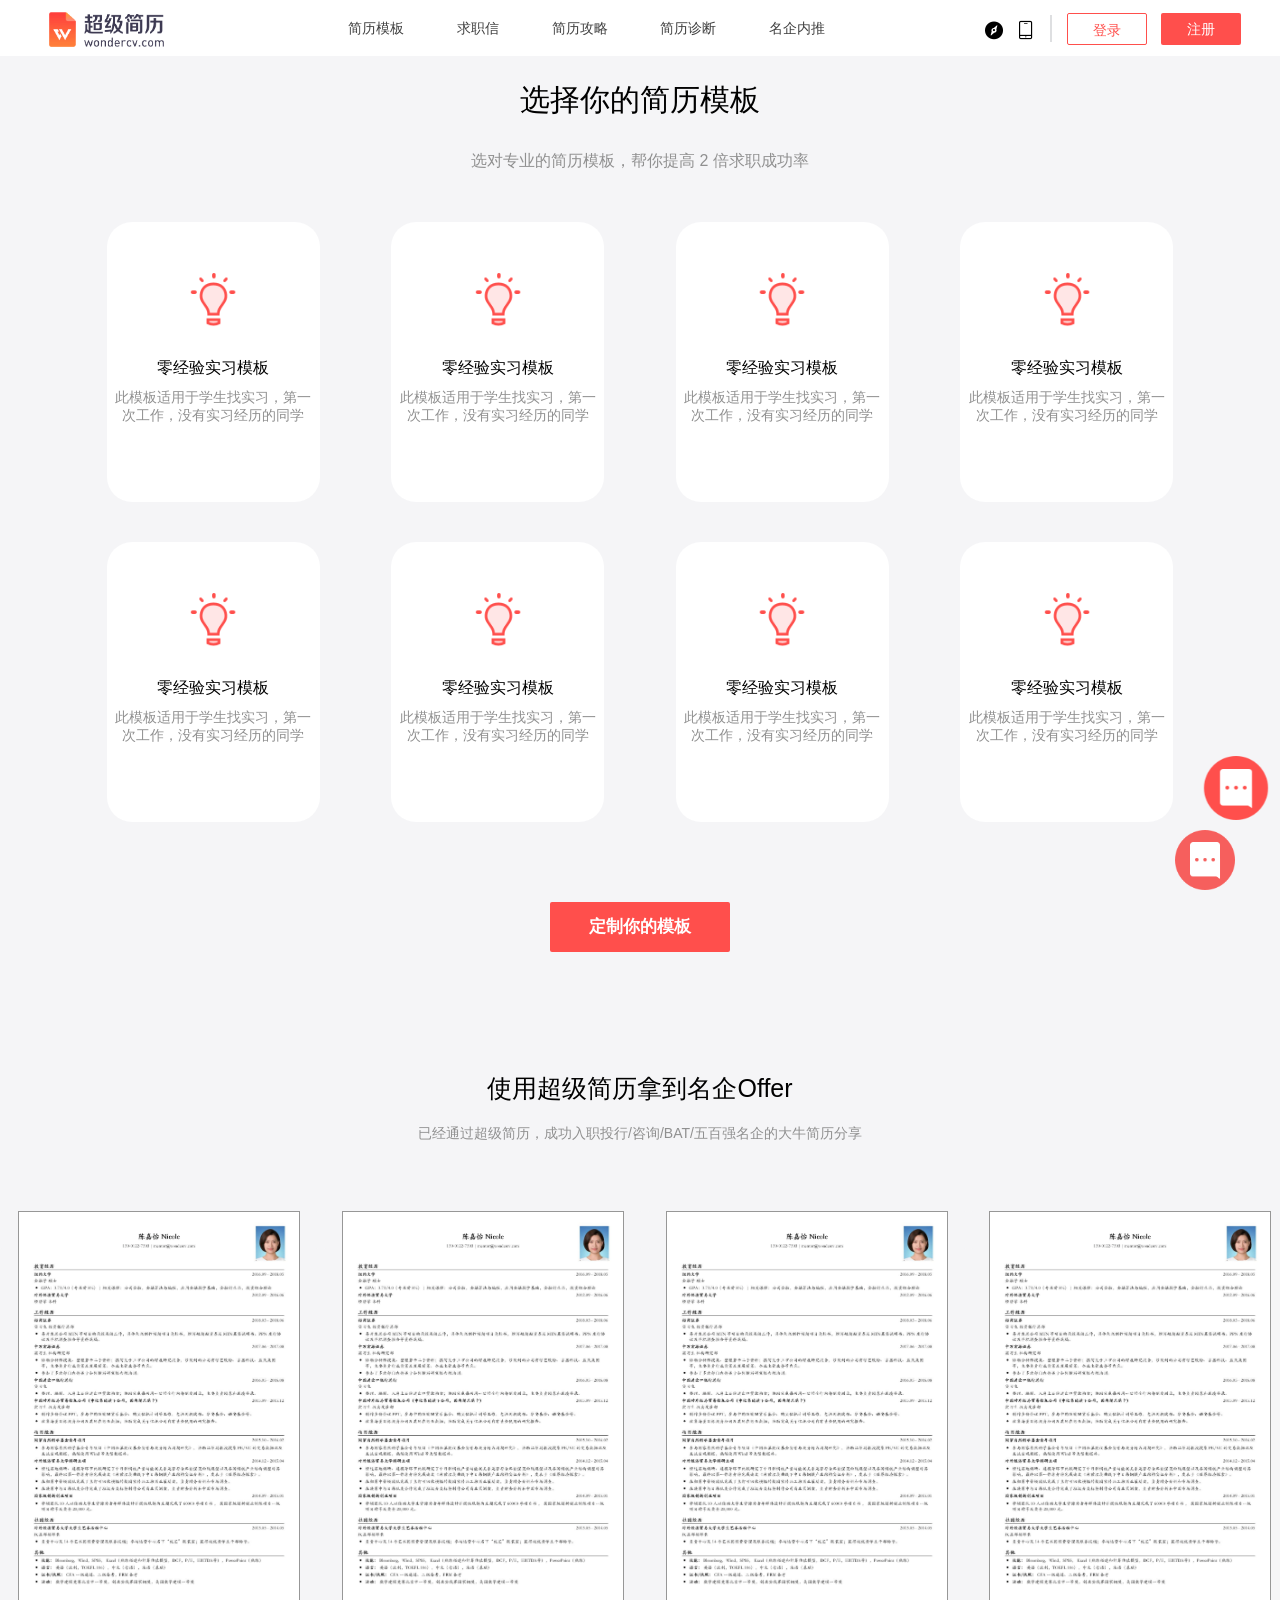
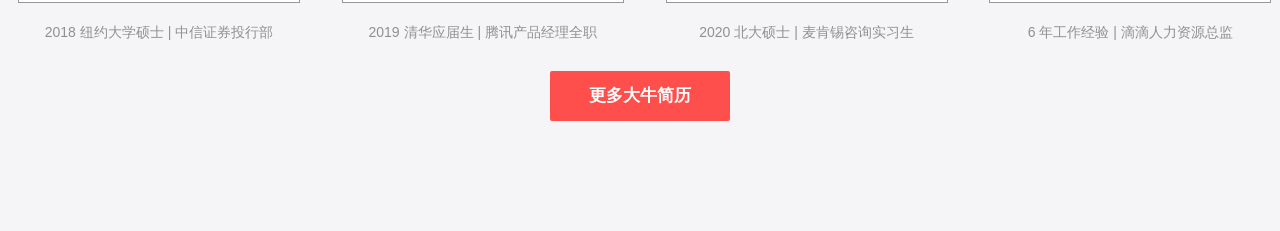
<file: jlmb.html>
<!DOCTYPE html>
<html>

<head>
	<meta charset="utf-8" />
	<meta name="viewport" content="width=device-width, initial-scale=1">
	<title>免费简历模板-英文简历模板-应届生简历模板专业制作 – 超级简历 WonderCV</title>
	<link rel="icon" href="img/favicon.ico">
	<link rel="stylesheet" type="text/css" href="layui/css/layui.css" />
	<script src="layui/layui.js" type="text/javascript" charset="utf-8"></script>
	<style type="text/css">
		* {
			margin: 0;
			padding: 0;
		}



		@media screen and (max-width: 380px) {
			.header .nav .nav_r .nav_r_icon i:nth-child(1) {
				display: none;
			}
		}

		@media screen and (max-width: 1130px) {
			.header .nav .nav_m {
				display: none;
			}

			.header .nav .nav_r .nav_r_btn a:nth-child(2) {
				display: none;
			}

			.header .nav .nav_r {
				float: right;
			}
		}

		.header {
			width: 100%;
			height: 56px;
			position: fixed;
			z-index: 999;
			top: 0;
			left: 0;
			margin: 0;
			background: #fff;
		}

		.header .nav {
			width: 100%;
			height: 56px;
		}

		.header .nav .nav_l {
			height: 56px;
			display: flex;
			justify-content: center;
			line-height: 56px;
		}

		.header .nav .nav_l a img {
			width: 115px;
		}

		.header .nav .nav_m {
			height: 56px;
		}

		.header .nav .nav_m ul {
			width: 530px;
			height: 56px;
			margin: 0 auto;
			line-height: 56px;
			list-style: none;
			display: flex;
			justify-content: space-around;
		}

		.header .nav .nav_m ul li {
			width: 100%;
			display: flex;
			justify-content: space-around;
		}

		.header .nav .nav_m ul li a {
			color: #404040;
		}

		.header .nav .nav_m ul li a:hover {
			color: #ff4f4c;
		}

		.header .nav .nav_r {
			height: 56px;
			display: flex;
		}

		.header .nav .nav_r .nav_r_icon {
			margin-left: 15px;
			margin-top: 20px;
		}

		.header .nav .nav_r .nav_r_icon i {
			margin-left: 10px;
			font-size: 18px;
			cursor: pointer;
		}

		.header .nav .nav_r .nav_r_icon i:nth-child(2) {
			display: inline-block;
			height: 35px;
		}

		.header .nav .nav_r .nav_r_icon i:nth-child(2):hover .model {
			display: block;
		}

		.header .nav .nav_r .model {
			width: 240px;
			height: 300px;
			background-color: #fff;
			border: 1px solid #DEDFE1;
			border-radius: 4px;
			cursor: pointer;
			position: absolute;
			left: -50px;
			top: 100%;
			z-index: 999;
			display: none;
		}

		.header .nav .nav_r .model:hover {
			display: block;
		}

		.header .nav .nav_r .model p {
			text-align: center;
			margin-top: 13px;
			font-size: 14px;
			color: #404040;
			margin-bottom: 5px;
		}

		.header .nav .nav_r .model img {
			width: 160px;
			display: block;
			margin: 0 auto;
		}

		.header .nav .nav_r .model .model_btn {
			width: 150px;
			margin: 0 auto;
			margin-top: 5px;
		}

		.header .nav .nav_r .model .model_btn a:nth-child(1) {
			background: #ff4f4c;
		}

		.header .nav .nav_r .model .model_btn a:nth-child(2) {
			margin: 0;
			background: #fff;
			margin-top: 7px;
			color: #ff4f4c;
			border: 1px solid #ff4f4c;
		}

		.header .nav .nav_r .model .model_btn a:nth-child(1):hover {
			background: #ff4f4c;
			color: #fff;
		}

		.header .nav .nav_r .model .model_btn a:nth-child(2):hover {
			background: #ff4f4c;
			color: #fff;
		}

		.header .nav .nav_r span {
			margin-left: 15px;
			margin-top: 15px;
			display: block;
			height: 25px;
			background: #dedfe1;
			border: 1px solid #dedfe1;
		}

		.header .nav .nav_r .nav_r_btn {
			margin-left: 15px;
			line-height: 56px;
		}

		.header .nav .nav_r .nav_r_btn a {
			display: inline-block;
			width: 80px;
			height: 32px;
			line-height: 32px;
			background: #ff4f4c;
		}

		.header .nav .nav_r .nav_r_btn a:nth-child(1) {
			border: 1px solid #ff4f4c;
			background: #fff;
			color: #ff4f4c;
		}

		.header .nav .nav_r .nav_r_btn a:nth-child(1):hover {
			background: #ff4f4c;
			color: #fff;
		}



		.anniu {
			width: 180px;
			height: 40px;
			margin: 0 auto;
			margin-top: 80px;
		}

		.mb {
			width: 100%;
			height: 15px;
			/* border: 1px soild red; */
			margin: 0 auto;
		}

		.con {
			height: auto;
			background: #f5f5f7;
		}

		dl {
			text-align: -webkit-center;
		}

		dt {
			margin-top: 30px;
		}

		dd {
			width: 200px;
			text-align: center;
			margin-top: 10px;
			color: #909090;
		}

		.gudingkuai {
			width: 60px;
			height: 60px;
			position: fixed;
			right: 45px;
			top: 830px;
		}

		.footer {
			width: 100%;
			height: 120px;
		}

		/* --------------------------------------------------客服---------------------------------------------------- */
		.kefu {
			display: block;
			position: fixed;
			box-sizing: border-box;
			font-size: 13px;
			color: rgb(255, 255, 255);
			text-align: center;
			cursor: pointer;
			text-decoration: none;
			z-index: 89;
			right: 0px;
			bottom: 0px;
			width: 64px;
			height: 64px;
			margin-bottom: 80px;
			margin-right: 30px;
		}

		.clearfix:after {
			display: block;
			clear: both;
			content: "";
			visibility: hidden;
			height: 0;
		}

		.clearfix {
			z-index: 1;
		}

		.kefu img {
			width: 64px;
		}
	</style>
</head>

<body>
	<!-- 简历模板头部 -->
	<div class="header">

		<div class="nav layui-row">
			<div class="nav_l layui-col-md2 layui-col-xs6">
				<a href="index.html"><img src="img/logo.png" alt=""></a>
			</div>

			<div class="nav_m layui-col-md7 layui-hide-xs">
				<ul>
					<li>
						<a href="jlmb.html">简历模板</a>
						<a href="qzx.html">求职信</a>
						<a href="jlgl.html">简历攻略</a>
						<a href="jlzd.html">简历诊断</a>
						<a href="mqnt.html">名企内推</a>
					</li>
				</ul>
			</div>

			<div class="nav_r layui-col-md3 layui-col-xs6">
				<div class="nav_r_icon">
					<i class="layui-icon layui-icon-find-fill"></i>
					<i class="layui-icon layui-icon-cellphone">
						<div class="model">
							<p>扫码下载App 同步编辑</p>
							<img src="img/app.png" id="img_1" alt="">
							<div class="model_btn">
								<a id="app_btn" class="layui-btn layui-btn-danger layui-btn-fluid">App</a>
								<a class="layui-btn layui-btn-danger layui-btn-fluid" id="weixin_btn">微信版</a>
							</div>
						</div>
					</i>
				</div>
				<span></span>
				<div class="nav_r_btn">
					<a class="layui-btn layui-btn-primary" href="login.html">登录</a>
					<a class="layui-btn layui-btn-danger" href="login.html">注册</a>
				</div>
			</div>

		</div>
	</div>
	<!-- 简历模板内容 -->
	<div class="con">
		<div class="layui-row">
			<div class="layui-col-md12 layui-col-xs12" style=" margin-top: 80px;">
				<p style="font-size: 30px; text-align: center;">选择你的简历模板</p>
			</div>
			<div class="layui-col-md12 layui-col-xs12" style=" margin-top: 30px;">
				<p style="text-align: center; font-size: 16px; color: #909090;">选对专业的简历模板，帮你提高 2 倍求职成功率</p>
			</div>
		</div>
		<div class="layui-row"
			style="margin-top: 50px; text-align: center; display: flex; justify-content: space-around;">
			<div class="layui-col-md2 layui-hide-xs" style="height: 280px; background: #ffffff; border-radius: 25px; ">
				<dl>
					<img src="img/zero-exp-icon.png" style="width: 60px; height: 55px; margin-top: 50px;">
					<dt>
						<h3>零经验实习模板</h3>
					</dt>
					<dd>
						<p>此模板适用于学生找实习，第一次工作，没有实习经历的同学</p>
					</dd>
				</dl>
			</div>
			<div class="layui-col-md2 layui-hide-xs" style="height: 280px; border-radius: 25px;  background: #ffffff;">
				<dl>
					<img src="img/zero-exp-icon.png" style="width: 60px; height: 55px; margin-top: 50px;">
					<dt>
						<h3>零经验实习模板</h3>
					</dt>
					<dd>
						<p>此模板适用于学生找实习，第一次工作，没有实习经历的同学</p>
					</dd>
				</dl>
			</div>
			<div class="layui-col-md2 layui-hide-xs" style="height: 280px; border-radius: 25px;  background: #ffffff;">
				<dl>
					<img src="img/zero-exp-icon.png" style="width: 60px; height: 55px; margin-top: 50px;">
					<dt>
						<h3>零经验实习模板</h3>
					</dt>
					<dd>
						<p>此模板适用于学生找实习，第一次工作，没有实习经历的同学</p>
					</dd>
				</dl>
			</div>
			<div class="layui-col-md2 layui-hide-xs" style="height: 280px; border-radius: 25px;  background: #ffffff;">
				<dl>
					<img src="img/zero-exp-icon.png" style="width: 60px; height: 55px; margin-top: 50px;">
					<dt>
						<h3>零经验实习模板</h3>
					</dt>
					<dd>
						<p>此模板适用于学生找实习，第一次工作，没有实习经历的同学</p>
					</dd>
				</dl>
			</div>
		</div>
		<div class="layui-row"
			style="margin-top: 40px; text-align: center; display: flex; justify-content: space-around;">
			<div class="layui-col-md2 layui-hide-xs" style="height: 280px; border-radius: 25px;  background: #ffffff;">
				<dl>
					<img src="img/zero-exp-icon.png" style="width: 60px; height: 55px; margin-top: 50px;">
					<dt>
						<h3>零经验实习模板</h3>
					</dt>
					<dd>
						<p>此模板适用于学生找实习，第一次工作，没有实习经历的同学</p>
					</dd>
				</dl>
			</div>
			<div class="layui-col-md2 layui-hide-xs" style="height: 280px; border-radius: 25px;  background: #ffffff;">
				<dl>
					<img src="img/zero-exp-icon.png" style="width: 60px; height: 55px; margin-top: 50px;">
					<dt>
						<h3>零经验实习模板</h3>
					</dt>
					<dd>
						<p>此模板适用于学生找实习，第一次工作，没有实习经历的同学</p>
					</dd>
				</dl>
			</div>
			<div class="layui-col-md2 layui-hide-xs" style="height: 280px; border-radius: 25px;  background: #ffffff;">
				<dl>
					<img src="img/zero-exp-icon.png" style="width: 60px; height: 55px; margin-top: 50px;">
					<dt>
						<h3>零经验实习模板</h3>
					</dt>
					<dd>
						<p>此模板适用于学生找实习，第一次工作，没有实习经历的同学</p>
					</dd>
				</dl>
			</div>
			<div class="layui-col-md2 layui-hide-xs" style="height: 280px; border-radius: 25px;  background: #ffffff;">
				<dl>
					<img src="img/zero-exp-icon.png" style="width: 60px; height: 55px; margin-top: 50px;">
					<dt>
						<h3>零经验实习模板</h3>
					</dt>
					<dd>
						<p>此模板适用于学生找实习，第一次工作，没有实习经历的同学</p>
					</dd>
				</dl>
			</div>
		</div>
		<div class="anniu">
			<div class="layui-row">
				<div class="layui-col-md12 layui-col-xs12">
					<a href="#"><button class="layui-btn layui-btn-fluid"
							style="width: 100%; height: 50px; background: #ff4f4c; font-size: 17px; font-weight: bold;">定制你的模板</button></a>
				</div>
			</div>
		</div>
		<div class="layui-row ">
			<div class="layui-col-md12 layui-col-sm12 layui-col-xs12" style=" margin-top: 120px;">
				<p style="font-size: 25px; text-align: center;">使用超级简历拿到名企Offer</p>
			</div>
			<div class="layui-col-md12 layui-col-xs12" style=" margin-top: 20px;">
				<p style="text-align: center; color: #909090;">已经通过超级简历，成功入职投行/咨询/BAT/五百强名企的大牛简历分享</p>
			</div>
		</div>
		<div class="layui-row layui-col-space15" id="layerDemo" style="margin-top: 50px; text-align: center;">
			<div class="layui-col-md3 layui-hide-xs" style="height: 395px; margin-top: 10px;">
				<button data-method="notice" class="layui-btn" style="background: #F5F5F7;">
					<img src="img/example_cv4_cn.jpg" style="width: 280px; height: 390px; border: 1px solid #979797;">
					<p style="color: #909090; margin-top: 10px; text-align: center; ">2018 纽约大学硕士 | 中信证券投行部</p>
				</button>
			</div>
			<div class="layui-col-md3 layui-hide-xs" style="height: 395px; margin-top: 10px;">
				<button data-method="notice" class="layui-btn" style="background: #F5F5F7;">
					<img src="img/example_cv4_cn.jpg" style="width: 280px; height: 390px; border: 1px solid #979797;">
					<p style="color: #909090; margin-top: 10px; text-align: center;">2019 清华应届生 | 腾讯产品经理全职</p>
				</button>
			</div>
			<div class="layui-col-md3 layui-hide-xs" style="height: 395px; margin-top: 10px;">
				<button data-method="notice" class="layui-btn" style="background: #F5F5F7;">
					<img src="img/example_cv4_cn.jpg" style="width: 280px; height: 390px; border: 1px solid #979797;">
					<p style="color: #909090; margin-top: 10px; text-align: center;">2020 北大硕士 | 麦肯锡咨询实习生</p>
				</button>
			</div>
			<div class="layui-col-md3 layui-hide-xs" style="height: 395px; margin-top: 10px;">
				<button data-method="notice" class="layui-btn" style="background: #F5F5F7;">
					<img src="img/example_cv4_cn.jpg" style="width: 280px; height: 390px; border: 1px solid #979797;">
					<p style="color: #909090; margin-top: 10px; text-align: center;">6 年工作经验 | 滴滴人力资源总监</p>
				</button>
			</div>


			<!-- 手机端 -->
			<div class="layui-col-xs6 layui-col-md-offset2 layui-hide-md" style="height: 100%; ">
				<button data-method="notice" class="layui-btn" style="background: #F5F5F7;"><img
						src="img/example_cv4_cn.jpg" style="width: 100%; border: 1px solid #979797;"></button>
				<p style="color: #909090; margin-top: 220px; text-align: center; ">2018 纽约大学硕士 | 中信证券投行部</p>
			</div>
			<div class="layui-col-xs6 layui-hide-md" style="height: 100%; ">
				<button data-method="notice" class="layui-btn" style="background: #F5F5F7;"><img
						src="img/example_cv4_cn.jpg" style="width: 100%; border: 1px solid #979797;"></button>
				<p style="color: #909090; margin-top: 220px; text-align: center;">2019 清华应届生 | 腾讯产品经理全职</p>
			</div>

			<div class="layui-col-xs6 layui-hide-md" style="height: 100%; margin-top: 20px;">
				<button data-method="notice" class="layui-btn" style="background: #F5F5F7;"><img
						src="img/example_cv4_cn.jpg" style="width: 100%; border: 1px solid #979797;"></button>
				<p style="color: #909090; margin-top: 220px; text-align: center;">2020 北大硕士 | 麦肯锡咨询实习生</p>
			</div>
			<div class="layui-col-xs6 layui-hide-md" style="height: 100%;margin-top: 20px; ">
				<button data-method="notice" class="layui-btn" style="background: #F5F5F7;"><img
						src="img/example_cv4_cn.jpg" style="width: 100%; border: 1px solid #979797;"></button>
				<p style="color: #909090; margin-top: 220px; text-align: center;">6 年工作经验 | 滴滴人力资源总监</p>
			</div>
		</div>

		<div class="anniu">
			<div class="layui-row">
				<div class="layui-col-md12 layui-col-xs12">
					<a href="#"><button class="layui-btn layui-btn-fluid"
							style="width: 100%; height: 50px; background: #ff4f4c; font-size: 17px; font-weight: bold;">更多大牛简历</button></a>
				</div>
			</div>
		</div>


		<!-- 固定块 -->
		<div class="gudingkuai">
			<img src="img/custom_service_btn.png" style="width: 60px;height: 60px;">
		</div>


		<!-- 弹出层JQ -->
		<script>
			layui.use('layer', function () { //独立版的layer无需执行这一句
				var $ = layui.jquery, layer = layui.layer; //独立版的layer无需执行这一句

				//触发事件
				var active = {
					setTop: function () {
						var that = this;
					}

					, notice: function () {
						//示范一个公告层
						layer.open({
							type: 1
							, title: false //不显示标题栏
							, closeBtn: false
							, area: '500px;'
							, shade: 0.8
							, id: 'LAY_layuipro' //设定一个id，防止重复弹出
							, btn: ['关闭']
							, btnAlign: 'c'
							, moveType: 1 //拖拽模式，0或者1
							, content: '<img src="img/example_cv4_cn.jpg" style="width: 500px; height: 710px;"> <button class="layui-btn layui-btn-fluid" style="width:140px; height: 40px; margin-left:180px; margin-top:-650px; background: #ff4f4c; font-size: 15px; font-weight: bold;">使用模板</button>'
						});
					}
				};

				$('#layerDemo .layui-btn').on('click', function () {
					var othis = $(this), method = othis.data('method');
					active[method] ? active[method].call(this, othis) : '';
				});
			});
		</script>






		<!-- 底部 -->
		<div class="footer">

		</div>
	</div>




	<a class="kefu site-demo-button" id="layerDemo">
		<button data-method="offset" data-type="rb" class="layui-btn layui-btn-normal" style="background: 0">
			<img src="img/新客服_1530523129_941.png" alt="">
		</button>
	</a>


	<script>
		layui.use('layer', function () { //独立版的layer无需执行这一句
			var $ = layui.jquery, layer = layui.layer; //独立版的layer无需执行这一句

			//触发事件
			var active = {
				setTop: function () {
					var that = this;

				}
				, offset: function (othis) {
					var type = othis.data('type')
						, text = othis.text();

					layer.open({
						type: 1
						, offset: type //具体配置参考：http://www.layui.com/doc/modules/layer.html#offset
						, id: 'layerDemo' + type //防止重复弹出
						, title: ['超级简历机器人', 'font-size:14px; color:#fff; background: #ff4f4c;']
						, content: `<div style="width: 364px; height:512px; margin: 0 auto;">
						  <div style="height: 364px; padding-top: 30px; background: #F5F8FA; padding-left: 12px;
						  padding-right: 12px;z-index:90">
							  <dl style="">
								  <dt style="font-size: 12px;color: rgba(36,46,51,.4); padding-left: 10px">超级简历机器人18:40:52 </dt>
								  <dd style=" margin-top: 5px; padding: 5px 0 5px 10px ;background: #fff; border-radius: 20px; display: inline-block">您好，很高兴为您服务！</dd>
							  </dl>
						  </div>
		
						  <div class="clearfix" style="padding: 12px 14px; font-size: 14px;">
							  <div>
								  <i style="color: #C7C6C6; font-size: 22px;" class="layui-icon layui-icon-praise"></i>
								  <a style="color: #C7C6C6; float: right" href="">转人工</a>
							  </div>
							  <input style="width: 80%; border: 0; overflow: hidden; overflow-wrap: break-word; height: 40px;" type="text" placeholder="很高兴为您服务，请描述您的问题">
							  <button style="height: 28px; line-height: 23px; background: rgb(245, 245, 245); float: right;padding: 3px 9px; margin-top: 27px;" class="layui-btn layui-btn-primary">发送</button>
						  </div>
		
		
						  <div style="background-color: #F7F7F7; border-top: 1px solid #eee; height: 30px;
						  line-height: 30px; text-align: center">
							  <a style="color: #C7C6C6; font-size: 12px;" href="">Udesk提供客服软件支持</a>
						  </div>
					  </div>`
						, anim: 2
						, area: ['364px', '572px']
						, shade: 0 //不显示遮罩
						, yes: function () {
							layer.closeAll();
						}
					});
				}
			};

			$('#layerDemo .layui-btn').on('click', function () {
				var othis = $(this), method = othis.data('method');
				active[method] ? active[method].call(this, othis) : '';
			});

		});
	</script>
</body>

</html>
</file>
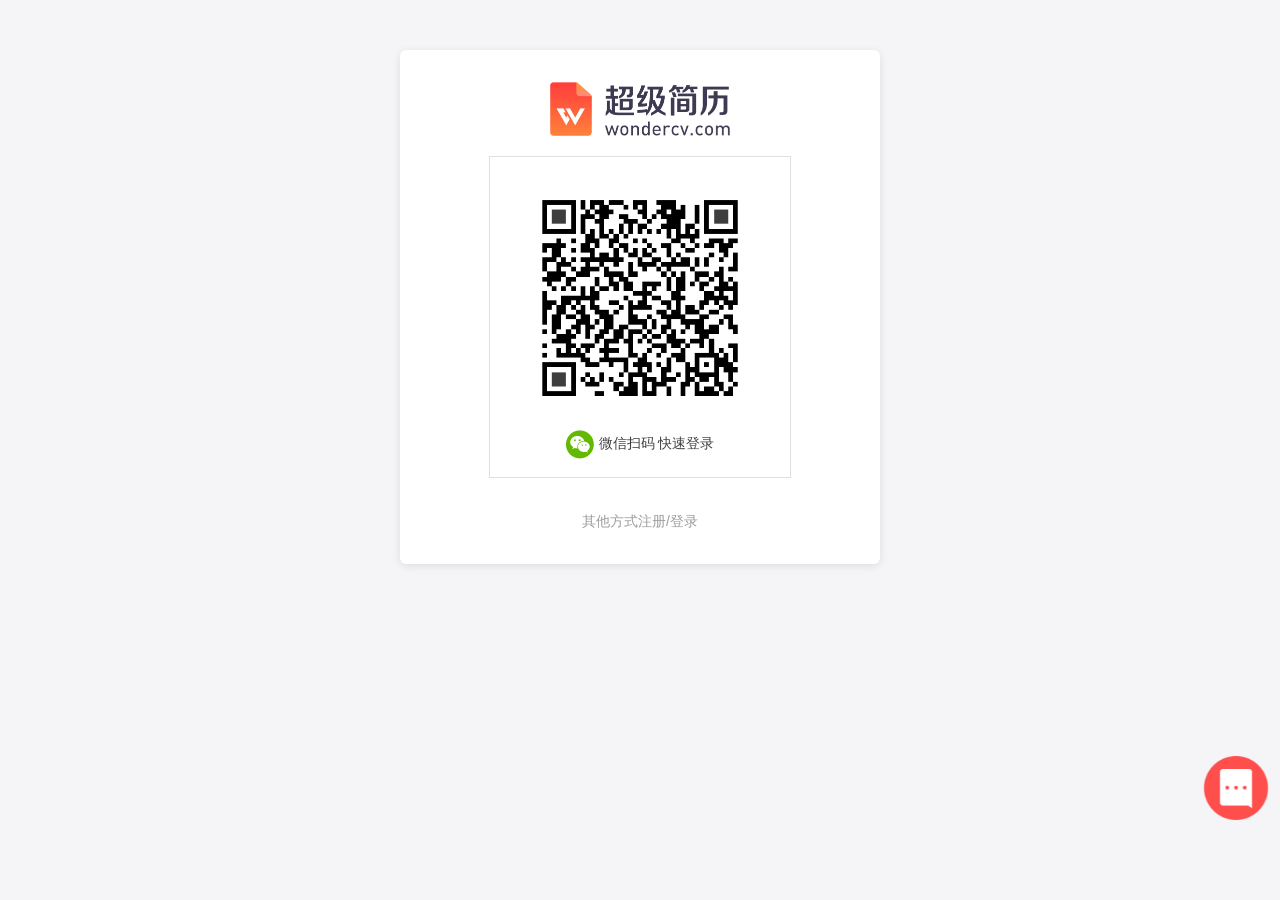
<file: login.html>
<!DOCTYPE html>
<html lang="en">
<head>
    <meta charset="UTF-8">
    <meta name="viewport" content="width=device-width, initial-scale=1.0">
    <meta http-equiv="X-UA-Compatible" content="ie=edge">
    <link rel="stylesheet" href="css/login.css">
    <link rel="stylesheet" href="layui/css/layui.css">
    <title>超级简历</title>
    <link rel="icon" href="img/favicon.ico">
</head>
<body>
    <div class="box">
        <div class="box_t"><a href="index.html"><img src="img/logo.png" alt=""></a></div>
        <div class="box_m">
             <img src="img/weixin.png" alt="">
                
                <div class="box_m1">
                    <i class="layui-icon layui-icon-login-wechat" style="font-size: 28px; color: #62b900;"></i>  
                    <span>微信扫码 快速登录</span>
                </div>
        </div>
        <div class="box_d">
            <a href="zhuce.html">其他方式注册/登录</a>
        </div>
    </div>



    <a class="kefu site-demo-button" id="layerDemo" >
            <button data-method="offset" data-type="rb" class="layui-btn layui-btn-normal" style="background: 0">
                <img src="img/新客服_1530523129_941.png" alt="">
            </button>
          </a>
        
        
          <script>
            layui.use('layer', function () { //独立版的layer无需执行这一句
                var $ = layui.jquery, layer = layui.layer; //独立版的layer无需执行这一句
        
                //触发事件
                var active = {
                  setTop: function () {
                      var that = this;
        
                  }
                  , offset: function (othis) {
                      var type = othis.data('type')
                          , text = othis.text();
        
                    layer.open({
                      type: 1
                      , offset: type //具体配置参考：http://www.layui.com/doc/modules/layer.html#offset
                      , id: 'layerDemo' + type //防止重复弹出
                      , title: ['超级简历机器人', 'font-size:14px; color:#fff; background: #ff4f4c;']
                      , content: `<div style="width: 364px; height:512px; margin: 0 auto;">
                          <div style="height: 364px; padding-top: 30px; background: #F5F8FA; padding-left: 12px;
                          padding-right: 12px;z-index:90">
                              <dl style="">
                                  <dt style="font-size: 12px;color: rgba(36,46,51,.4); padding-left: 10px">超级简历机器人18:40:52 </dt>
                                  <dd style=" margin-top: 5px; padding: 5px 0 5px 10px ;background: #fff; border-radius: 20px; display: inline-block">您好，很高兴为您服务！</dd>
                              </dl>
                          </div>
        
                          <div class="clearfix" style="padding: 12px 14px; font-size: 14px;">
                              <div>
                                  <i style="color: #C7C6C6; font-size: 22px;" class="layui-icon layui-icon-praise"></i>
                                  <a style="color: #C7C6C6; float: right" href="">转人工</a>
                              </div>
                              <input style="width: 80%; border: 0; overflow: hidden; overflow-wrap: break-word; height: 40px;" type="text" placeholder="很高兴为您服务，请描述您的问题">
                              <button style="height: 28px; line-height: 23px; background: rgb(245, 245, 245); float: right;padding: 3px 9px; margin-top: 27px;" class="layui-btn layui-btn-primary">发送</button>
                          </div>
        
        
                          <div style="background-color: #F7F7F7; border-top: 1px solid #eee; height: 30px;
                          line-height: 30px; text-align: center">
                              <a style="color: #C7C6C6; font-size: 12px;" href="">Udesk提供客服软件支持</a>
                          </div>
                      </div>`
                      , anim: 2
                      ,area: ['364px', '572px']
                      , shade: 0 //不显示遮罩
                      , yes: function () {
                          layer.closeAll();
                      }
                    });
                  }
                };
        
                $('#layerDemo .layui-btn').on('click', function () {
                    var othis = $(this), method = othis.data('method');
                    active[method] ? active[method].call(this, othis) : '';
                });
        
            });
          </script>
</body>
</html>
</file>
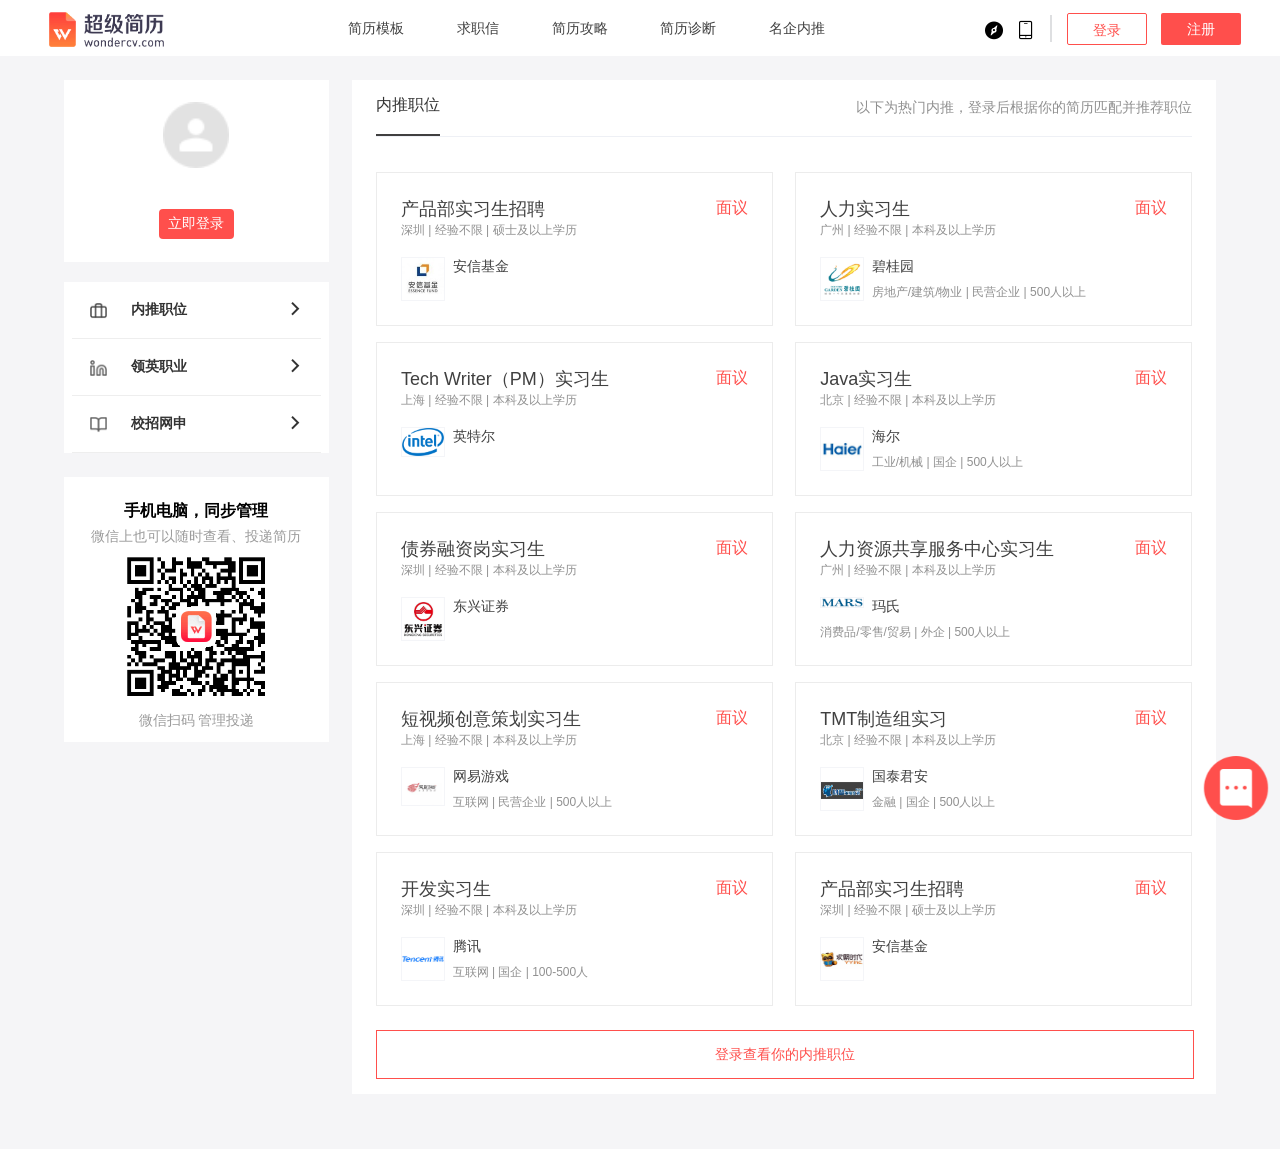
<file: mqnt.html>
<!DOCTYPE html>
<html lang="en">
<head>
	<meta charset="UTF-8">
	<meta name="viewport" content="width=device-width, initial-scale=1.0">
	<meta http-equiv="X-UA-Compatible" content="ie=edge">
  <title>名企内推 - 超级简历WonderCV</title>
  <link rel="icon" href="img/favicon.ico">
	<link rel="stylesheet" href="css/mqnt.css">
  <link rel="stylesheet" href="layui/css/layui.css">
  <script src="js/jquery-3.3.1.js"></script>
  <script type="text/javascript" src="layui/layui.js"></script>


  <script>
      $(document).ready(function(){
          var oImg0=document.getElementById("app_btn");
          var oImg=document.getElementById("img_1");
          console.log(oImg);
          $('#weixin_btn').click(function(){
              oImg.src="img/default_wx_qr.png";
              oImg0.style.background="#fff";
              oImg0.style.color="#ff4f4c";
              oImg0.style.border="1px solid #ff4f4c";
          }
          )
          $('#app_btn').click(function(){
              oImg.src="img/app.png";
              oImg0.style.background="#ff4f4c";
              oImg0.style.color="#fff";
          }
          )
      })
  </script>
</head>
<body>
<!-- ------------------------------------------头部----------------------------------------------- -->
  <div class="header">

      <div class="nav layui-row">
          <div class="nav_l layui-col-md2 layui-col-xs6">
              <a href="index.html"><img src="img/logo.png" alt=""></a>
          </div>

          <div class="nav_m layui-col-md7 layui-hide-xs">
              <ul>
                  <li>
                    <a href="jlmb.html">简历模板</a>
                    <a href="qzx.html">求职信</a>
                    <a href="jlgl.html">简历攻略</a>
                    <a href="jlzd.html">简历诊断</a>
                    <a href="mqnt.html">名企内推</a>
                  </li>
              </ul>
          </div>

          <div class="nav_r layui-col-md3 layui-col-xs6">
                  <div class="nav_r_icon">
                      <i class="layui-icon layui-icon-find-fill"></i>
                      <i class="layui-icon layui-icon-cellphone">
                          <div class="model">
                              <p>扫码下载App 同步编辑</p>
                              <img src="img/app.png" id="img_1" alt="">
                              <div class="model_btn">
                                  <a id="app_btn" class="layui-btn layui-btn-danger layui-btn-fluid">App</a>
                                  <a class="layui-btn layui-btn-danger layui-btn-fluid" id="weixin_btn">微信版</a>
                              </div>
                          </div>
                      </i>
                      <!-- <i class="layui-icon layui-icon-cellphone layui-hide-sm">
                          <div class="model">
                              <p>扫码下载App 同步编辑</p>
                              <img src="img/app.png" alt="">
                              <div class="model_btn">
                                  <a href="" class="layui-btn layui-btn-danger layui-btn-fluid">App</a>
                                  <a href="" class="layui-btn layui-btn-danger layui-btn-fluid">微信版</a>
                              </div>
                          </div>
                      </i> -->
                  </div>
                  <span></span>
                  <div class="nav_r_btn">
                      <a class="layui-btn layui-btn-primary" href="login.html">登录</a>
                      <a class="layui-btn layui-btn-danger" href="login.html">注册</a>
                  </div>
          </div>

      </div>
  </div>


<!-- ------------------------------------------左边----------------------------------------------- -->
  <div class="layui-hide-xs" style="padding-top: 80px; background: #f5f5f7;">
    <div class="main">
      <div class="main_l">
        <div class="l_t" >
          <div class="dl" >
              <div style="margin: 0 auto;"><img src="img/default_forum_icon.png" alt=""></div>
              <a href="###"><p>立即登录</p></a>
          </div>
        </div>


        <div class="l_c">
          <a class="active" href="">
            <div class="ac_1">
              <span><img src="img/recruit_infos_hover.png" alt=""></span>
              <span>内推职位</span>
              <span class="clearfix layui-icon layui-icon-right" style="float: right;"></span>
            </div>
          </a>
          <a class="active" href="">
            <div class="ac_1">
              <span><img src="img/in_recruit_infos.png" alt=""></span>
              <span>领英职业</span>
              <span class="clearfix layui-icon layui-icon-right" style="float: right;"></span>
            </div>
          </a>
          <a class="active" href="">
            <div class="ac_1">
              <span><img src="img/campus_recruiting.png" alt=""></span>
              <span>校招网申</span>
              <span class="clearfix layui-icon layui-icon-right" style="float: right;"></span>
            </div>
          </a>
        </div>



        <div class="l_b">
          <P class="sj">手机电脑，同步管理</P>
          <P class="wx">微信上也可以随时查看、投递简历</P>
          <div>
            <img src="img/default_wx_qr.png" alt="">
          </div>
          <P class="sm">微信扫码 管理投递</P>
        </div>
      </div>


<!-- ----------------------------------------右侧------------------------------------------- -->


      <div class="main_r">
        <ul class="nt clearfix">
          <span></span>
          <li class="nt_1"><a href="###">内推职位</a></li>
          <li>
            <span>以下为热门内推，登录后根据你的简历匹配并推荐职位</span>
          </li>
        </ul>

        <div class="xia">
          <div class="xia_main">
            <div class="yige">
              <a href="mqnt2.html">
                <div class="one">
                  <span>产品部实习生招聘</span>
                  <i>面议</i>
                </div>
                <div class="two">
                  <span>深圳 | 经验不限 | 硕士及以上学历</span>
                </div>
                <div class="three clearfix">
                  <img src="img/1.jpg" alt="">
                  <div><p>安信基金</p></div>
                </div>
              </a>
            </div>
            <div class="yige">
              <a href="mqnt2.html">
                <div class="one">
                  <span>人力实习生</span>
                  <i>面议</i>
                </div>
                <div class="two">
                  <span>广州 | 经验不限 | 本科及以上学历</span>
                </div>
                <div class="three clearfix">
                  <img src="img/2.jpg" alt="">
                  <div>
                    <p>碧桂园</p>
                    <i>房地产/建筑/物业 | 民营企业 | 500人以上</i>
                  </div>
                </div>
              </a>
            </div>
            <div class="yige">
              <a href="mqnt2.html">
                <div class="one">
                  <span>Tech Writer（PM）实习生</span>
                  <i>面议</i>
                </div>
                <div class="two">
                  <span>上海 | 经验不限 | 本科及以上学历</span>
                </div>
                <div class="three clearfix">
                  <img src="img/3.jpg" alt="">
                  <div><p>英特尔</p></div>
                </div>
              </a>
            </div>
            <div class="yige">
              <a href="mqnt2.html">
                <div class="one">
                  <span>Java实习生</span>
                  <i>面议</i>
                </div>
                <div class="two">
                  <span>北京 | 经验不限 | 本科及以上学历</span>
                </div>
                <div class="three clearfix">
                  <img src="img/4.jpg" alt="">
                  <div>
                    <p>海尔</p>
                    <i>工业/机械 | 国企 | 500人以上</i>
                  </div>
                </div>
              </a>
            </div>
            <div class="yige">
              <a href="mqnt2.html">
                <div class="one">
                  <span>债券融资岗实习生</span>
                  <i>面议</i>
                </div>
                <div class="two">
                  <span>深圳 | 经验不限 | 本科及以上学历</span>
                </div>
                <div class="three clearfix">
                  <img src="img/5.jpg" alt="">
                  <div><p>东兴证券</p></div>
                </div>
              </a>
            </div>
            <div class="yige">
              <a href="mqnt2.html">
                <div class="one">
                  <span>人力资源共享服务中心实习生</span>
                  <i>面议</i>
                </div>
                <div class="two">
                  <span>广州 | 经验不限 | 本科及以上学历</span>
                </div>
                <div class="three clearfix">
                  <img src="img/6.jpg" alt="">
                  <div>
                    <p>玛氏</p>
                    <i>消费品/零售/贸易 | 外企 | 500人以上</i>
                  </div>
                </div>
              </a>
            </div>
            <div class="yige">
              <a href="mqnt2.html">
                <div class="one">
                  <span>短视频创意策划实习生</span>
                  <i>面议</i>
                </div>
                <div class="two">
                  <span>上海 | 经验不限 | 本科及以上学历</span>
                </div>
                <div class="three clearfix">
                  <img src="img/7.jpg" alt="">
                  <div>
                    <p>网易游戏</p>
                    <i>互联网 | 民营企业 | 500人以上</i>
                  </div>
                </div>
              </a>
            </div>
            <div class="yige">
              <a href="mqnt2.html">
                <div class="one">
                  <span>TMT制造组实习</span>
                  <i>面议</i>
                </div>
                <div class="two">
                  <span>北京 | 经验不限 | 本科及以上学历</span>
                </div>
                <div class="three clearfix">
                  <img src="img/8.jpg" alt="">
                  <div>
                    <p>国泰君安</p>
                    <i>金融 | 国企 | 500人以上</i>
                  </div>
                </div>
              </a>
            </div>
            <div class="yige">
              <a href="mqnt2.html">
                <div class="one">
                  <span>开发实习生</span>
                  <i>面议</i>
                </div>
                <div class="two">
                  <span>深圳 | 经验不限 | 本科及以上学历</span>
                </div>
                <div class="three clearfix">
                  <img src="img/9.jpg" alt="">
                  <div>
                    <p>腾讯</p>
                    <i>互联网 | 国企 | 100-500人</i>
                  </div>
                </div>
              </a>
            </div>
            <div class="yige">
              <a href="mqnt2.html">
                <div class="one">
                  <span>产品部实习生招聘</span>
                  <i>面议</i>
                </div>
                <div class="two">
                  <span>深圳 | 经验不限 | 硕士及以上学历</span>
                </div>
                <div class="three clearfix">
                  <img src="img/10.jpg" alt="">
                  <div><p>安信基金</p></div>
                </div>
              </a>
            </div>
          </div>
          <a class="anniu" href="login.html">登录查看你的内推职位</a>
        </div>
      </div>
    </div>
  </div>



  <!-- -------------------------------------------手机------------------------------------------- -->
  <div class="layui-row layui-hide-md" style="background: #f5f5f7; padding-top: 58px;">
    <div class="layui-hide-md layui-col-xs12">
      <div class="jj clearfix">
        <a href="">
          <p>内推职位</p>
        </a>
      </div>


      <div class="yige layui-hide-md layui-col-xs12" id="shouji">
        <a href="mqnt2.html">
          <div class="one">
            <span>产品部实习生招聘</span>
            <i>面议</i>
          </div>
          <div class="two">
            <span>深圳 | 经验不限 | 硕士及以上学历</span>
          </div>
          <div class="three clearfix">
            <img src="img/1.jpg" alt="">
            <div><p>安信基金</p></div>
          </div>
        </a>
      </div>
      <div class="yige layui-hide-md layui-col-xs12" id="shouji">
        <a href="mqnt2.html">
          <div class="one">
            <span>人力实习生</span>
            <i>面议</i>
          </div>
          <div class="two">
            <span>广州 | 经验不限 | 本科及以上学历</span>
          </div>
          <div class="three clearfix">
            <img src="img/2.jpg" alt="">
            <div>
              <p>碧桂园</p>
              <i>房地产/建筑/物业 | 民营企业 | 500人以上</i>
            </div>
          </div>
        </a>
      </div>
      <div class="yige layui-hide-md layui-col-xs12" id="shouji">
        <a href="mqnt2.html">
          <div class="one">
            <span>Tech Writer（PM）实习生</span>
            <i>面议</i>
          </div>
          <div class="two">
            <span>上海 | 经验不限 | 本科及以上学历</span>
          </div>
          <div class="three clearfix">
            <img src="img/3.jpg" alt="">
            <div><p>英特尔</p></div>
          </div>
        </a>
      </div>
      <div class="yige layui-hide-md layui-col-xs12" id="shouji">
        <a href="mqnt2.html">
          <div class="one">
            <span>Java实习生</span>
            <i>面议</i>
          </div>
          <div class="two">
            <span>北京 | 经验不限 | 本科及以上学历</span>
          </div>
          <div class="three clearfix">
            <img src="img/4.jpg" alt="">
            <div>
              <p>海尔</p>
              <i>工业/机械 | 国企 | 500人以上</i>
            </div>
          </div>
        </a>
      </div>
      <div class="yige layui-hide-md layui-col-xs12" id="shouji">
        <a href="mqnt2.html">
          <div class="one">
            <span>债券融资岗实习生</span>
            <i>面议</i>
          </div>
          <div class="two">
            <span>深圳 | 经验不限 | 本科及以上学历</span>
          </div>
          <div class="three clearfix">
            <img src="img/5.jpg" alt="">
            <div><p>东兴证券</p></div>
          </div>
        </a>
      </div>
      <div class="yige layui-hide-md layui-col-xs12" id="shouji">
        <a href="mqnt2.html">
          <div class="one">
            <span>人力资源共享服务中心实习生</span>
            <i>面议</i>
          </div>
          <div class="two">
            <span>广州 | 经验不限 | 本科及以上学历</span>
          </div>
          <div class="three clearfix">
            <img src="img/6.jpg" alt="">
            <div>
              <p>玛氏</p>
              <i>消费品/零售/贸易 | 外企 | 500人以上</i>
            </div>
          </div>
        </a>
      </div>
      <div class="yige layui-hide-md layui-col-xs12" id="shouji">
        <a href="mqnt2.html">
          <div class="one">
            <span>短视频创意策划实习生</span>
            <i>面议</i>
          </div>
          <div class="two">
            <span>上海 | 经验不限 | 本科及以上学历</span>
          </div>
          <div class="three clearfix">
            <img src="img/7.jpg" alt="">
            <div>
              <p>网易游戏</p>
              <i>互联网 | 民营企业 | 500人以上</i>
            </div>
          </div>
        </a>
      </div>
      <div class="yige layui-hide-md layui-col-xs12" id="shouji">
        <a href="mqnt2.html">
          <div class="one">
            <span>TMT制造组实习</span>
            <i>面议</i>
          </div>
          <div class="two">
            <span>北京 | 经验不限 | 本科及以上学历</span>
          </div>
          <div class="three clearfix">
            <img src="img/8.jpg" alt="">
            <div>
              <p>国泰君安</p>
              <i>金融 | 国企 | 500人以上</i>
            </div>
          </div>
        </a>
      </div>
      <div class="yige layui-hide-md layui-col-xs12" id="shouji">
        <a href="mqnt2.html">
          <div class="one">
            <span>开发实习生</span>
            <i>面议</i>
          </div>
          <div class="two">
            <span>深圳 | 经验不限 | 本科及以上学历</span>
          </div>
          <div class="three clearfix">
            <img src="img/9.jpg" alt="">
            <div>
              <p>腾讯</p>
              <i>互联网 | 国企 | 100-500人</i>
            </div>
          </div>
        </a>
      </div>
      <div class="yige layui-hide-md layui-col-xs12" id="shouji">
        <a href="mqnt2.html">
          <div class="one">
            <span>产品部实习生招聘</span>
            <i>面议</i>
          </div>
          <div class="two">
            <span>深圳 | 经验不限 | 硕士及以上学历</span>
          </div>
          <div class="three clearfix">
            <img src="img/10.jpg" alt="">
            <div><p>安信基金</p></div>
          </div>
        </a>
      </div>
    </div>
  </div>

  

  <!-- -------------------------------------------客服------------------------------------------ -->
  <!-- <a class="kefu" href="">
      <img src="img/新客服_1530523129_941.png" alt="">
  </a> -->



  <a class="kefu site-demo-button" id="layerDemo" >
    <button data-method="offset" data-type="rb" class="layui-btn layui-btn-normal" style="background: 0">
        <img src="img/新客服_1530523129_941.png" alt="">
    </button>
  </a>


  <script>
    layui.use('layer', function () { //独立版的layer无需执行这一句
        var $ = layui.jquery, layer = layui.layer; //独立版的layer无需执行这一句

        //触发事件
        var active = {
          setTop: function () {
              var that = this;

          }
          , offset: function (othis) {
              var type = othis.data('type')
                  , text = othis.text();

            layer.open({
              type: 1
              , offset: type //具体配置参考：http://www.layui.com/doc/modules/layer.html#offset
              , id: 'layerDemo' + type //防止重复弹出
              , title: ['超级简历机器人', 'font-size:14px; color:#fff; background: #ff4f4c;']
              , content: `<div style="width: 364px; height:512px; margin: 0 auto;">
                  <div style="height: 364px; padding-top: 30px; background: #F5F8FA; padding-left: 12px;
                  padding-right: 12px;z-index:90">
                      <dl style="">
                          <dt style="font-size: 12px;color: rgba(36,46,51,.4); padding-left: 10px">超级简历机器人18:40:52 </dt>
                          <dd style=" margin-top: 5px; padding: 5px 0 5px 10px ;background: #fff; border-radius: 20px; display: inline-block">您好，很高兴为您服务！</dd>
                      </dl>
                  </div>

                  <div class="clearfix" style="padding: 12px 14px; font-size: 14px;">
                      <div>
                          <i style="color: #C7C6C6; font-size: 22px;" class="layui-icon layui-icon-praise "></i>
                          <a style="color: #C7C6C6; float: right" href="">转人工</a>
                      </div>
                      <input style="width: 80%; border: 0; overflow: hidden; overflow-wrap: break-word; height: 40px;" type="text" placeholder="很高兴为您服务，请描述您的问题">
                      <button style="height: 28px; line-height: 23px; background: rgb(245, 245, 245); float: right;padding: 3px 9px; margin-top: 27px;" class="layui-btn layui-btn-primary">发送</button>
                  </div>


                  <div style="background-color: #F7F7F7; border-top: 1px solid #eee; height: 30px;
                  line-height: 30px; text-align: center">
                      <a style="color: #C7C6C6; font-size: 12px;" href="">Udesk提供客服软件支持</a>
                  </div>
              </div>`
              , anim: 2
              ,area: ['364px', '572px']
              , shade: 0 //不显示遮罩
              , yes: function () {
                  layer.closeAll();
              }
            });
          }
        };

        $('#layerDemo .layui-btn').on('click', function () {
            var othis = $(this), method = othis.data('method');
            active[method] ? active[method].call(this, othis) : '';
        });

    });
  </script>


</body>
</html>
</file>
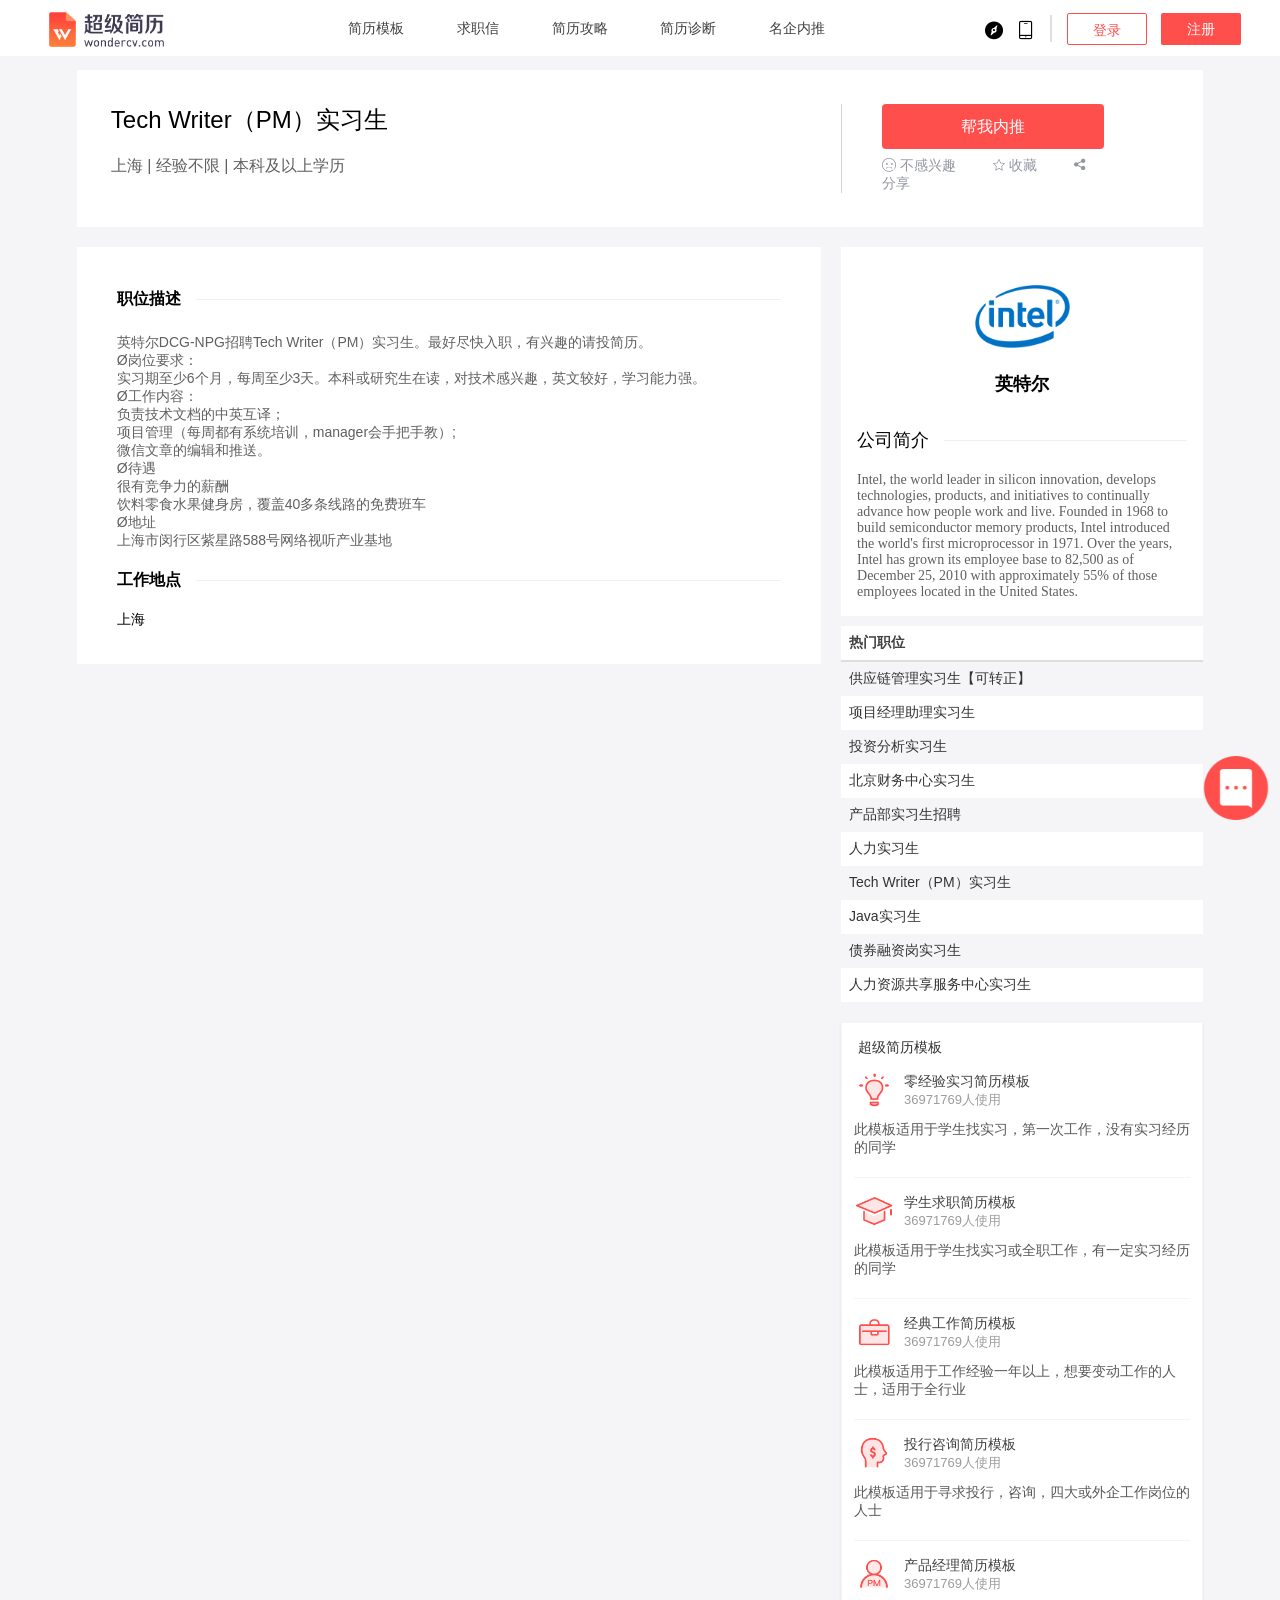
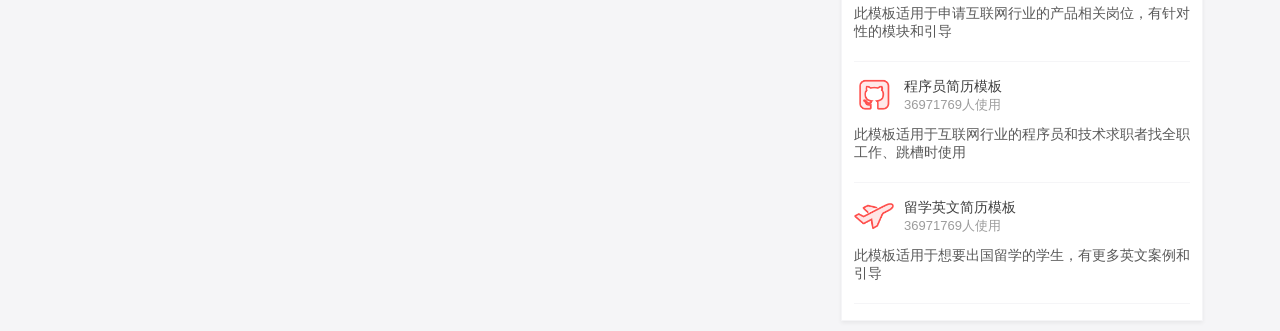
<file: mqnt2.html>
<!DOCTYPE html>
<html lang="en">
<head>
    <meta charset="UTF-8">
    <meta name="viewport" content="width=device-width, initial-scale=1.0">
    <meta http-equiv="X-UA-Compatible" content="ie=edge">
    <title>Tech Writer（PM）实习生招聘 - Tech Writer（PM）实习生任职要求 - 找工作上超级简历 WonderCV</title>
    <link rel="icon" href="img/favicon.ico">
    <link rel="stylesheet" href="css/mqnt2.css">
    <link rel="stylesheet" href="layui/css/layui.css">
    <script type="text/javascript" src="layui/layui.js"></script>
</head>
<body>
    <!-- ------------------------------------------头部----------------------------------------------- -->
    <div class="header">
        <div class="nav layui-row">
            <div class="nav_l layui-col-md2 layui-col-xs6">
                <a href="index.html"><img src="img/logo.png" alt=""></a>
            </div>

            <div class="nav_m layui-col-md7 layui-hide-xs">
                <ul>
                    <li>
                        <a href="jlmb.html">简历模板</a>
                        <a href="qzx.html">求职信</a>
                        <a href="jlgl.html">简历攻略</a>
                        <a href="jlzd.html">简历诊断</a>
                        <a href="mqnt.html">名企内推</a>
                    </li>
                </ul>
            </div>

            <div class="nav_r layui-col-md3 layui-col-xs6">
                <div class="nav_r_icon">
                    <i class="layui-icon layui-icon-find-fill"></i>
                    <i class="layui-icon layui-icon-cellphone">
                        <div class="model">
                            <p>扫码下载App 同步编辑</p>
                            <img src="img/app.png" alt="">
                            <div class="model_btn">
                                <a href="" class="layui-btn layui-btn-danger layui-btn-fluid">App</a>
                                <a href="" class="layui-btn layui-btn-danger layui-btn-fluid">微信版</a>
                            </div>
                        </div>
                    </i>
                    <!-- <i class="layui-icon layui-icon-cellphone layui-hide-sm">
                        <div class="model">
                            <p>扫码下载App 同步编辑</p>
                            <img src="img/app.png" alt="">
                            <div class="model_btn">
                                <a href="" class="layui-btn layui-btn-danger layui-btn-fluid">App</a>
                                <a href="" class="layui-btn layui-btn-danger layui-btn-fluid">微信版</a>
                            </div>
                        </div>
                    </i> -->
                </div>
                <span></span>
                <div class="nav_r_btn">
                    <a class="layui-btn layui-btn-primary" href="login.html">登录</a>
                    <a class="layui-btn layui-btn-danger" href="login.html">注册</a>
                </div>
            </div>
        </div>
    </div>
  


    
<!-- -----------------------------------------------main---------------------------------------------------------- -->
    <div style="padding-top: 70px; background: #f5f5f7;">
        <div class="main">
            <div>
                <div class="layui-row top">
                    <div class="layui-col-md8 layui-col-xs12">
                        <div class="top_l">
                            <h1>Tech Writer（PM）实习生</h1>
                            <p>上海 | 经验不限 | 本科及以上学历</p>
                        </div>
                    </div>
                    <div class="layui-col-md4 layui-hide-xs">
                        <div class="top_r">
                            <div style="border-left: 1px solid #d4d4d4;">
                                <div class="rm">
                                    <div class="n">
                                        <a href="">帮我内推</a>
                                    </div> 
                                    <div class="t layui-hide-xs">
                                        <a class="layui-icon layui-icon-face-cry" href=""> 不感兴趣</a>
                                        <a class="layui-icon layui-icon-rate" href="" style="padding: 0 32px"> 收藏</a>
                                        <a class="layui-icon layui-icon-share" href=""> 分享</a>
                                    </div>                                
                                </div>
                            </div>          
                        </div>
                    </div>


                    <div class="layui-col-xs12 layui-hide-md">
                        <div class="nx">
                            <a href="">帮我内推</a>
                        </div> 
                        <div class="t layui-hide-xs">
                            <a class="layui-icon layui-icon-face-cry" href=""> 不感兴趣</a>
                            <a class="layui-icon layui-icon-rate" href="" style="padding: 0 32px"> 收藏</a>
                            <a class="layui-icon layui-icon-share" href=""> 分享</a>
                        </div>   
                    </div>


                </div>



<!-- -------------------------------------------------下面----------------------------------------------------- -->
                <div class="layui-row layui-col-space20">
                    <div class="layui-col-md8 layui-col-xs12">
                        <div class="b_l">
                            <div class="b_lt">
                                <fieldset class=" layui-field-title" style="margin-top: 20px;">
                                    <legend>职位描述</legend>
                                </fieldset>
                                <div class="wb">
                                    <p>
                                        英特尔DCG-NPG招聘Tech Writer（PM）实习生。最好尽快入职，有兴趣的请投简历。<br>
                                        Ø岗位要求：<br>
                                        实习期至少6个月，每周至少3天。本科或研究生在读，对技术感兴趣，英文较好，学习能力强。<br>
                                        Ø工作内容：<br>
                                        负责技术文档的中英互译；<br>
                                        项目管理（每周都有系统培训，manager会手把手教）;<br>
                                        微信文章的编辑和推送。<br>
                                        Ø待遇<br>
                                        很有竞争力的薪酬<br>
                                        饮料零食水果健身房，覆盖40多条线路的免费班车<br>
                                        Ø地址<br>
                                        上海市闵行区紫星路588号网络视听产业基地
                                    </p>
                                </div>
                            </div>
                            <div style="padding-bottom: 25px;">
                                <fieldset class="layui-field-title" style="margin-top: 20px;">
                                    <legend>工作地点</legend>
                                </fieldset>
                                <p>上海</p>
                            </div>
                        </div>
                    </div>
                    <div class="layui-col-md4 layui-col-xs12">
                        <div class="b_r">
                            <div class="b_rt">
                                <img src="img/intel.png" alt="">
                                <i>英特尔</i>
                                <div class="jianjie">
                                    <fieldset class="layui-field-title" style="margin-top: 20px;">
                                        <legend>公司简介</legend>
                                    </fieldset>
                                    <p>Intel, the world leader in silicon innovation, develops technologies, products, and initiatives to continually advance how people work and live. Founded in 1968 to build semiconductor memory products, Intel introduced the world's first microprocessor in 1971. Over the years, Intel has grown its employee base to 82,500 as of December 25, 2010 with approximately 55% of those employees located in the United States.</p>
                                </div>
                            </div>
                            <div class="b_rb">
                                <div class="rmzw">
                                  <ul>
                                      <li id="li" style="border-bottom: 2px solid #ddd; font-weight: 900">热门职位</li>
                                      <li><a href="">供应链管理实习生【可转正】</a></li>
                                      <li id="li"><a href="">项目经理助理实习生</a></li>
                                      <li><a href="">投资分析实习生</a></li>
                                      <li id="li"><a href="">北京财务中心实习生</a></li>
                                      <li><a href="">产品部实习生招聘</a></li>
                                      <li id="li"><a href="">人力实习生</a></li>
                                      <li><a href="">Tech Writer（PM）实习生</a></li>
                                      <li id="li"><a href="">Java实习生</a></li>
                                      <li><a href="">债券融资岗实习生</a></li>
                                      <li id="li"><a href="">人力资源共享服务中心实习生</a></li>
                                  </ul>
                                </div>


                                <div class="mb">
                                    <div class="mb_m">
                                        <a href="jlmb.html">超级简历模板</a>
                                    </div>
                                    <div class="mb_x">
                                        <div class="tongyi">
                                            <div class="clearfix">
                                                <div class="tu">
                                                    <img src="img/zero-exp-icon.png" alt="">
                                                </div>
                                                <div class="zi">
                                                    <h3>零经验实习简历模板</h3>
                                                    <p>36971769人使用</p>
                                                </div>
                                            </div>
                                            <div class="muban">此模板适用于学生找实习，第一次工作，没有实习经历的同学</div>
                                            <div class="tc">
                                                <div class="site-demo-button" id="layerDemo" style="margin-bottom: 0;">
                                                        <button data-method="offset" data-type="auto" class="layui-btn layui-btn-normal ">
                                                            中文模板
                                                        </button>
                                                        <button data-method="offset" data-type="auto" class="layui-btn layui-btn-normal ">
                                                                英文模板
                                                        </button>
                                                </div>
                                            </div>
                                        </div>

                                        <div class="tongyi">
                                            <div class="clearfix">
                                                <div class="tu">
                                                    <img src="img/tpl-college.png" alt="">
                                                </div>
                                                <div class="zi">
                                                    <h3>学生求职简历模板</h3>
                                                    <p>36971769人使用</p>
                                                </div>
                                            </div>
                                            <div class="muban">此模板适用于学生找实习或全职工作，有一定实习经历的同学</div>
                                            <div class="tc">
                                                <div class="site-demo-button" id="layerDemo" style="margin-bottom: 0;">
                                                        <button data-method="offset" data-type="auto" class="layui-btn layui-btn-normal ">
                                                            中文模板
                                                        </button>
                                                        <button data-method="offset" data-type="auto" class="layui-btn layui-btn-normal ">
                                                                英文模板
                                                        </button>
                                                </div>
                                            </div>
                                        </div>

                                        <div class="tongyi">
                                            <div class="clearfix">
                                                <div class="tu">
                                                    <img src="img/tpl-classic.png" alt="">
                                                </div>
                                                <div class="zi">
                                                    <h3>经典工作简历模板</h3>
                                                    <p>36971769人使用</p>
                                                </div>
                                            </div>
                                            <div class="muban">此模板适用于工作经验一年以上，想要变动工作的人士，适用于全行业</div>
                                            <div class="tc">
                                                <div class="site-demo-button" id="layerDemo" style="margin-bottom: 0;">
                                                        <button data-method="offset" data-type="auto" class="layui-btn layui-btn-normal ">
                                                            中文模板
                                                        </button>
                                                        <button data-method="offset" data-type="auto" class="layui-btn layui-btn-normal ">
                                                                英文模板
                                                        </button>
                                                </div>
                                            </div>
                                        </div>

                                        <div class="tongyi">
                                            <div class="clearfix">
                                                <div class="tu">
                                                    <img src="img/tpl-investment.png" alt="">
                                                </div>
                                                <div class="zi">
                                                    <h3>投行咨询简历模板</h3>
                                                    <p>36971769人使用</p>
                                                </div>
                                            </div>
                                            <div class="muban">此模板适用于寻求投行，咨询，四大或外企工作岗位的人士</div>
                                            <div class="tc">
                                                <div class="site-demo-button" id="layerDemo" style="margin-bottom: 0;">
                                                        <button data-method="offset" data-type="auto" class="layui-btn layui-btn-normal ">
                                                            中文模板
                                                        </button>
                                                        <button data-method="offset" data-type="auto" class="layui-btn layui-btn-normal ">
                                                                英文模板
                                                        </button>
                                                </div>
                                            </div>
                                        </div>

                                        <div class="tongyi">
                                            <div class="clearfix">
                                                <div class="tu">
                                                    <img src="img/tpl-pm.png" alt="">
                                                </div>
                                                <div class="zi">
                                                    <h3>产品经理简历模板</h3>
                                                    <p>36971769人使用</p>
                                                </div>
                                            </div>
                                            <div class="muban">此模板适用于申请互联网行业的产品相关岗位，有针对性的模块和引导</div>
                                            <div class="tc">
                                                <div class="site-demo-button" id="layerDemo" style="margin-bottom: 0;">
                                                        <button data-method="offset" data-type="auto" class="layui-btn layui-btn-normal ">
                                                            中文模板
                                                        </button>
                                                </div>
                                            </div>
                                        </div>

                                        <div class="tongyi">
                                            <div class="clearfix">
                                                <div class="tu">
                                                    <img src="img/tpl-programmer.png" alt="">
                                                </div>
                                                <div class="zi">
                                                    <h3>程序员简历模板</h3>
                                                    <p>36971769人使用</p>
                                                </div>
                                            </div>
                                            <div class="muban">此模板适用于互联网行业的程序员和技术求职者找全职工作、跳槽时使用</div>
                                            <div class="tc">
                                                <div class="site-demo-button" id="layerDemo" style="margin-bottom: 0;">
                                                        <button data-method="offset" data-type="auto" class="layui-btn layui-btn-normal ">
                                                            中文模板
                                                        </button>
                                                </div>
                                            </div>
                                        </div>

                                        <div class="tongyi">
                                            <div class="clearfix">
                                                <div class="tu">
                                                    <img src="img/tpl-plane.png" alt="">
                                                </div>
                                                <div class="zi">
                                                    <h3>留学英文简历模板</h3>
                                                    <p>36971769人使用</p>
                                                </div>
                                            </div>
                                            <div class="muban">此模板适用于想要出国留学的学生，有更多英文案例和引导</div>
                                            <div class="tc">
                                                <div class="site-demo-button" id="layerDemo" style="margin-bottom: 0;">
                                                    <button data-method="offset" data-type="auto" class="layui-btn layui-btn-normal ">
                                                        申请硕士
                                                    </button>
                                                    <button data-method="offset" data-type="auto" class="layui-btn layui-btn-normal ">
                                                        申请本科
                                                    </button>
                                                </div>
                                            </div>
                                        </div>

                                    </div>
                                </div>
                            </div>
                        </div>
                    </div>
                </div>
            </div>
        </div>
    </div>


 <!-- -------------------------------------------客服------------------------------------------ -->
    <!-- <a class="kefu" href="">
        <img src="img/新客服_1530523129_941.png" alt="">
    </a> -->

    
    <a class="kefu site-demo-button" id="layerDemo" >
        <button data-method="offset" data-type="rb" class=" kefu_btn layui-btn-normal" style="border: 0;background: 0; cursor: pointer;">
            <img src="img/新客服_1530523129_941.png" alt="">
        </button>
    </a>


    <script>
    layui.use('layer', function () { //独立版的layer无需执行这一句
        var $ = layui.jquery, layer = layui.layer; //独立版的layer无需执行这一句

        //触发事件
        var active = {
            setTop: function () {
                var that = this;

            }
            , offset: function (othis) {
                var type = othis.data('type')
                    , text = othis.text();

            layer.open({
                type: 1
                , offset: type //具体配置参考：http://www.layui.com/doc/modules/layer.html#offset
                , id: 'layerDemo' + type //防止重复弹出
                , title: ['超级简历机器人', 'font-size:14px; color:#fff; background: #ff4f4c;']
                , content: `<div style="width: 364px; height:512px; margin: 0 auto;">
                    <div style="height: 364px; padding-top: 30px; background: #F5F8FA; padding-left: 12px;
                    padding-right: 12px;z-index:90">
                        <dl style="">
                            <dt style="font-size: 12px;color: rgba(36,46,51,.4); padding-left: 10px">超级简历机器人18:40:52 </dt>
                            <dd style=" margin-top: 5px; padding: 5px 0 5px 10px ;background: #fff; border-radius: 20px; display: inline-block">您好，很高兴为您服务！</dd>
                        </dl>
                    </div>

                    <div class="clearfix" style="padding: 12px 14px; font-size: 14px;">
                        <div>
                            <i style="color: #C7C6C6; font-size: 22px;" class="layui-icon layui-icon-praise"></i>
                            <a style="color: #C7C6C6; float: right" href="">转人工</a>
                        </div>
                        <input style="width: 80%; border: 0; overflow: hidden; overflow-wrap: break-word; height: 40px;" type="text" placeholder="很高兴为您服务，请描述您的问题">
                        <button style="height: 28px; line-height: 23px; background: rgb(245, 245, 245); float: right;padding: 3px 9px; margin-top: 27px;" class="layui-btn layui-btn-primary">发送</button>
                    </div>


                    <div style="background-color: #F7F7F7; border-top: 1px solid #eee; height: 30px;
                    line-height: 30px; text-align: center">
                        <a style="color: #C7C6C6; font-size: 12px;" href="">Udesk提供客服软件支持</a>
                    </div>
                </div>`
                , anim: 2
                ,area: ['364px', '572px']
                , shade: 0 //不显示遮罩
                , yes: function () {
                    layer.closeAll();
                }
            });
            }
        };

        $('#layerDemo .kefu_btn').on('click', function () {
            var othis = $(this), method = othis.data('method');
            active[method] ? active[method].call(this, othis) : '';
        });

    });
    </script>
</body>


<script>
        layui.use('layer', function(){ //独立版的layer无需执行这一句
          var $ = layui.jquery, layer = layui.layer; //独立版的layer无需执行这一句
          
          //触发事件
          var active = {
            setTop: function(){
              var that = this; 
             
            }
            ,offset: function(othis){
              var type = othis.data('type')
              ,text = othis.text();
              
              layer.open({
                type: 1
                ,offset: type //具体配置参考：http://www.layui.com/doc/modules/layer.html#offset
                ,id: 'layerDemo'+type //防止重复弹出
                ,content: '<div style="padding: 20px; margin: 0 auto;"><img src="img/white-temp-cn@2x.png" style="width:100%;margin: 0 auto; display:block;"></div>'
                ,btnAlign: 'c' //按钮居中
                ,shade: 0 //不显示遮罩
                ,yes: function(){
                  layer.closeAll();
                }
              });
            }
          };
          
          $('#layerDemo .layui-btn').on('click', function(){
            var othis = $(this), method = othis.data('method');
            active[method] ? active[method].call(this, othis) : '';
          });
          
        });
        </script>
        
</html>
</file>
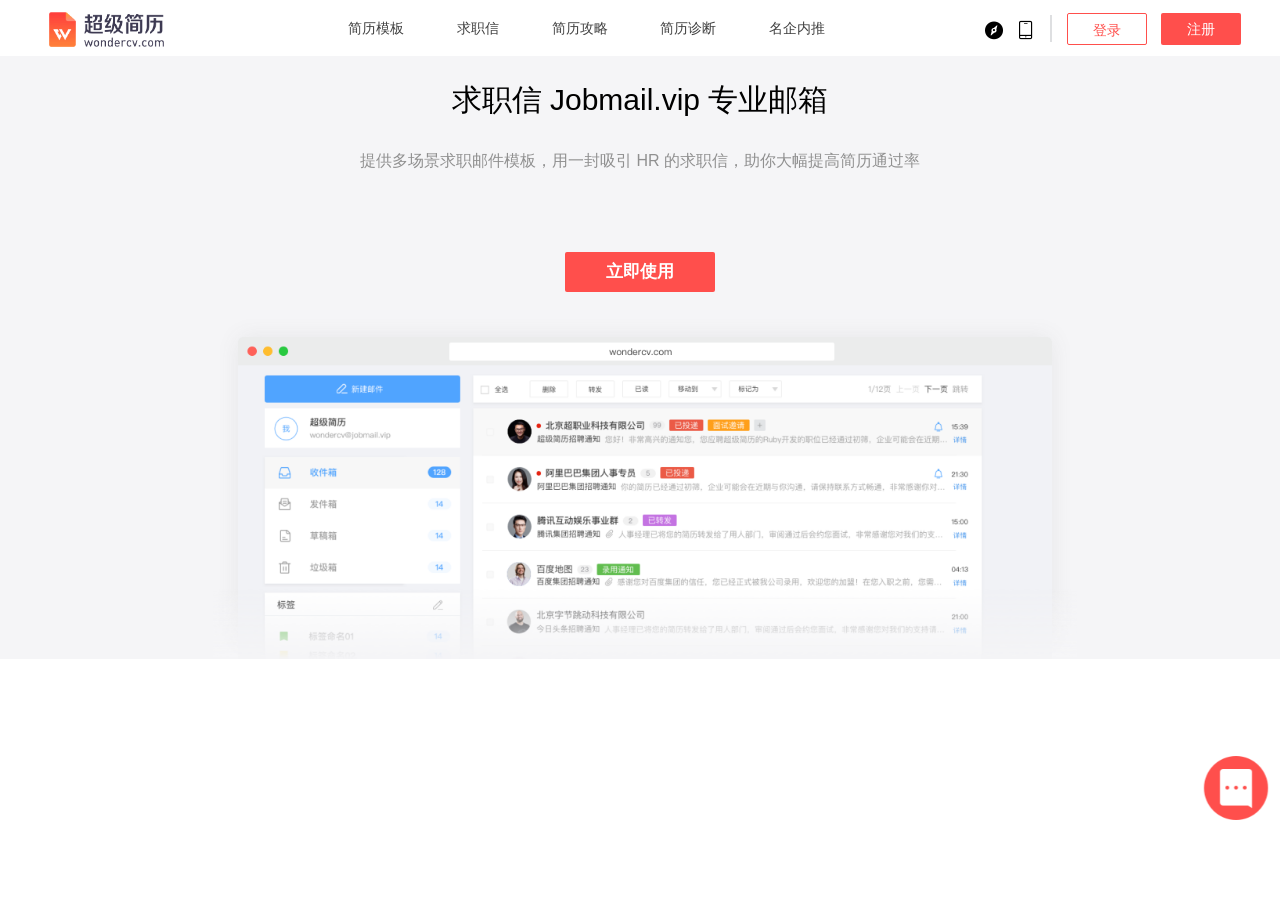
<file: qzx.html>
<!DOCTYPE html>
<html>

<head>
	<meta charset="utf-8" />
	<meta name="viewport" content="width=device-width, initial-scale=1">
	<title>专业求职邮箱 - 超级简历 WonderCV</title>
	<link rel="icon" href="img/favicon.ico">
	<link rel="stylesheet" type="text/css" href="layui/css/layui.css" />
	<script src="layui/layui.js" type="text/javascript" charset="utf-8"></script>
	<style type="text/css">
		* {
			margin: 0;
			padding: 0;
		}

		.con {
			background: #f5f5f7;
		}

		.anniu {
			width: 150px;
			height: 40px;
			margin: 0 auto;
			margin-top: 80px;
		}



		.header {
			width: 100%;
			height: 56px;
			position: fixed;
			z-index: 999;
			top: 0;
			left: 0;
			margin: 0;
			background: #fff;
		}

		.header .nav {
			width: 100%;
			height: 56px;
		}

		.header .nav .nav_l {
			height: 56px;
			display: flex;
			justify-content: center;
			line-height: 56px;
		}

		.header .nav .nav_l a img {
			width: 115px;
		}

		.header .nav .nav_m {
			height: 56px;
		}

		.header .nav .nav_m ul {
			width: 530px;
			height: 56px;
			margin: 0 auto;
			line-height: 56px;
			list-style: none;
			display: flex;
			justify-content: space-around;
		}

		.header .nav .nav_m ul li {
			width: 100%;
			display: flex;
			justify-content: space-around;
		}

		.header .nav .nav_m ul li a {
			color: #404040;
		}

		.header .nav .nav_m ul li a:hover {
			color: #ff4f4c;
		}

		.header .nav .nav_r {
			height: 56px;
			display: flex;
		}

		.header .nav .nav_r .nav_r_icon {
			margin-left: 15px;
			margin-top: 20px;
		}

		.header .nav .nav_r .nav_r_icon i {
			margin-left: 10px;
			font-size: 18px;
			cursor: pointer;
		}

		.header .nav .nav_r .nav_r_icon i:nth-child(2) {
			display: inline-block;
			height: 35px;
		}

		.header .nav .nav_r .nav_r_icon i:nth-child(2):hover .model {
			display: block;
		}

		.header .nav .nav_r .model {
			width: 240px;
			height: 300px;
			background-color: #fff;
			border: 1px solid #DEDFE1;
			border-radius: 4px;
			cursor: pointer;
			position: absolute;
			left: -50px;
			top: 100%;
			z-index: 999;
			display: none;
		}

		.header .nav .nav_r .model:hover {
			display: block;
		}

		.header .nav .nav_r .model p {
			text-align: center;
			margin-top: 13px;
			font-size: 14px;
			color: #404040;
			margin-bottom: 5px;
		}

		.header .nav .nav_r .model img {
			width: 160px;
			display: block;
			margin: 0 auto;
		}

		.header .nav .nav_r .model .model_btn {
			width: 150px;
			margin: 0 auto;
			margin-top: 5px;
		}

		.header .nav .nav_r .model .model_btn a:nth-child(1) {
			background: #ff4f4c;
		}

		.header .nav .nav_r .model .model_btn a:nth-child(2) {
			margin: 0;
			background: #fff;
			margin-top: 7px;
			color: #ff4f4c;
			border: 1px solid #ff4f4c;
		}

		.header .nav .nav_r .model .model_btn a:nth-child(1):hover {
			background: #ff4f4c;
			color: #fff;
		}

		.header .nav .nav_r .model .model_btn a:nth-child(2):hover {
			background: #ff4f4c;
			color: #fff;
		}

		.header .nav .nav_r span {
			margin-left: 15px;
			margin-top: 15px;
			display: block;
			height: 25px;
			background: #dedfe1;
			border: 1px solid #dedfe1;
		}

		.header .nav .nav_r .nav_r_btn {
			margin-left: 15px;
			line-height: 56px;
		}

		.header .nav .nav_r .nav_r_btn a {
			display: inline-block;
			width: 80px;
			height: 32px;
			line-height: 32px;
			background: #ff4f4c;
		}

		.header .nav .nav_r .nav_r_btn a:nth-child(1) {
			border: 1px solid #ff4f4c;
			background: #fff;
			color: #ff4f4c;
		}

		.header .nav .nav_r .nav_r_btn a:nth-child(1):hover {
			background: #ff4f4c;
			color: #fff;
		}

		@media screen and (max-width: 380px) {
			.header .nav .nav_r .nav_r_icon i:nth-child(1) {
				display: none;
			}
		}

		@media screen and (max-width: 1130px) {
			.header .nav .nav_m {
				display: none;
			}

			.header .nav .nav_r .nav_r_btn a:nth-child(2) {
				display: none;
			}

			.header .nav .nav_r {
				float: right;
			}
		}


		/* --------------------------------------------------客服---------------------------------------------------- */
		.kefu {
			display: block;
			position: fixed;
			box-sizing: border-box;
			font-size: 13px;
			color: rgb(255, 255, 255);
			text-align: center;
			cursor: pointer;
			text-decoration: none;
			z-index: 89;
			right: 0px;
			bottom: 0px;
			width: 64px;
			height: 64px;
			margin-bottom: 80px;
			margin-right: 30px;
		}

		.clearfix:after {
			display: block;
			clear: both;
			content: "";
			visibility: hidden;
			height: 0;
		}

		.clearfix {
			z-index: 1;
		}

		.kefu img {
			width: 64px;
		}
	</style>
</head>

<body>
	<!-- 求职信头部 -->
	<div class="header" style="background: #fff;">

		<div class="nav layui-row">
			<div class="nav_l layui-col-md2 layui-col-xs6">
				<a href="index.html"><img src="img/logo.png" alt=""></a>
			</div>

			<div class="nav_m layui-col-md7 layui-hide-xs">
				<ul>
					<li>
						<a href="jlmb.html">简历模板</a>
						<a href="qzx.html">求职信</a>
						<a href="jlgl.html">简历攻略</a>
						<a href="jlzd.html">简历诊断</a>
						<a href="mqnt.html">名企内推</a>
					</li>
				</ul>
			</div>

			<div class="nav_r layui-col-md3 layui-col-xs6">
				<div class="nav_r_icon">
					<i class="layui-icon layui-icon-find-fill"></i>
					<i class="layui-icon layui-icon-cellphone">
						<div class="model">
							<p>扫码下载App 同步编辑</p>
							<img src="img/app.png" id="img_1" alt="">
							<div class="model_btn">
								<a id="app_btn" class="layui-btn layui-btn-danger layui-btn-fluid">App</a>
								<a class="layui-btn layui-btn-danger layui-btn-fluid" id="weixin_btn">微信版</a>
							</div>
						</div>
					</i>
				</div>
				<span></span>
				<div class="nav_r_btn">
					<a class="layui-btn layui-btn-primary" href="login.html">登录</a>
					<a class="layui-btn layui-btn-danger" href="login.html">注册</a>
				</div>
			</div>

		</div>
	</div>
	<!-- 简历模板内容 -->
	<div class="con" style="background: #f5f5f7;">
		<div class="layui-row">
			<div class="layui-col-md12 layui-col-xs12" style=" margin-top: 80px;">
				<p style="font-size: 30px; text-align: center;">求职信 Jobmail.vip 专业邮箱</p>
			</div>
			<div class="layui-col-md12 layui-col-xs12" style=" margin-top: 30px;">
				<p style="text-align: center; font-size: 16px; color: #909090;">提供多场景求职邮件模板，用一封吸引 HR 的求职信，助你大幅提高简历通过率
				</p>
			</div>
		</div>
		<div class="anniu">
			<div class="layui-row">
				<div class="layui-col-md12 layui-col-xs12">
					<a href="#"><button class="layui-btn layui-btn-fluid"
							style="width: 100%; height: 40px; background: #ff4f4c; font-size: 17px; font-weight: bold;">立即使用</button></a>
				</div>
			</div>
		</div>
		<div class="layui-row" style="margin-top: 20px;">
			<div class="layui-col-md9 layui-col-md-offset2 layui-col-xs12">
				<img src="img/2@2x.png" style="width: 90%;">
			</div>
		</div>
	</div>





	<a class="kefu site-demo-button" id="layerDemo">
		<button data-method="offset" data-type="rb" class="layui-btn layui-btn-normal" style="background: 0">
			<img src="img/新客服_1530523129_941.png" alt="">
		</button>
	</a>


	<script>
		layui.use('layer', function () { //独立版的layer无需执行这一句
			var $ = layui.jquery, layer = layui.layer; //独立版的layer无需执行这一句

			//触发事件
			var active = {
				setTop: function () {
					var that = this;

				}
				, offset: function (othis) {
					var type = othis.data('type')
						, text = othis.text();

					layer.open({
						type: 1
						, offset: type //具体配置参考：http://www.layui.com/doc/modules/layer.html#offset
						, id: 'layerDemo' + type //防止重复弹出
						, title: ['超级简历机器人', 'font-size:14px; color:#fff; background: #ff4f4c;']
						, content: `<div style="width: 364px; height:512px; margin: 0 auto;">
						  <div style="height: 364px; padding-top: 30px; background: #F5F8FA; padding-left: 12px;
						  padding-right: 12px;z-index:90">
							  <dl style="">
								  <dt style="font-size: 12px;color: rgba(36,46,51,.4); padding-left: 10px">超级简历机器人18:40:52 </dt>
								  <dd style=" margin-top: 5px; padding: 5px 0 5px 10px ;background: #fff; border-radius: 20px; display: inline-block">您好，很高兴为您服务！</dd>
							  </dl>
						  </div>
		
						  <div class="clearfix" style="padding: 12px 14px; font-size: 14px;">
							  <div>
								  <i style="color: #C7C6C6; font-size: 22px;" class="layui-icon layui-icon-praise"></i>
								  <a style="color: #C7C6C6; float: right" href="">转人工</a>
							  </div>
							  <input style="width: 80%; border: 0; overflow: hidden; overflow-wrap: break-word; height: 40px;" type="text" placeholder="很高兴为您服务，请描述您的问题">
							  <button style="height: 28px; line-height: 23px; background: rgb(245, 245, 245); float: right;padding: 3px 9px; margin-top: 27px;" class="layui-btn layui-btn-primary">发送</button>
						  </div>
		
		
						  <div style="background-color: #F7F7F7; border-top: 1px solid #eee; height: 30px;
						  line-height: 30px; text-align: center">
							  <a style="color: #C7C6C6; font-size: 12px;" href="">Udesk提供客服软件支持</a>
						  </div>
					  </div>`
						, anim: 2
						, area: ['364px', '572px']
						, shade: 0 //不显示遮罩
						, yes: function () {
							layer.closeAll();
						}
					});
				}
			};

			$('#layerDemo .layui-btn').on('click', function () {
				var othis = $(this), method = othis.data('method');
				active[method] ? active[method].call(this, othis) : '';
			});

		});
	</script>
</body>

</html>
</file>
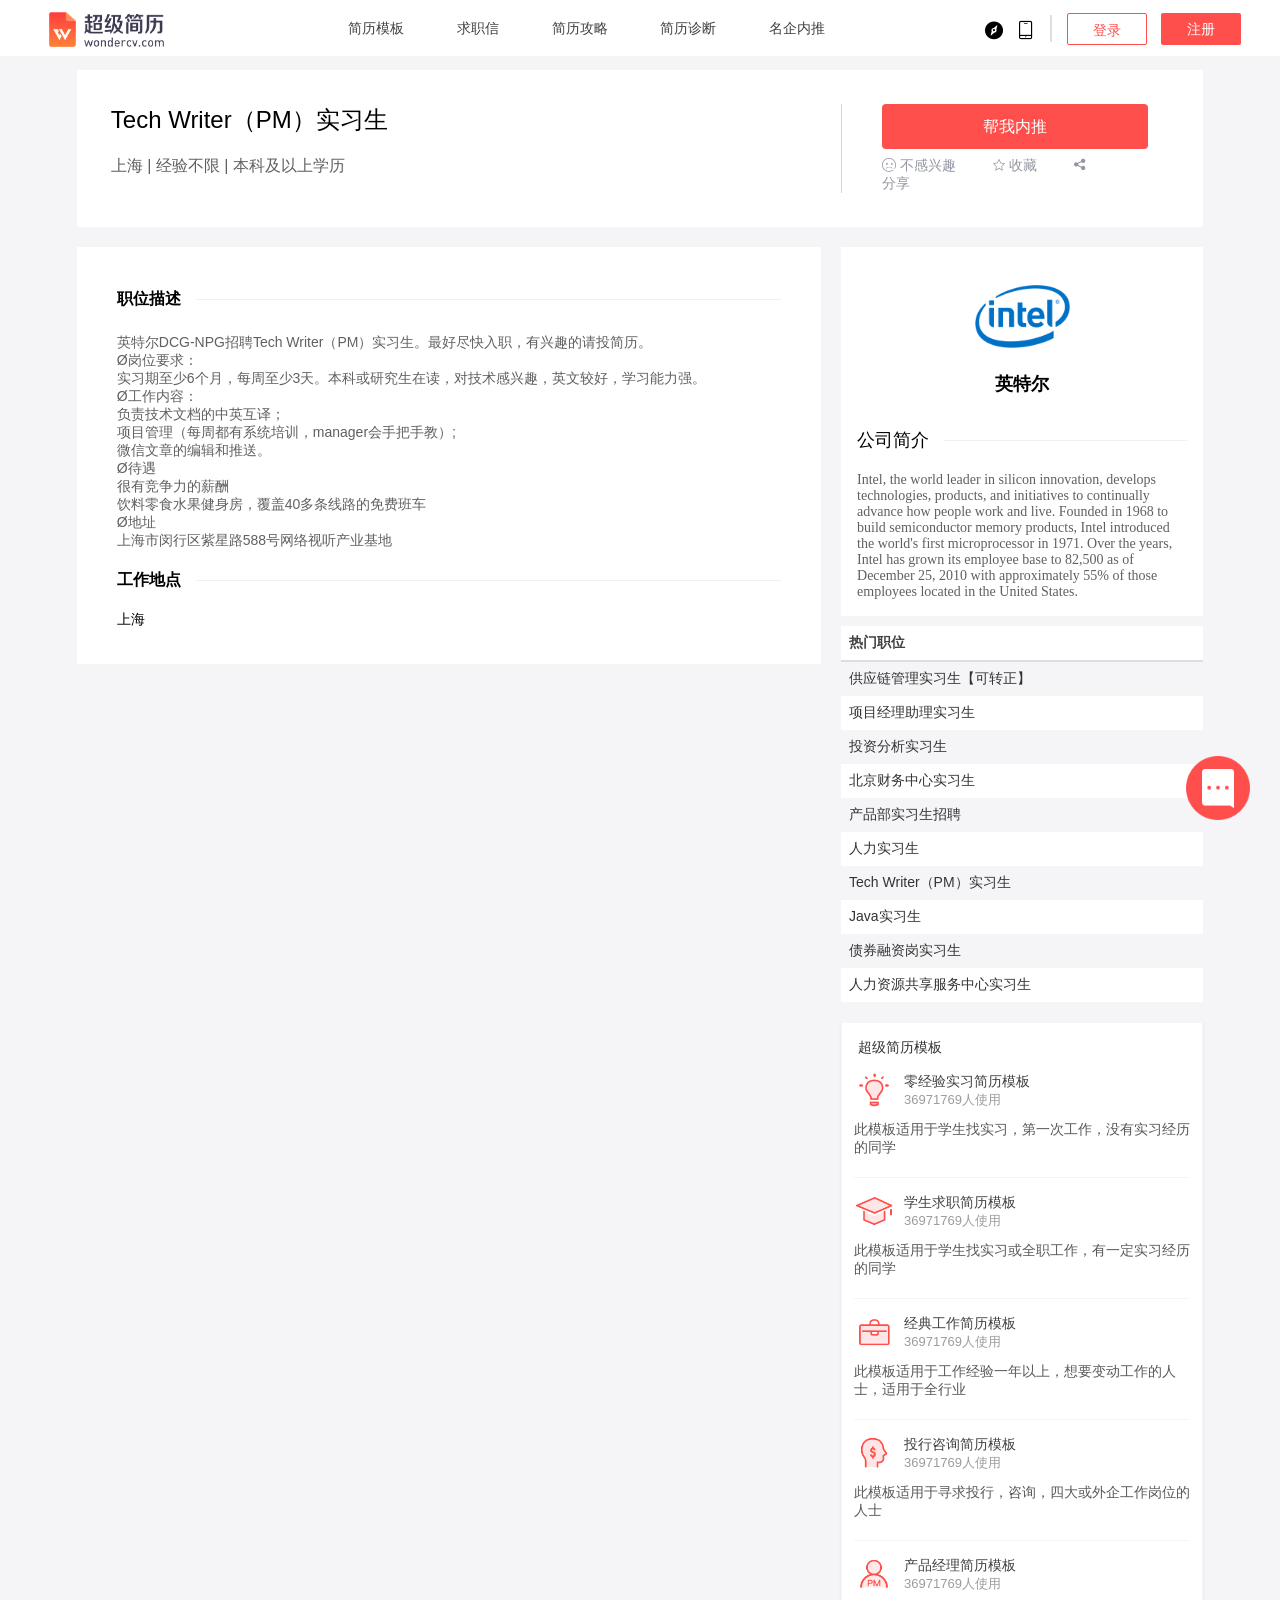
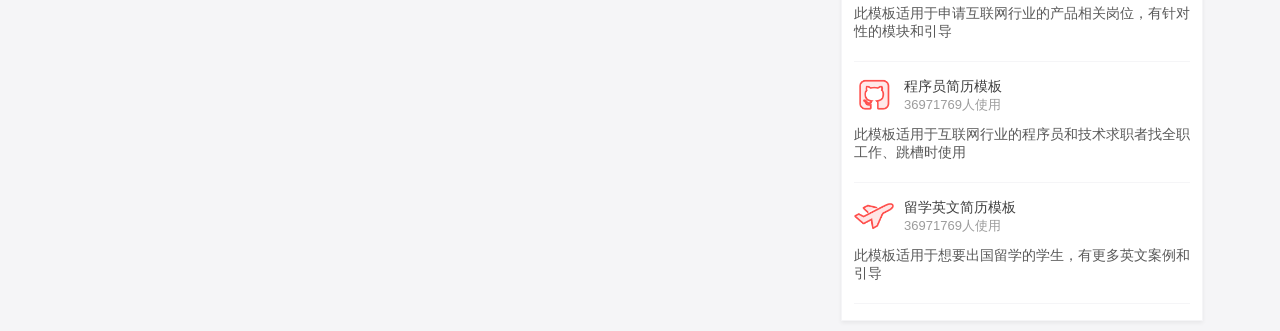
<file: sxs.html>
<!DOCTYPE html>
<html lang="en">
<head>
    <meta charset="UTF-8">
    <meta name="viewport" content="width=device-width, initial-scale=1.0">
    <meta http-equiv="X-UA-Compatible" content="ie=edge">
    <title>Tech Writer（PM）实习生招聘 - Tech Writer（PM）实习生任职要求 - 找工作上超级简历 WonderCV</title>
    <link rel="icon" href="img/favicon.ico">
    <link rel="stylesheet" href="css/sxs.css">
    <link rel="stylesheet" href="layui/css/layui.css">
    <script type="text/javascript" src="layui/layui.js"></script>
</head>
<body>
    <!-- ------------------------------------------头部----------------------------------------------- -->
    <div class="header">
        <div class="nav layui-row">
            <div class="nav_l layui-col-md2 layui-col-xs6">
                <a href="index.html"><img src="img/logo.png" alt=""></a>
            </div>

            <div class="nav_m layui-col-md7 layui-hide-xs">
                <ul>
                    <li>
                        <a href="">简历模板</a>
                        <a href="">求职信</a>
                        <a href="">简历攻略</a>
                        <a href="">简历诊断</a>
                        <a href="mqnt.html">名企内推</a>
                    </li>
                </ul>
            </div>

            <div class="nav_r layui-col-md3 layui-col-xs6">
                <div class="nav_r_icon">
                    <i class="layui-icon layui-icon-find-fill"></i>
                    <i class="layui-icon layui-icon-cellphone">
                        <div class="model">
                            <p>扫码下载App 同步编辑</p>
                            <img src="img/app.png" alt="">
                            <div class="model_btn">
                                <a href="" class="layui-btn layui-btn-danger layui-btn-fluid">App</a>
                                <a href="" class="layui-btn layui-btn-danger layui-btn-fluid">微信版</a>
                            </div>
                        </div>
                    </i>
                    <!-- <i class="layui-icon layui-icon-cellphone layui-hide-sm">
                        <div class="model">
                            <p>扫码下载App 同步编辑</p>
                            <img src="img/app.png" alt="">
                            <div class="model_btn">
                                <a href="" class="layui-btn layui-btn-danger layui-btn-fluid">App</a>
                                <a href="" class="layui-btn layui-btn-danger layui-btn-fluid">微信版</a>
                            </div>
                        </div>
                    </i> -->
                </div>
                <span></span>
                <div class="nav_r_btn">
                    <a class="layui-btn layui-btn-primary" href="login.html">登录</a>
                    <a class="layui-btn layui-btn-danger" href="login.html">注册</a>
                </div>
            </div>
        </div>
    </div>
  


    
<!-- -----------------------------------------------main---------------------------------------------------------- -->
    <div style="padding-top: 70px; background: #f5f5f7;">
        <div class="main">
            <div>
                <div class="layui-row top">
                    <div class="layui-col-md8 layui-col-xs12">
                        <div class="top_l">
                            <h1>Tech Writer（PM）实习生</h1>
                            <p>上海 | 经验不限 | 本科及以上学历</p>
                        </div>
                    </div>
                    <div class="layui-col-md4 layui-hide-xs">
                        <div class="top_r">
                            <div style="border-left: 1px solid #d4d4d4;">
                                <div class="rm">
                                    <div class="n">
                                        <a href="">帮我内推</a>
                                    </div> 
                                    <div class="t layui-hide-xs">
                                        <a class="layui-icon layui-icon-face-cry" href=""> 不感兴趣</a>
                                        <a class="layui-icon layui-icon-rate" href="" style="padding: 0 32px"> 收藏</a>
                                        <a class="layui-icon layui-icon-share" href=""> 分享</a>
                                    </div>                                
                                </div>
                            </div>          
                        </div>
                    </div>


                    <div class="layui-col-xs12 layui-hide-md">
                        <div class="nx">
                            <a href="">帮我内推</a>
                        </div> 
                        <div class="t layui-hide-xs">
                            <a class="layui-icon layui-icon-face-cry" href=""> 不感兴趣</a>
                            <a class="layui-icon layui-icon-rate" href="" style="padding: 0 32px"> 收藏</a>
                            <a class="layui-icon layui-icon-share" href=""> 分享</a>
                        </div>   
                    </div>


                </div>



<!-- -------------------------------------------------下面----------------------------------------------------- -->
                <div class="layui-row layui-col-space20">
                    <div class="layui-col-md8 layui-col-xs12">
                        <div class="b_l">
                            <div class="b_lt">
                                <fieldset class=" layui-field-title" style="margin-top: 20px;">
                                    <legend>职位描述</legend>
                                </fieldset>
                                <div class="wb">
                                    <p>
                                        英特尔DCG-NPG招聘Tech Writer（PM）实习生。最好尽快入职，有兴趣的请投简历。<br>
                                        Ø岗位要求：<br>
                                        实习期至少6个月，每周至少3天。本科或研究生在读，对技术感兴趣，英文较好，学习能力强。<br>
                                        Ø工作内容：<br>
                                        负责技术文档的中英互译；<br>
                                        项目管理（每周都有系统培训，manager会手把手教）;<br>
                                        微信文章的编辑和推送。<br>
                                        Ø待遇<br>
                                        很有竞争力的薪酬<br>
                                        饮料零食水果健身房，覆盖40多条线路的免费班车<br>
                                        Ø地址<br>
                                        上海市闵行区紫星路588号网络视听产业基地
                                    </p>
                                </div>
                            </div>
                            <div style="padding-bottom: 25px;">
                                <fieldset class="layui-field-title" style="margin-top: 20px;">
                                    <legend>工作地点</legend>
                                </fieldset>
                                <p>上海</p>
                            </div>
                        </div>
                    </div>
                    <div class="layui-col-md4 layui-col-xs12">
                        <div class="b_r">
                            <div class="b_rt">
                                <img src="img/intel.png" alt="">
                                <i>英特尔</i>
                                <div class="jianjie">
                                    <fieldset class="layui-field-title" style="margin-top: 20px;">
                                        <legend>公司简介</legend>
                                    </fieldset>
                                    <p>Intel, the world leader in silicon innovation, develops technologies, products, and initiatives to continually advance how people work and live. Founded in 1968 to build semiconductor memory products, Intel introduced the world's first microprocessor in 1971. Over the years, Intel has grown its employee base to 82,500 as of December 25, 2010 with approximately 55% of those employees located in the United States.</p>
                                </div>
                            </div>
                            <div class="b_rb">
                                <div class="rmzw">
                                  <ul>
                                      <li id="li" style="border-bottom: 2px solid #ddd; font-weight: 900">热门职位</li>
                                      <li><a href="">供应链管理实习生【可转正】</a></li>
                                      <li id="li"><a href="">项目经理助理实习生</a></li>
                                      <li><a href="">投资分析实习生</a></li>
                                      <li id="li"><a href="">北京财务中心实习生</a></li>
                                      <li><a href="">产品部实习生招聘</a></li>
                                      <li id="li"><a href="">人力实习生</a></li>
                                      <li><a href="">Tech Writer（PM）实习生</a></li>
                                      <li id="li"><a href="">Java实习生</a></li>
                                      <li><a href="">债券融资岗实习生</a></li>
                                      <li id="li"><a href="">人力资源共享服务中心实习生</a></li>
                                  </ul>
                                </div>


                                <div class="mb">
                                    <div class="mb_m">
                                        <a href="">超级简历模板</a>
                                    </div>
                                    <div class="mb_x">
                                        <div class="tongyi">
                                            <div class="clearfix">
                                                <div class="tu">
                                                    <img src="img/zero-exp-icon.png" alt="">
                                                </div>
                                                <div class="zi">
                                                    <h3>零经验实习简历模板</h3>
                                                    <p>36971769人使用</p>
                                                </div>
                                            </div>
                                            <div class="muban">此模板适用于学生找实习，第一次工作，没有实习经历的同学</div>
                                            <div class="tc">
                                                <div class="site-demo-button" id="layerDemo" style="margin-bottom: 0;">
                                                        <button data-method="offset" data-type="auto" class="layui-btn layui-btn-normal ">
                                                            中文模板
                                                        </button>
                                                        <button data-method="offset" data-type="auto" class="layui-btn layui-btn-normal ">
                                                                英文模板
                                                        </button>
                                                </div>
                                            </div>
                                        </div>

                                        <div class="tongyi">
                                            <div class="clearfix">
                                                <div class="tu">
                                                    <img src="img/tpl-college.png" alt="">
                                                </div>
                                                <div class="zi">
                                                    <h3>学生求职简历模板</h3>
                                                    <p>36971769人使用</p>
                                                </div>
                                            </div>
                                            <div class="muban">此模板适用于学生找实习或全职工作，有一定实习经历的同学</div>
                                            <div class="tc">
                                                <div class="site-demo-button" id="layerDemo" style="margin-bottom: 0;">
                                                        <button data-method="offset" data-type="auto" class="layui-btn layui-btn-normal ">
                                                            中文模板
                                                        </button>
                                                        <button data-method="offset" data-type="auto" class="layui-btn layui-btn-normal ">
                                                                英文模板
                                                        </button>
                                                </div>
                                            </div>
                                        </div>

                                        <div class="tongyi">
                                            <div class="clearfix">
                                                <div class="tu">
                                                    <img src="img/tpl-classic.png" alt="">
                                                </div>
                                                <div class="zi">
                                                    <h3>经典工作简历模板</h3>
                                                    <p>36971769人使用</p>
                                                </div>
                                            </div>
                                            <div class="muban">此模板适用于工作经验一年以上，想要变动工作的人士，适用于全行业</div>
                                            <div class="tc">
                                                <div class="site-demo-button" id="layerDemo" style="margin-bottom: 0;">
                                                        <button data-method="offset" data-type="auto" class="layui-btn layui-btn-normal ">
                                                            中文模板
                                                        </button>
                                                        <button data-method="offset" data-type="auto" class="layui-btn layui-btn-normal ">
                                                                英文模板
                                                        </button>
                                                </div>
                                            </div>
                                        </div>

                                        <div class="tongyi">
                                            <div class="clearfix">
                                                <div class="tu">
                                                    <img src="img/tpl-investment.png" alt="">
                                                </div>
                                                <div class="zi">
                                                    <h3>投行咨询简历模板</h3>
                                                    <p>36971769人使用</p>
                                                </div>
                                            </div>
                                            <div class="muban">此模板适用于寻求投行，咨询，四大或外企工作岗位的人士</div>
                                            <div class="tc">
                                                <div class="site-demo-button" id="layerDemo" style="margin-bottom: 0;">
                                                        <button data-method="offset" data-type="auto" class="layui-btn layui-btn-normal ">
                                                            中文模板
                                                        </button>
                                                        <button data-method="offset" data-type="auto" class="layui-btn layui-btn-normal ">
                                                                英文模板
                                                        </button>
                                                </div>
                                            </div>
                                        </div>

                                        <div class="tongyi">
                                            <div class="clearfix">
                                                <div class="tu">
                                                    <img src="img/tpl-pm.png" alt="">
                                                </div>
                                                <div class="zi">
                                                    <h3>产品经理简历模板</h3>
                                                    <p>36971769人使用</p>
                                                </div>
                                            </div>
                                            <div class="muban">此模板适用于申请互联网行业的产品相关岗位，有针对性的模块和引导</div>
                                            <div class="tc">
                                                <div class="site-demo-button" id="layerDemo" style="margin-bottom: 0;">
                                                        <button data-method="offset" data-type="auto" class="layui-btn layui-btn-normal ">
                                                            中文模板
                                                        </button>
                                                </div>
                                            </div>
                                        </div>

                                        <div class="tongyi">
                                            <div class="clearfix">
                                                <div class="tu">
                                                    <img src="img/tpl-programmer.png" alt="">
                                                </div>
                                                <div class="zi">
                                                    <h3>程序员简历模板</h3>
                                                    <p>36971769人使用</p>
                                                </div>
                                            </div>
                                            <div class="muban">此模板适用于互联网行业的程序员和技术求职者找全职工作、跳槽时使用</div>
                                            <div class="tc">
                                                <div class="site-demo-button" id="layerDemo" style="margin-bottom: 0;">
                                                        <button data-method="offset" data-type="auto" class="layui-btn layui-btn-normal ">
                                                            中文模板
                                                        </button>
                                                </div>
                                            </div>
                                        </div>

                                        <div class="tongyi">
                                            <div class="clearfix">
                                                <div class="tu">
                                                    <img src="img/tpl-plane.png" alt="">
                                                </div>
                                                <div class="zi">
                                                    <h3>留学英文简历模板</h3>
                                                    <p>36971769人使用</p>
                                                </div>
                                            </div>
                                            <div class="muban">此模板适用于想要出国留学的学生，有更多英文案例和引导</div>
                                            <div class="tc">
                                                <div class="site-demo-button" id="layerDemo" style="margin-bottom: 0;">
                                                    <button data-method="offset" data-type="auto" class="layui-btn layui-btn-normal ">
                                                        申请硕士
                                                    </button>
                                                    <button data-method="offset" data-type="auto" class="layui-btn layui-btn-normal ">
                                                        申请本科
                                                    </button>
                                                </div>
                                            </div>
                                        </div>

                                    </div>
                                </div>
                            </div>
                        </div>
                    </div>
                </div>
            </div>
        </div>
    </div>


 <!-- -------------------------------------------客服------------------------------------------ -->
    <a class="kefu" href="">
        <img src="img/新客服_1530523129_941.png" alt="">
    </a>
    
</body>


<script>
        layui.use('layer', function(){ //独立版的layer无需执行这一句
          var $ = layui.jquery, layer = layui.layer; //独立版的layer无需执行这一句
          
          //触发事件
          var active = {
            setTop: function(){
              var that = this; 
             
            }
            ,offset: function(othis){
              var type = othis.data('type')
              ,text = othis.text();
              
              layer.open({
                type: 1
                ,offset: type //具体配置参考：http://www.layui.com/doc/modules/layer.html#offset
                ,id: 'layerDemo'+type //防止重复弹出
                ,content: '<div style="padding: 20px; margin: 0 auto;"><img src="img/white-temp-cn@2x.png" style="width:100%;margin: 0 auto; display:block;"></div>'
                ,btnAlign: 'c' //按钮居中
                ,shade: 0 //不显示遮罩
                ,yes: function(){
                  layer.closeAll();
                }
              });
            }
          };
          
          $('#layerDemo .layui-btn').on('click', function(){
            var othis = $(this), method = othis.data('method');
            active[method] ? active[method].call(this, othis) : '';
          });
          
        });
        </script>
        
</html>
</file>
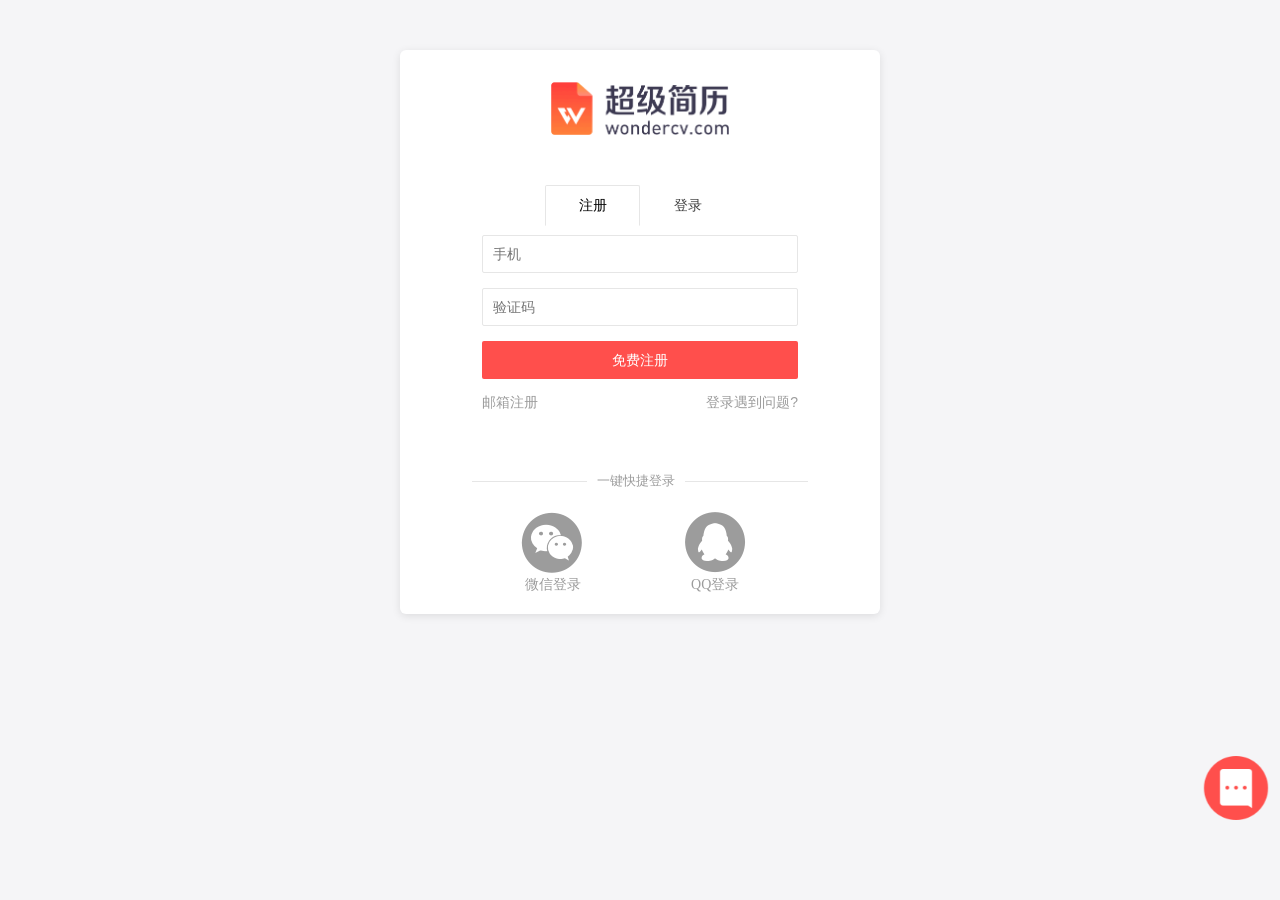
<file: zhuce.html>
<!DOCTYPE html>
<html lang="en">
<head>
    <meta charset="UTF-8">
    <meta name="viewport" content="width=device-width, initial-scale=1.0">
    <meta http-equiv="X-UA-Compatible" content="ie=edge">
    <title>超级简历</title>
    <link rel="icon" href="img/favicon.ico">
	<link rel="stylesheet" href="css/zhuce.css">
    <link rel="stylesheet" href="layui/css/layui.css">
    <script type="text/javascript" src="layui/layui.js"></script>
</head>
<body style="background: #f5f5f7;">
    <div style="background: #f5f5f7; width: 100%; height: 100%;">
        <div class="main clearfix">
            <div class="tu">
                <a href="index.html"><img src="img/logo.png" alt=""></a>
            </div>

            <div class="zcdl">
                <div class="layui-tab" style="width: 70%; margin: 0 auto;">
                    <ul class="layui-tab-title" style="border: 0; margin: 0 73px">
                        <li class="layui-this" style="border: 0">注册</li>
                        <li style="border: 0">登录</li>
                    </ul>
                    <div class="layui-tab-content">
                        <div class="layui-tab-item layui-show">
                            <form class="layui-form" action="">
                                <div class="layui-form-item">
                                    <!-- <label class="layui-form-label">单行输入框</label> -->
                                    <div class="layui-input-block" style="margin-left: 0">
                                    <input type="text" name="title" lay-verify="title" autocomplete="off" placeholder="手机" class="layui-input">
                                    </div>
                                </div>
                                <div class="layui-form-item">
                                    <!-- <label class="layui-form-label">验证必填项</label> -->
                                    <div class="layui-input-block" style="margin-left: 0">
                                    <input type="text" name="username" lay-verify="required" placeholder="验证码" autocomplete="off" class="layui-input">
                                    </div>
                                </div>
                                
                                

                                <div class="layui-form-item">
                                    <div class="layui-input-block" style="margin-left: 0">
                                    <button class="layui-btn" lay-submit="" lay-filter="demo1" style="width: 100%; background: #ff4f4c">免费注册</button>
                                    </div>
                                </div>
                            </form>
                            <div class="a">
                                <a href="" >邮箱注册</a>
                                <a href="" style="float: right;">登录遇到问题?</a>
                            </div>
                        </div>
                        <div class="layui-tab-item">
                            <form class="layui-form" action="">
                                <div class="layui-form-item">
                                    <!-- <label class="layui-form-label">单行输入框</label> -->
                                    <div class="layui-input-block" style="margin-left: 0">
                                    <input type="text" name="title" lay-verify="title" autocomplete="off" placeholder="手机" class="layui-input">
                                    </div>
                                </div>
                                <div class="layui-form-item">
                                    <!-- <label class="layui-form-label">验证必填项</label> -->
                                    <div class="layui-input-block" style="margin-left: 0">
                                    <input type="text" name="username" lay-verify="required" placeholder="验证码" autocomplete="off" class="layui-input">
                                    </div>
                                </div>
                                
                                

                                <div class="layui-form-item">
                                    <div class="layui-input-block" style="margin-left: 0">
                                    <button class="layui-btn" lay-submit="" lay-filter="demo1" style="width: 100%; background: #ff4f4c">登录</button>
                                    </div>
                                </div>
                            </form>
                            <div class="a">
                                <a href="" >邮箱密码登录</a>
                                <a href="" style="float: right;">登录遇到问题?</a>
                            </div>
                        </div>
                    </div>
                </div>
            </div>

            <div class="xiamian">
                <fieldset class="layui-elem-field layui-field-title" style="margin-top: 50px;">
                    <legend>一键快捷登录</legend>
                </fieldset>
                <div class="xm_t clearfix">
                    <a class="WX" href=""><i class="layui-icon layui-icon-login-wechat"><p>微信登录</p></i></a>
                    <a class="QQ" href=""><i class="layui-icon layui-icon-login-qq"><p>QQ登录</p></i></a>
                </div>

            </div>
            

        </div>
    </div>


    <!-- -------------------------------------------客服------------------------------------------ -->
    <!-- <a class="kefu" href="">
            <img src="img/新客服_1530523129_941.png" alt="">
        </a> -->




        <a class="kefu site-demo-button" id="layerDemo" >
                <button data-method="offset" data-type="rb" class="layui-btn layui-btn-normal" style="background: 0">
                    <img src="img/新客服_1530523129_941.png" alt="">
                </button>
              </a>
            
            
              <script>
                layui.use('layer', function () { //独立版的layer无需执行这一句
                    var $ = layui.jquery, layer = layui.layer; //独立版的layer无需执行这一句
            
                    //触发事件
                    var active = {
                      setTop: function () {
                          var that = this;
            
                      }
                      , offset: function (othis) {
                          var type = othis.data('type')
                              , text = othis.text();
            
                        layer.open({
                          type: 1
                          , offset: type //具体配置参考：http://www.layui.com/doc/modules/layer.html#offset
                          , id: 'layerDemo' + type //防止重复弹出
                          , title: ['超级简历机器人', 'font-size:14px; color:#fff; background: #ff4f4c;']
                          , content: `<div style="width: 364px; height:512px; margin: 0 auto;">
                              <div style="height: 364px; padding-top: 30px; background: #F5F8FA; padding-left: 12px;
                              padding-right: 12px;z-index:90">
                                  <dl style="">
                                      <dt style="font-size: 12px;color: rgba(36,46,51,.4); padding-left: 10px">超级简历机器人18:40:52 </dt>
                                      <dd style=" margin-top: 5px; padding: 5px 0 5px 10px ;background: #fff; border-radius: 20px; display: inline-block">您好，很高兴为您服务！</dd>
                                  </dl>
                              </div>
            
                              <div class="clearfix" style="padding: 12px 14px; font-size: 14px;">
                                  <div>
                                      <i style="color: #C7C6C6; font-size: 22px;" class="layui-icon layui-icon-praise"></i>
                                      <a style="color: #C7C6C6; float: right" href="">转人工</a>
                                  </div>
                                  <input style="width: 80%; border: 0; overflow: hidden; overflow-wrap: break-word; height: 40px;" type="text" placeholder="很高兴为您服务，请描述您的问题">
                                  <button style="height: 28px; line-height: 23px; background: rgb(245, 245, 245); float: right;padding: 3px 9px; margin-top: 27px;" class="layui-btn layui-btn-primary">发送</button>
                              </div>
            
            
                              <div style="background-color: #F7F7F7; border-top: 1px solid #eee; height: 30px;
                              line-height: 30px; text-align: center">
                                  <a style="color: #C7C6C6; font-size: 12px;" href="">Udesk提供客服软件支持</a>
                              </div>
                          </div>`
                          , anim: 2
                          ,area: ['364px', '572px']
                          , shade: 0 //不显示遮罩
                          , yes: function () {
                              layer.closeAll();
                          }
                        });
                      }
                    };
            
                    $('#layerDemo .layui-btn').on('click', function () {
                        var othis = $(this), method = othis.data('method');
                        active[method] ? active[method].call(this, othis) : '';
                    });
            
                });
              </script>
    
</body>

    <script>
        layui.use('element', function(){
            var $ = layui.jquery
            ,element = layui.element; //Tab的切换功能，切换事件监听等，需要依赖element模块
            
        });
    </script>

    <script>
        layui.use(['form', 'layedit', 'laydate'], function(){
            var form = layui.form
            ,layer = layui.layer
            ,layedit = layui.layedit
            ,laydate = layui.laydate;
            
            
            //监听指定开关
            form.on('switch(switchTest)', function(data){
            layer.msg('开关checked：'+ (this.checked ? 'true' : 'false'), {
                offset: '6px'
            });
            layer.tips('温馨提示：请注意开关状态的文字可以随意定义，而不仅仅是ON|OFF', data.othis)
            });
            
            //监听提交
            form.on('submit(demo1)', function(data){
            layer.alert(JSON.stringify(data.field), {
                title: '最终的提交信息'
            })
            return false;
            });
            
            
            
        });
    </script>
</html>
</file>
<file: layui/css/layui.css>
/** layui-v2.4.5 MIT License By https://www.layui.com */
 .layui-inline,img{display:inline-block;vertical-align:middle}h1,h2,h3,h4,h5,h6{font-weight:400}.layui-edge,.layui-header,.layui-inline,.layui-main{position:relative}.layui-elip,.layui-form-checkbox span,.layui-form-pane .layui-form-label{text-overflow:ellipsis;white-space:nowrap}.layui-btn,.layui-edge,.layui-inline,img{vertical-align:middle}.layui-btn,.layui-disabled,.layui-icon,.layui-unselect{-webkit-user-select:none;-ms-user-select:none;-moz-user-select:none}blockquote,body,button,dd,div,dl,dt,form,h1,h2,h3,h4,h5,h6,input,li,ol,p,pre,td,textarea,th,ul{margin:0;padding:0;-webkit-tap-highlight-color:rgba(0,0,0,0)}a:active,a:hover{outline:0}img{border:none}li{list-style:none}table{border-collapse:collapse;border-spacing:0}h4,h5,h6{font-size:100%}button,input,optgroup,option,select,textarea{font-family:inherit;font-size:inherit;font-style:inherit;font-weight:inherit;outline:0}pre{white-space:pre-wrap;white-space:-moz-pre-wrap;white-space:-pre-wrap;white-space:-o-pre-wrap;word-wrap:break-word}body{line-height:24px;font:14px Helvetica Neue,Helvetica,PingFang SC,Tahoma,Arial,sans-serif}hr{height:1px;margin:10px 0;border:0;clear:both}a{color:#333;text-decoration:none}a:hover{color:#777}a cite{font-style:normal;*cursor:pointer}.layui-border-box,.layui-border-box *{box-sizing:border-box}.layui-box,.layui-box *{box-sizing:content-box}.layui-clear{clear:both;*zoom:1}.layui-clear:after{content:'\20';clear:both;*zoom:1;display:block;height:0}.layui-inline{*display:inline;*zoom:1}.layui-edge{display:inline-block;width:0;height:0;border-width:6px;border-style:dashed;border-color:transparent;overflow:hidden}.layui-edge-top{top:-4px;border-bottom-color:#999;border-bottom-style:solid}.layui-edge-right{border-left-color:#999;border-left-style:solid}.layui-edge-bottom{top:2px;border-top-color:#999;border-top-style:solid}.layui-edge-left{border-right-color:#999;border-right-style:solid}.layui-elip{overflow:hidden}.layui-disabled,.layui-disabled:hover{color:#d2d2d2!important;cursor:not-allowed!important}.layui-circle{border-radius:100%}.layui-show{display:block!important}.layui-hide{display:none!important}@font-face{font-family:layui-icon;src:url(../font/iconfont.eot?v=240);src:url(../font/iconfont.eot?v=240#iefix) format('embedded-opentype'),url(../font/iconfont.svg?v=240#iconfont) format('svg'),url(../font/iconfont.woff?v=240) format('woff'),url(../font/iconfont.ttf?v=240) format('truetype')}.layui-icon{font-family:layui-icon!important;font-size:16px;font-style:normal;-webkit-font-smoothing:antialiased;-moz-osx-font-smoothing:grayscale}.layui-icon-reply-fill:before{content:"\e611"}.layui-icon-set-fill:before{content:"\e614"}.layui-icon-menu-fill:before{content:"\e60f"}.layui-icon-search:before{content:"\e615"}.layui-icon-share:before{content:"\e641"}.layui-icon-set-sm:before{content:"\e620"}.layui-icon-engine:before{content:"\e628"}.layui-icon-close:before{content:"\1006"}.layui-icon-close-fill:before{content:"\1007"}.layui-icon-chart-screen:before{content:"\e629"}.layui-icon-star:before{content:"\e600"}.layui-icon-circle-dot:before{content:"\e617"}.layui-icon-chat:before{content:"\e606"}.layui-icon-release:before{content:"\e609"}.layui-icon-list:before{content:"\e60a"}.layui-icon-chart:before{content:"\e62c"}.layui-icon-ok-circle:before{content:"\1005"}.layui-icon-layim-theme:before{content:"\e61b"}.layui-icon-table:before{content:"\e62d"}.layui-icon-right:before{content:"\e602"}.layui-icon-left:before{content:"\e603"}.layui-icon-cart-simple:before{content:"\e698"}.layui-icon-face-cry:before{content:"\e69c"}.layui-icon-face-smile:before{content:"\e6af"}.layui-icon-survey:before{content:"\e6b2"}.layui-icon-tree:before{content:"\e62e"}.layui-icon-upload-circle:before{content:"\e62f"}.layui-icon-add-circle:before{content:"\e61f"}.layui-icon-download-circle:before{content:"\e601"}.layui-icon-templeate-1:before{content:"\e630"}.layui-icon-util:before{content:"\e631"}.layui-icon-face-surprised:before{content:"\e664"}.layui-icon-edit:before{content:"\e642"}.layui-icon-speaker:before{content:"\e645"}.layui-icon-down:before{content:"\e61a"}.layui-icon-file:before{content:"\e621"}.layui-icon-layouts:before{content:"\e632"}.layui-icon-rate-half:before{content:"\e6c9"}.layui-icon-add-circle-fine:before{content:"\e608"}.layui-icon-prev-circle:before{content:"\e633"}.layui-icon-read:before{content:"\e705"}.layui-icon-404:before{content:"\e61c"}.layui-icon-carousel:before{content:"\e634"}.layui-icon-help:before{content:"\e607"}.layui-icon-code-circle:before{content:"\e635"}.layui-icon-water:before{content:"\e636"}.layui-icon-username:before{content:"\e66f"}.layui-icon-find-fill:before{content:"\e670"}.layui-icon-about:before{content:"\e60b"}.layui-icon-location:before{content:"\e715"}.layui-icon-up:before{content:"\e619"}.layui-icon-pause:before{content:"\e651"}.layui-icon-date:before{content:"\e637"}.layui-icon-layim-uploadfile:before{content:"\e61d"}.layui-icon-delete:before{content:"\e640"}.layui-icon-play:before{content:"\e652"}.layui-icon-top:before{content:"\e604"}.layui-icon-friends:before{content:"\e612"}.layui-icon-refresh-3:before{content:"\e9aa"}.layui-icon-ok:before{content:"\e605"}.layui-icon-layer:before{content:"\e638"}.layui-icon-face-smile-fine:before{content:"\e60c"}.layui-icon-dollar:before{content:"\e659"}.layui-icon-group:before{content:"\e613"}.layui-icon-layim-download:before{content:"\e61e"}.layui-icon-picture-fine:before{content:"\e60d"}.layui-icon-link:before{content:"\e64c"}.layui-icon-diamond:before{content:"\e735"}.layui-icon-log:before{content:"\e60e"}.layui-icon-rate-solid:before{content:"\e67a"}.layui-icon-fonts-del:before{content:"\e64f"}.layui-icon-unlink:before{content:"\e64d"}.layui-icon-fonts-clear:before{content:"\e639"}.layui-icon-triangle-r:before{content:"\e623"}.layui-icon-circle:before{content:"\e63f"}.layui-icon-radio:before{content:"\e643"}.layui-icon-align-center:before{content:"\e647"}.layui-icon-align-right:before{content:"\e648"}.layui-icon-align-left:before{content:"\e649"}.layui-icon-loading-1:before{content:"\e63e"}.layui-icon-return:before{content:"\e65c"}.layui-icon-fonts-strong:before{content:"\e62b"}.layui-icon-upload:before{content:"\e67c"}.layui-icon-dialogue:before{content:"\e63a"}.layui-icon-video:before{content:"\e6ed"}.layui-icon-headset:before{content:"\e6fc"}.layui-icon-cellphone-fine:before{content:"\e63b"}.layui-icon-add-1:before{content:"\e654"}.layui-icon-face-smile-b:before{content:"\e650"}.layui-icon-fonts-html:before{content:"\e64b"}.layui-icon-form:before{content:"\e63c"}.layui-icon-cart:before{content:"\e657"}.layui-icon-camera-fill:before{content:"\e65d"}.layui-icon-tabs:before{content:"\e62a"}.layui-icon-fonts-code:before{content:"\e64e"}.layui-icon-fire:before{content:"\e756"}.layui-icon-set:before{content:"\e716"}.layui-icon-fonts-u:before{content:"\e646"}.layui-icon-triangle-d:before{content:"\e625"}.layui-icon-tips:before{content:"\e702"}.layui-icon-picture:before{content:"\e64a"}.layui-icon-more-vertical:before{content:"\e671"}.layui-icon-flag:before{content:"\e66c"}.layui-icon-loading:before{content:"\e63d"}.layui-icon-fonts-i:before{content:"\e644"}.layui-icon-refresh-1:before{content:"\e666"}.layui-icon-rmb:before{content:"\e65e"}.layui-icon-home:before{content:"\e68e"}.layui-icon-user:before{content:"\e770"}.layui-icon-notice:before{content:"\e667"}.layui-icon-login-weibo:before{content:"\e675"}.layui-icon-voice:before{content:"\e688"}.layui-icon-upload-drag:before{content:"\e681"}.layui-icon-login-qq:before{content:"\e676"}.layui-icon-snowflake:before{content:"\e6b1"}.layui-icon-file-b:before{content:"\e655"}.layui-icon-template:before{content:"\e663"}.layui-icon-auz:before{content:"\e672"}.layui-icon-console:before{content:"\e665"}.layui-icon-app:before{content:"\e653"}.layui-icon-prev:before{content:"\e65a"}.layui-icon-website:before{content:"\e7ae"}.layui-icon-next:before{content:"\e65b"}.layui-icon-component:before{content:"\e857"}.layui-icon-more:before{content:"\e65f"}.layui-icon-login-wechat:before{content:"\e677"}.layui-icon-shrink-right:before{content:"\e668"}.layui-icon-spread-left:before{content:"\e66b"}.layui-icon-camera:before{content:"\e660"}.layui-icon-note:before{content:"\e66e"}.layui-icon-refresh:before{content:"\e669"}.layui-icon-female:before{content:"\e661"}.layui-icon-male:before{content:"\e662"}.layui-icon-password:before{content:"\e673"}.layui-icon-senior:before{content:"\e674"}.layui-icon-theme:before{content:"\e66a"}.layui-icon-tread:before{content:"\e6c5"}.layui-icon-praise:before{content:"\e6c6"}.layui-icon-star-fill:before{content:"\e658"}.layui-icon-rate:before{content:"\e67b"}.layui-icon-template-1:before{content:"\e656"}.layui-icon-vercode:before{content:"\e679"}.layui-icon-cellphone:before{content:"\e678"}.layui-icon-screen-full:before{content:"\e622"}.layui-icon-screen-restore:before{content:"\e758"}.layui-icon-cols:before{content:"\e610"}.layui-icon-export:before{content:"\e67d"}.layui-icon-print:before{content:"\e66d"}.layui-icon-slider:before{content:"\e714"}.layui-main{width:1140px;margin:0 auto}.layui-header{z-index:1000;height:60px}.layui-header a:hover{transition:all .5s;-webkit-transition:all .5s}.layui-side{position:fixed;left:0;top:0;bottom:0;z-index:999;width:200px;overflow-x:hidden}.layui-side-scroll{position:relative;width:220px;height:100%;overflow-x:hidden}.layui-body{position:absolute;left:200px;right:0;top:0;bottom:0;z-index:998;width:auto;overflow:hidden;overflow-y:auto;box-sizing:border-box}.layui-layout-body{overflow:hidden}.layui-layout-admin .layui-header{background-color:#23262E}.layui-layout-admin .layui-side{top:60px;width:200px;overflow-x:hidden}.layui-layout-admin .layui-body{top:60px;bottom:44px}.layui-layout-admin .layui-main{width:auto;margin:0 15px}.layui-layout-admin .layui-footer{position:fixed;left:200px;right:0;bottom:0;height:44px;line-height:44px;padding:0 15px;background-color:#eee}.layui-layout-admin .layui-logo{position:absolute;left:0;top:0;width:200px;height:100%;line-height:60px;text-align:center;color:#009688;font-size:16px}.layui-layout-admin .layui-header .layui-nav{background:0 0}.layui-layout-left{position:absolute!important;left:200px;top:0}.layui-layout-right{position:absolute!important;right:0;top:0}.layui-container{position:relative;margin:0 auto;padding:0 15px;box-sizing:border-box}.layui-fluid{position:relative;margin:0 auto;padding:0 15px}.layui-row:after,.layui-row:before{content:'';display:block;clear:both}.layui-col-lg1,.layui-col-lg10,.layui-col-lg11,.layui-col-lg12,.layui-col-lg2,.layui-col-lg3,.layui-col-lg4,.layui-col-lg5,.layui-col-lg6,.layui-col-lg7,.layui-col-lg8,.layui-col-lg9,.layui-col-md1,.layui-col-md10,.layui-col-md11,.layui-col-md12,.layui-col-md2,.layui-col-md3,.layui-col-md4,.layui-col-md5,.layui-col-md6,.layui-col-md7,.layui-col-md8,.layui-col-md9,.layui-col-sm1,.layui-col-sm10,.layui-col-sm11,.layui-col-sm12,.layui-col-sm2,.layui-col-sm3,.layui-col-sm4,.layui-col-sm5,.layui-col-sm6,.layui-col-sm7,.layui-col-sm8,.layui-col-sm9,.layui-col-xs1,.layui-col-xs10,.layui-col-xs11,.layui-col-xs12,.layui-col-xs2,.layui-col-xs3,.layui-col-xs4,.layui-col-xs5,.layui-col-xs6,.layui-col-xs7,.layui-col-xs8,.layui-col-xs9{position:relative;display:block;box-sizing:border-box}.layui-col-xs1,.layui-col-xs10,.layui-col-xs11,.layui-col-xs12,.layui-col-xs2,.layui-col-xs3,.layui-col-xs4,.layui-col-xs5,.layui-col-xs6,.layui-col-xs7,.layui-col-xs8,.layui-col-xs9{float:left}.layui-col-xs1{width:8.33333333%}.layui-col-xs2{width:16.66666667%}.layui-col-xs3{width:25%}.layui-col-xs4{width:33.33333333%}.layui-col-xs5{width:41.66666667%}.layui-col-xs6{width:50%}.layui-col-xs7{width:58.33333333%}.layui-col-xs8{width:66.66666667%}.layui-col-xs9{width:75%}.layui-col-xs10{width:83.33333333%}.layui-col-xs11{width:91.66666667%}.layui-col-xs12{width:100%}.layui-col-xs-offset1{margin-left:8.33333333%}.layui-col-xs-offset2{margin-left:16.66666667%}.layui-col-xs-offset3{margin-left:25%}.layui-col-xs-offset4{margin-left:33.33333333%}.layui-col-xs-offset5{margin-left:41.66666667%}.layui-col-xs-offset6{margin-left:50%}.layui-col-xs-offset7{margin-left:58.33333333%}.layui-col-xs-offset8{margin-left:66.66666667%}.layui-col-xs-offset9{margin-left:75%}.layui-col-xs-offset10{margin-left:83.33333333%}.layui-col-xs-offset11{margin-left:91.66666667%}.layui-col-xs-offset12{margin-left:100%}@media screen and (max-width:768px){.layui-hide-xs{display:none!important}.layui-show-xs-block{display:block!important}.layui-show-xs-inline{display:inline!important}.layui-show-xs-inline-block{display:inline-block!important}}@media screen and (min-width:768px){.layui-container{width:750px}.layui-hide-sm{display:none!important}.layui-show-sm-block{display:block!important}.layui-show-sm-inline{display:inline!important}.layui-show-sm-inline-block{display:inline-block!important}.layui-col-sm1,.layui-col-sm10,.layui-col-sm11,.layui-col-sm12,.layui-col-sm2,.layui-col-sm3,.layui-col-sm4,.layui-col-sm5,.layui-col-sm6,.layui-col-sm7,.layui-col-sm8,.layui-col-sm9{float:left}.layui-col-sm1{width:8.33333333%}.layui-col-sm2{width:16.66666667%}.layui-col-sm3{width:25%}.layui-col-sm4{width:33.33333333%}.layui-col-sm5{width:41.66666667%}.layui-col-sm6{width:50%}.layui-col-sm7{width:58.33333333%}.layui-col-sm8{width:66.66666667%}.layui-col-sm9{width:75%}.layui-col-sm10{width:83.33333333%}.layui-col-sm11{width:91.66666667%}.layui-col-sm12{width:100%}.layui-col-sm-offset1{margin-left:8.33333333%}.layui-col-sm-offset2{margin-left:16.66666667%}.layui-col-sm-offset3{margin-left:25%}.layui-col-sm-offset4{margin-left:33.33333333%}.layui-col-sm-offset5{margin-left:41.66666667%}.layui-col-sm-offset6{margin-left:50%}.layui-col-sm-offset7{margin-left:58.33333333%}.layui-col-sm-offset8{margin-left:66.66666667%}.layui-col-sm-offset9{margin-left:75%}.layui-col-sm-offset10{margin-left:83.33333333%}.layui-col-sm-offset11{margin-left:91.66666667%}.layui-col-sm-offset12{margin-left:100%}}@media screen and (min-width:992px){.layui-container{width:970px}.layui-hide-md{display:none!important}.layui-show-md-block{display:block!important}.layui-show-md-inline{display:inline!important}.layui-show-md-inline-block{display:inline-block!important}.layui-col-md1,.layui-col-md10,.layui-col-md11,.layui-col-md12,.layui-col-md2,.layui-col-md3,.layui-col-md4,.layui-col-md5,.layui-col-md6,.layui-col-md7,.layui-col-md8,.layui-col-md9{float:left}.layui-col-md1{width:8.33333333%}.layui-col-md2{width:16.66666667%}.layui-col-md3{width:25%}.layui-col-md4{width:33.33333333%}.layui-col-md5{width:41.66666667%}.layui-col-md6{width:50%}.layui-col-md7{width:58.33333333%}.layui-col-md8{width:66.66666667%}.layui-col-md9{width:75%}.layui-col-md10{width:83.33333333%}.layui-col-md11{width:91.66666667%}.layui-col-md12{width:100%}.layui-col-md-offset1{margin-left:8.33333333%}.layui-col-md-offset2{margin-left:16.66666667%}.layui-col-md-offset3{margin-left:25%}.layui-col-md-offset4{margin-left:33.33333333%}.layui-col-md-offset5{margin-left:41.66666667%}.layui-col-md-offset6{margin-left:50%}.layui-col-md-offset7{margin-left:58.33333333%}.layui-col-md-offset8{margin-left:66.66666667%}.layui-col-md-offset9{margin-left:75%}.layui-col-md-offset10{margin-left:83.33333333%}.layui-col-md-offset11{margin-left:91.66666667%}.layui-col-md-offset12{margin-left:100%}}@media screen and (min-width:1200px){.layui-container{width:1170px}.layui-hide-lg{display:none!important}.layui-show-lg-block{display:block!important}.layui-show-lg-inline{display:inline!important}.layui-show-lg-inline-block{display:inline-block!important}.layui-col-lg1,.layui-col-lg10,.layui-col-lg11,.layui-col-lg12,.layui-col-lg2,.layui-col-lg3,.layui-col-lg4,.layui-col-lg5,.layui-col-lg6,.layui-col-lg7,.layui-col-lg8,.layui-col-lg9{float:left}.layui-col-lg1{width:8.33333333%}.layui-col-lg2{width:16.66666667%}.layui-col-lg3{width:25%}.layui-col-lg4{width:33.33333333%}.layui-col-lg5{width:41.66666667%}.layui-col-lg6{width:50%}.layui-col-lg7{width:58.33333333%}.layui-col-lg8{width:66.66666667%}.layui-col-lg9{width:75%}.layui-col-lg10{width:83.33333333%}.layui-col-lg11{width:91.66666667%}.layui-col-lg12{width:100%}.layui-col-lg-offset1{margin-left:8.33333333%}.layui-col-lg-offset2{margin-left:16.66666667%}.layui-col-lg-offset3{margin-left:25%}.layui-col-lg-offset4{margin-left:33.33333333%}.layui-col-lg-offset5{margin-left:41.66666667%}.layui-col-lg-offset6{margin-left:50%}.layui-col-lg-offset7{margin-left:58.33333333%}.layui-col-lg-offset8{margin-left:66.66666667%}.layui-col-lg-offset9{margin-left:75%}.layui-col-lg-offset10{margin-left:83.33333333%}.layui-col-lg-offset11{margin-left:91.66666667%}.layui-col-lg-offset12{margin-left:100%}}.layui-col-space1{margin:-.5px}.layui-col-space1>*{padding:.5px}.layui-col-space3{margin:-1.5px}.layui-col-space3>*{padding:1.5px}.layui-col-space5{margin:-2.5px}.layui-col-space5>*{padding:2.5px}.layui-col-space8{margin:-3.5px}.layui-col-space8>*{padding:3.5px}.layui-col-space10{margin:-5px}.layui-col-space10>*{padding:5px}.layui-col-space12{margin:-6px}.layui-col-space12>*{padding:6px}.layui-col-space15{margin:-7.5px}.layui-col-space15>*{padding:7.5px}.layui-col-space18{margin:-9px}.layui-col-space18>*{padding:9px}.layui-col-space20{margin:-10px}.layui-col-space20>*{padding:10px}.layui-col-space22{margin:-11px}.layui-col-space22>*{padding:11px}.layui-col-space25{margin:-12.5px}.layui-col-space25>*{padding:12.5px}.layui-col-space30{margin:-15px}.layui-col-space30>*{padding:15px}.layui-btn,.layui-input,.layui-select,.layui-textarea,.layui-upload-button{outline:0;-webkit-appearance:none;transition:all .3s;-webkit-transition:all .3s;box-sizing:border-box}.layui-elem-quote{margin-bottom:10px;padding:15px;line-height:22px;border-left:5px solid #009688;border-radius:0 2px 2px 0;background-color:#f2f2f2}.layui-quote-nm{border-style:solid;border-width:1px 1px 1px 5px;background:0 0}.layui-elem-field{margin-bottom:10px;padding:0;border-width:1px;border-style:solid}.layui-elem-field legend{margin-left:20px;padding:0 10px;font-size:20px;font-weight:300}.layui-field-title{margin:10px 0 20px;border-width:1px 0 0}.layui-field-box{padding:10px 15px}.layui-field-title .layui-field-box{padding:10px 0}.layui-progress{position:relative;height:6px;border-radius:20px;background-color:#e2e2e2}.layui-progress-bar{position:absolute;left:0;top:0;width:0;max-width:100%;height:6px;border-radius:20px;text-align:right;background-color:#5FB878;transition:all .3s;-webkit-transition:all .3s}.layui-progress-big,.layui-progress-big .layui-progress-bar{height:18px;line-height:18px}.layui-progress-text{position:relative;top:-20px;line-height:18px;font-size:12px;color:#666}.layui-progress-big .layui-progress-text{position:static;padding:0 10px;color:#fff}.layui-collapse{border-width:1px;border-style:solid;border-radius:2px}.layui-colla-content,.layui-colla-item{border-top-width:1px;border-top-style:solid}.layui-colla-item:first-child{border-top:none}.layui-colla-title{position:relative;height:42px;line-height:42px;padding:0 15px 0 35px;color:#333;background-color:#f2f2f2;cursor:pointer;font-size:14px;overflow:hidden}.layui-colla-content{display:none;padding:10px 15px;line-height:22px;color:#666}.layui-colla-icon{position:absolute;left:15px;top:0;font-size:14px}.layui-card{margin-bottom:15px;border-radius:2px;background-color:#fff;box-shadow:0 1px 2px 0 rgba(0,0,0,.05)}.layui-card:last-child{margin-bottom:0}.layui-card-header{position:relative;height:42px;line-height:42px;padding:0 15px;border-bottom:1px solid #f6f6f6;color:#333;border-radius:2px 2px 0 0;font-size:14px}.layui-bg-black,.layui-bg-blue,.layui-bg-cyan,.layui-bg-green,.layui-bg-orange,.layui-bg-red{color:#fff!important}.layui-card-body{position:relative;padding:10px 15px;line-height:24px}.layui-card-body[pad15]{padding:15px}.layui-card-body[pad20]{padding:20px}.layui-card-body .layui-table{margin:5px 0}.layui-card .layui-tab{margin:0}.layui-panel-window{position:relative;padding:15px;border-radius:0;border-top:5px solid #E6E6E6;background-color:#fff}.layui-auxiliar-moving{position:fixed;left:0;right:0;top:0;bottom:0;width:100%;height:100%;background:0 0;z-index:9999999999}.layui-form-label,.layui-form-mid,.layui-form-select,.layui-input-block,.layui-input-inline,.layui-textarea{position:relative}.layui-bg-red{background-color:#FF5722!important}.layui-bg-orange{background-color:#FFB800!important}.layui-bg-green{background-color:#009688!important}.layui-bg-cyan{background-color:#2F4056!important}.layui-bg-blue{background-color:#1E9FFF!important}.layui-bg-black{background-color:#393D49!important}.layui-bg-gray{background-color:#eee!important;color:#666!important}.layui-badge-rim,.layui-colla-content,.layui-colla-item,.layui-collapse,.layui-elem-field,.layui-form-pane .layui-form-item[pane],.layui-form-pane .layui-form-label,.layui-input,.layui-layedit,.layui-layedit-tool,.layui-quote-nm,.layui-select,.layui-tab-bar,.layui-tab-card,.layui-tab-title,.layui-tab-title .layui-this:after,.layui-textarea{border-color:#e6e6e6}.layui-timeline-item:before,hr{background-color:#e6e6e6}.layui-text{line-height:22px;font-size:14px;color:#666}.layui-text h1,.layui-text h2,.layui-text h3{font-weight:500;color:#333}.layui-text h1{font-size:30px}.layui-text h2{font-size:24px}.layui-text h3{font-size:18px}.layui-text a:not(.layui-btn){color:#01AAED}.layui-text a:not(.layui-btn):hover{text-decoration:underline}.layui-text ul{padding:5px 0 5px 15px}.layui-text ul li{margin-top:5px;list-style-type:disc}.layui-text em,.layui-word-aux{color:#999!important;padding:0 5px!important}.layui-btn{display:inline-block;height:38px;line-height:38px;padding:0 18px;background-color:#009688;color:#fff;white-space:nowrap;text-align:center;font-size:14px;border:none;border-radius:2px;cursor:pointer}.layui-btn:hover{opacity:.8;filter:alpha(opacity=80);color:#fff}.layui-btn:active{opacity:1;filter:alpha(opacity=100)}.layui-btn+.layui-btn{margin-left:10px}.layui-btn-container{font-size:0}.layui-btn-container .layui-btn{margin-right:10px;margin-bottom:10px}.layui-btn-container .layui-btn+.layui-btn{margin-left:0}.layui-table .layui-btn-container .layui-btn{margin-bottom:9px}.layui-btn-radius{border-radius:100px}.layui-btn .layui-icon{margin-right:3px;font-size:18px;vertical-align:bottom;vertical-align:middle\9}.layui-btn-primary{border:1px solid #C9C9C9;background-color:#fff;color:#555}.layui-btn-primary:hover{border-color:#009688;color:#333}.layui-btn-normal{background-color:#1E9FFF}.layui-btn-warm{background-color:#FFB800}.layui-btn-danger{background-color:#FF5722}.layui-btn-disabled,.layui-btn-disabled:active,.layui-btn-disabled:hover{border:1px solid #e6e6e6;background-color:#FBFBFB;color:#C9C9C9;cursor:not-allowed;opacity:1}.layui-btn-lg{height:44px;line-height:44px;padding:0 25px;font-size:16px}.layui-btn-sm{height:30px;line-height:30px;padding:0 10px;font-size:12px}.layui-btn-sm i{font-size:16px!important}.layui-btn-xs{height:22px;line-height:22px;padding:0 5px;font-size:12px}.layui-btn-xs i{font-size:14px!important}.layui-btn-group{display:inline-block;vertical-align:middle;font-size:0}.layui-btn-group .layui-btn{margin-left:0!important;margin-right:0!important;border-left:1px solid rgba(255,255,255,.5);border-radius:0}.layui-btn-group .layui-btn-primary{border-left:none}.layui-btn-group .layui-btn-primary:hover{border-color:#C9C9C9;color:#009688}.layui-btn-group .layui-btn:first-child{border-left:none;border-radius:2px 0 0 2px}.layui-btn-group .layui-btn-primary:first-child{border-left:1px solid #c9c9c9}.layui-btn-group .layui-btn:last-child{border-radius:0 2px 2px 0}.layui-btn-group .layui-btn+.layui-btn{margin-left:0}.layui-btn-group+.layui-btn-group{margin-left:10px}.layui-btn-fluid{width:100%}.layui-input,.layui-select,.layui-textarea{height:38px;line-height:1.3;line-height:38px\9;border-width:1px;border-style:solid;background-color:#fff;border-radius:2px}.layui-input::-webkit-input-placeholder,.layui-select::-webkit-input-placeholder,.layui-textarea::-webkit-input-placeholder{line-height:1.3}.layui-input,.layui-textarea{display:block;width:100%;padding-left:10px}.layui-input:hover,.layui-textarea:hover{border-color:#D2D2D2!important}.layui-input:focus,.layui-textarea:focus{border-color:#C9C9C9!important}.layui-textarea{min-height:100px;height:auto;line-height:20px;padding:6px 10px;resize:vertical}.layui-select{padding:0 10px}.layui-form input[type=checkbox],.layui-form input[type=radio],.layui-form select{display:none}.layui-form [lay-ignore]{display:initial}.layui-form-item{margin-bottom:15px;clear:both;*zoom:1}.layui-form-item:after{content:'\20';clear:both;*zoom:1;display:block;height:0}.layui-form-label{float:left;display:block;padding:9px 15px;width:80px;font-weight:400;line-height:20px;text-align:right}.layui-form-label-col{display:block;float:none;padding:9px 0;line-height:20px;text-align:left}.layui-form-item .layui-inline{margin-bottom:5px;margin-right:10px}.layui-input-block{margin-left:110px;min-height:36px}.layui-input-inline{display:inline-block;vertical-align:middle}.layui-form-item .layui-input-inline{float:left;width:190px;margin-right:10px}.layui-form-text .layui-input-inline{width:auto}.layui-form-mid{float:left;display:block;padding:9px 0!important;line-height:20px;margin-right:10px}.layui-form-danger+.layui-form-select .layui-input,.layui-form-danger:focus{border-color:#FF5722!important}.layui-form-select .layui-input{padding-right:30px;cursor:pointer}.layui-form-select .layui-edge{position:absolute;right:10px;top:50%;margin-top:-3px;cursor:pointer;border-width:6px;border-top-color:#c2c2c2;border-top-style:solid;transition:all .3s;-webkit-transition:all .3s}.layui-form-select dl{display:none;position:absolute;left:0;top:42px;padding:5px 0;z-index:899;min-width:100%;border:1px solid #d2d2d2;max-height:300px;overflow-y:auto;background-color:#fff;border-radius:2px;box-shadow:0 2px 4px rgba(0,0,0,.12);box-sizing:border-box}.layui-form-select dl dd,.layui-form-select dl dt{padding:0 10px;line-height:36px;white-space:nowrap;overflow:hidden;text-overflow:ellipsis}.layui-form-select dl dt{font-size:12px;color:#999}.layui-form-select dl dd{cursor:pointer}.layui-form-select dl dd:hover{background-color:#f2f2f2;-webkit-transition:.5s all;transition:.5s all}.layui-form-select .layui-select-group dd{padding-left:20px}.layui-form-select dl dd.layui-select-tips{padding-left:10px!important;color:#999}.layui-form-select dl dd.layui-this{background-color:#5FB878;color:#fff}.layui-form-checkbox,.layui-form-select dl dd.layui-disabled{background-color:#fff}.layui-form-selected dl{display:block}.layui-form-checkbox,.layui-form-checkbox *,.layui-form-switch{display:inline-block;vertical-align:middle}.layui-form-selected .layui-edge{margin-top:-9px;-webkit-transform:rotate(180deg);transform:rotate(180deg);margin-top:-3px\9}:root .layui-form-selected .layui-edge{margin-top:-9px\0/IE9}.layui-form-selectup dl{top:auto;bottom:42px}.layui-select-none{margin:5px 0;text-align:center;color:#999}.layui-select-disabled .layui-disabled{border-color:#eee!important}.layui-select-disabled .layui-edge{border-top-color:#d2d2d2}.layui-form-checkbox{position:relative;height:30px;line-height:30px;margin-right:10px;padding-right:30px;cursor:pointer;font-size:0;-webkit-transition:.1s linear;transition:.1s linear;box-sizing:border-box}.layui-form-checkbox span{padding:0 10px;height:100%;font-size:14px;border-radius:2px 0 0 2px;background-color:#d2d2d2;color:#fff;overflow:hidden}.layui-form-checkbox:hover span{background-color:#c2c2c2}.layui-form-checkbox i{position:absolute;right:0;top:0;width:30px;height:28px;border:1px solid #d2d2d2;border-left:none;border-radius:0 2px 2px 0;color:#fff;font-size:20px;text-align:center}.layui-form-checkbox:hover i{border-color:#c2c2c2;color:#c2c2c2}.layui-form-checked,.layui-form-checked:hover{border-color:#5FB878}.layui-form-checked span,.layui-form-checked:hover span{background-color:#5FB878}.layui-form-checked i,.layui-form-checked:hover i{color:#5FB878}.layui-form-item .layui-form-checkbox{margin-top:4px}.layui-form-checkbox[lay-skin=primary]{height:auto!important;line-height:normal!important;min-width:18px;min-height:18px;border:none!important;margin-right:0;padding-left:28px;padding-right:0;background:0 0}.layui-form-checkbox[lay-skin=primary] span{padding-left:0;padding-right:15px;line-height:18px;background:0 0;color:#666}.layui-form-checkbox[lay-skin=primary] i{right:auto;left:0;width:16px;height:16px;line-height:16px;border:1px solid #d2d2d2;font-size:12px;border-radius:2px;background-color:#fff;-webkit-transition:.1s linear;transition:.1s linear}.layui-form-checkbox[lay-skin=primary]:hover i{border-color:#5FB878;color:#fff}.layui-form-checked[lay-skin=primary] i{border-color:#5FB878;background-color:#5FB878;color:#fff}.layui-checkbox-disbaled[lay-skin=primary] span{background:0 0!important;color:#c2c2c2}.layui-checkbox-disbaled[lay-skin=primary]:hover i{border-color:#d2d2d2}.layui-form-item .layui-form-checkbox[lay-skin=primary]{margin-top:10px}.layui-form-switch{position:relative;height:22px;line-height:22px;min-width:35px;padding:0 5px;margin-top:8px;border:1px solid #d2d2d2;border-radius:20px;cursor:pointer;background-color:#fff;-webkit-transition:.1s linear;transition:.1s linear}.layui-form-switch i{position:absolute;left:5px;top:3px;width:16px;height:16px;border-radius:20px;background-color:#d2d2d2;-webkit-transition:.1s linear;transition:.1s linear}.layui-form-switch em{position:relative;top:0;width:25px;margin-left:21px;padding:0!important;text-align:center!important;color:#999!important;font-style:normal!important;font-size:12px}.layui-form-onswitch{border-color:#5FB878;background-color:#5FB878}.layui-checkbox-disbaled,.layui-checkbox-disbaled i{border-color:#e2e2e2!important}.layui-form-onswitch i{left:100%;margin-left:-21px;background-color:#fff}.layui-form-onswitch em{margin-left:5px;margin-right:21px;color:#fff!important}.layui-checkbox-disbaled span{background-color:#e2e2e2!important}.layui-checkbox-disbaled:hover i{color:#fff!important}[lay-radio]{display:none}.layui-form-radio,.layui-form-radio *{display:inline-block;vertical-align:middle}.layui-form-radio{line-height:28px;margin:6px 10px 0 0;padding-right:10px;cursor:pointer;font-size:0}.layui-form-radio *{font-size:14px}.layui-form-radio>i{margin-right:8px;font-size:22px;color:#c2c2c2}.layui-form-radio>i:hover,.layui-form-radioed>i{color:#5FB878}.layui-radio-disbaled>i{color:#e2e2e2!important}.layui-form-pane .layui-form-label{width:110px;padding:8px 15px;height:38px;line-height:20px;border-width:1px;border-style:solid;border-radius:2px 0 0 2px;text-align:center;background-color:#FBFBFB;overflow:hidden;box-sizing:border-box}.layui-form-pane .layui-input-inline{margin-left:-1px}.layui-form-pane .layui-input-block{margin-left:110px;left:-1px}.layui-form-pane .layui-input{border-radius:0 2px 2px 0}.layui-form-pane .layui-form-text .layui-form-label{float:none;width:100%;border-radius:2px;box-sizing:border-box;text-align:left}.layui-form-pane .layui-form-text .layui-input-inline{display:block;margin:0;top:-1px;clear:both}.layui-form-pane .layui-form-text .layui-input-block{margin:0;left:0;top:-1px}.layui-form-pane .layui-form-text .layui-textarea{min-height:100px;border-radius:0 0 2px 2px}.layui-form-pane .layui-form-checkbox{margin:4px 0 4px 10px}.layui-form-pane .layui-form-radio,.layui-form-pane .layui-form-switch{margin-top:6px;margin-left:10px}.layui-form-pane .layui-form-item[pane]{position:relative;border-width:1px;border-style:solid}.layui-form-pane .layui-form-item[pane] .layui-form-label{position:absolute;left:0;top:0;height:100%;border-width:0 1px 0 0}.layui-form-pane .layui-form-item[pane] .layui-input-inline{margin-left:110px}@media screen and (max-width:450px){.layui-form-item .layui-form-label{text-overflow:ellipsis;overflow:hidden;white-space:nowrap}.layui-form-item .layui-inline{display:block;margin-right:0;margin-bottom:20px;clear:both}.layui-form-item .layui-inline:after{content:'\20';clear:both;display:block;height:0}.layui-form-item .layui-input-inline{display:block;float:none;left:-3px;width:auto;margin:0 0 10px 112px}.layui-form-item .layui-input-inline+.layui-form-mid{margin-left:110px;top:-5px;padding:0}.layui-form-item .layui-form-checkbox{margin-right:5px;margin-bottom:5px}}.layui-layedit{border-width:1px;border-style:solid;border-radius:2px}.layui-layedit-tool{padding:3px 5px;border-bottom-width:1px;border-bottom-style:solid;font-size:0}.layedit-tool-fixed{position:fixed;top:0;border-top:1px solid #e2e2e2}.layui-layedit-tool .layedit-tool-mid,.layui-layedit-tool .layui-icon{display:inline-block;vertical-align:middle;text-align:center;font-size:14px}.layui-layedit-tool .layui-icon{position:relative;width:32px;height:30px;line-height:30px;margin:3px 5px;color:#777;cursor:pointer;border-radius:2px}.layui-layedit-tool .layui-icon:hover{color:#393D49}.layui-layedit-tool .layui-icon:active{color:#000}.layui-layedit-tool .layedit-tool-active{background-color:#e2e2e2;color:#000}.layui-layedit-tool .layui-disabled,.layui-layedit-tool .layui-disabled:hover{color:#d2d2d2;cursor:not-allowed}.layui-layedit-tool .layedit-tool-mid{width:1px;height:18px;margin:0 10px;background-color:#d2d2d2}.layedit-tool-html{width:50px!important;font-size:30px!important}.layedit-tool-b,.layedit-tool-code,.layedit-tool-help{font-size:16px!important}.layedit-tool-d,.layedit-tool-face,.layedit-tool-image,.layedit-tool-unlink{font-size:18px!important}.layedit-tool-image input{position:absolute;font-size:0;left:0;top:0;width:100%;height:100%;opacity:.01;filter:Alpha(opacity=1);cursor:pointer}.layui-layedit-iframe iframe{display:block;width:100%}#LAY_layedit_code{overflow:hidden}.layui-laypage{display:inline-block;*display:inline;*zoom:1;vertical-align:middle;margin:10px 0;font-size:0}.layui-laypage>a:first-child,.layui-laypage>a:first-child em{border-radius:2px 0 0 2px}.layui-laypage>a:last-child,.layui-laypage>a:last-child em{border-radius:0 2px 2px 0}.layui-laypage>:first-child{margin-left:0!important}.layui-laypage>:last-child{margin-right:0!important}.layui-laypage a,.layui-laypage button,.layui-laypage input,.layui-laypage select,.layui-laypage span{border:1px solid #e2e2e2}.layui-laypage a,.layui-laypage span{display:inline-block;*display:inline;*zoom:1;vertical-align:middle;padding:0 15px;height:28px;line-height:28px;margin:0 -1px 5px 0;background-color:#fff;color:#333;font-size:12px}.layui-flow-more a *,.layui-laypage input,.layui-table-view select[lay-ignore]{display:inline-block}.layui-laypage a:hover{color:#009688}.layui-laypage em{font-style:normal}.layui-laypage .layui-laypage-spr{color:#999;font-weight:700}.layui-laypage a{text-decoration:none}.layui-laypage .layui-laypage-curr{position:relative}.layui-laypage .layui-laypage-curr em{position:relative;color:#fff}.layui-laypage .layui-laypage-curr .layui-laypage-em{position:absolute;left:-1px;top:-1px;padding:1px;width:100%;height:100%;background-color:#009688}.layui-laypage-em{border-radius:2px}.layui-laypage-next em,.layui-laypage-prev em{font-family:Sim sun;font-size:16px}.layui-laypage .layui-laypage-count,.layui-laypage .layui-laypage-limits,.layui-laypage .layui-laypage-refresh,.layui-laypage .layui-laypage-skip{margin-left:10px;margin-right:10px;padding:0;border:none}.layui-laypage .layui-laypage-limits,.layui-laypage .layui-laypage-refresh{vertical-align:top}.layui-laypage .layui-laypage-refresh i{font-size:18px;cursor:pointer}.layui-laypage select{height:22px;padding:3px;border-radius:2px;cursor:pointer}.layui-laypage .layui-laypage-skip{height:30px;line-height:30px;color:#999}.layui-laypage button,.layui-laypage input{height:30px;line-height:30px;border-radius:2px;vertical-align:top;background-color:#fff;box-sizing:border-box}.layui-laypage input{width:40px;margin:0 10px;padding:0 3px;text-align:center}.layui-laypage input:focus,.layui-laypage select:focus{border-color:#009688!important}.layui-laypage button{margin-left:10px;padding:0 10px;cursor:pointer}.layui-table,.layui-table-view{margin:10px 0}.layui-flow-more{margin:10px 0;text-align:center;color:#999;font-size:14px}.layui-flow-more a{height:32px;line-height:32px}.layui-flow-more a *{vertical-align:top}.layui-flow-more a cite{padding:0 20px;border-radius:3px;background-color:#eee;color:#333;font-style:normal}.layui-flow-more a cite:hover{opacity:.8}.layui-flow-more a i{font-size:30px;color:#737383}.layui-table{width:100%;background-color:#fff;color:#666}.layui-table tr{transition:all .3s;-webkit-transition:all .3s}.layui-table th{text-align:left;font-weight:400}.layui-table tbody tr:hover,.layui-table thead tr,.layui-table-click,.layui-table-header,.layui-table-hover,.layui-table-mend,.layui-table-patch,.layui-table-tool,.layui-table-total,.layui-table-total tr,.layui-table[lay-even] tr:nth-child(even){background-color:#f2f2f2}.layui-table td,.layui-table th,.layui-table-col-set,.layui-table-fixed-r,.layui-table-grid-down,.layui-table-header,.layui-table-page,.layui-table-tips-main,.layui-table-tool,.layui-table-total,.layui-table-view,.layui-table[lay-skin=line],.layui-table[lay-skin=row]{border-width:1px;border-style:solid;border-color:#e6e6e6}.layui-table td,.layui-table th{position:relative;padding:9px 15px;min-height:20px;line-height:20px;font-size:14px}.layui-table[lay-skin=line] td,.layui-table[lay-skin=line] th{border-width:0 0 1px}.layui-table[lay-skin=row] td,.layui-table[lay-skin=row] th{border-width:0 1px 0 0}.layui-table[lay-skin=nob] td,.layui-table[lay-skin=nob] th{border:none}.layui-table img{max-width:100px}.layui-table[lay-size=lg] td,.layui-table[lay-size=lg] th{padding:15px 30px}.layui-table-view .layui-table[lay-size=lg] .layui-table-cell{height:40px;line-height:40px}.layui-table[lay-size=sm] td,.layui-table[lay-size=sm] th{font-size:12px;padding:5px 10px}.layui-table-view .layui-table[lay-size=sm] .layui-table-cell{height:20px;line-height:20px}.layui-table[lay-data]{display:none}.layui-table-box{position:relative;overflow:hidden}.layui-table-view .layui-table{position:relative;width:auto;margin:0}.layui-table-view .layui-table[lay-skin=line]{border-width:0 1px 0 0}.layui-table-view .layui-table[lay-skin=row]{border-width:0 0 1px}.layui-table-view .layui-table td,.layui-table-view .layui-table th{padding:5px 0;border-top:none;border-left:none}.layui-table-view .layui-table th.layui-unselect .layui-table-cell span{cursor:pointer}.layui-table-view .layui-table td{cursor:default}.layui-table-view .layui-form-checkbox[lay-skin=primary] i{width:18px;height:18px}.layui-table-view .layui-form-radio{line-height:0;padding:0}.layui-table-view .layui-form-radio>i{margin:0;font-size:20px}.layui-table-init{position:absolute;left:0;top:0;width:100%;height:100%;text-align:center;z-index:110}.layui-table-init .layui-icon{position:absolute;left:50%;top:50%;margin:-15px 0 0 -15px;font-size:30px;color:#c2c2c2}.layui-table-header{border-width:0 0 1px;overflow:hidden}.layui-table-header .layui-table{margin-bottom:-1px}.layui-table-tool .layui-inline[lay-event]{position:relative;width:26px;height:26px;padding:5px;line-height:16px;margin-right:10px;text-align:center;color:#333;border:1px solid #ccc;cursor:pointer;-webkit-transition:.5s all;transition:.5s all}.layui-table-tool .layui-inline[lay-event]:hover{border:1px solid #999}.layui-table-tool-temp{padding-right:120px}.layui-table-tool-self{position:absolute;right:17px;top:10px}.layui-table-tool .layui-table-tool-self .layui-inline[lay-event]{margin:0 0 0 10px}.layui-table-tool-panel{position:absolute;top:29px;left:-1px;padding:5px 0;min-width:150px;min-height:40px;border:1px solid #d2d2d2;text-align:left;overflow-y:auto;background-color:#fff;box-shadow:0 2px 4px rgba(0,0,0,.12)}.layui-table-cell,.layui-table-tool-panel li{overflow:hidden;text-overflow:ellipsis;white-space:nowrap}.layui-table-tool-panel li{padding:0 10px;line-height:30px;-webkit-transition:.5s all;transition:.5s all}.layui-table-tool-panel li .layui-form-checkbox[lay-skin=primary]{width:100%;padding-left:28px}.layui-table-tool-panel li:hover{background-color:#f2f2f2}.layui-table-tool-panel li .layui-form-checkbox[lay-skin=primary] i{position:absolute;left:0;top:0}.layui-table-tool-panel li .layui-form-checkbox[lay-skin=primary] span{padding:0}.layui-table-tool .layui-table-tool-self .layui-table-tool-panel{left:auto;right:-1px}.layui-table-col-set{position:absolute;right:0;top:0;width:20px;height:100%;border-width:0 0 0 1px;background-color:#fff}.layui-table-sort{width:10px;height:20px;margin-left:5px;cursor:pointer!important}.layui-table-sort .layui-edge{position:absolute;left:5px;border-width:5px}.layui-table-sort .layui-table-sort-asc{top:3px;border-top:none;border-bottom-style:solid;border-bottom-color:#b2b2b2}.layui-table-sort .layui-table-sort-asc:hover{border-bottom-color:#666}.layui-table-sort .layui-table-sort-desc{bottom:5px;border-bottom:none;border-top-style:solid;border-top-color:#b2b2b2}.layui-table-sort .layui-table-sort-desc:hover{border-top-color:#666}.layui-table-sort[lay-sort=asc] .layui-table-sort-asc{border-bottom-color:#000}.layui-table-sort[lay-sort=desc] .layui-table-sort-desc{border-top-color:#000}.layui-table-cell{height:28px;line-height:28px;padding:0 15px;position:relative;box-sizing:border-box}.layui-table-cell .layui-form-checkbox[lay-skin=primary]{top:-1px;padding:0}.layui-table-cell .layui-table-link{color:#01AAED}.laytable-cell-checkbox,.laytable-cell-numbers,.laytable-cell-radio,.laytable-cell-space{padding:0;text-align:center}.layui-table-body{position:relative;overflow:auto;margin-right:-1px;margin-bottom:-1px}.layui-table-body .layui-none{line-height:26px;padding:15px;text-align:center;color:#999}.layui-table-fixed{position:absolute;left:0;top:0;z-index:101}.layui-table-fixed .layui-table-body{overflow:hidden}.layui-table-fixed-l{box-shadow:0 -1px 8px rgba(0,0,0,.08)}.layui-table-fixed-r{left:auto;right:-1px;border-width:0 0 0 1px;box-shadow:-1px 0 8px rgba(0,0,0,.08)}.layui-table-fixed-r .layui-table-header{position:relative;overflow:visible}.layui-table-mend{position:absolute;right:-49px;top:0;height:100%;width:50px}.layui-table-tool{position:relative;z-index:890;width:100%;min-height:50px;line-height:30px;padding:10px 15px;border-width:0 0 1px}.layui-table-tool .layui-btn-container{margin-bottom:-10px}.layui-table-page,.layui-table-total{border-width:1px 0 0;margin-bottom:-1px;overflow:hidden}.layui-table-page{position:relative;width:100%;padding:7px 7px 0;height:41px;font-size:12px;white-space:nowrap}.layui-table-page>div{height:26px}.layui-table-page .layui-laypage{margin:0}.layui-table-page .layui-laypage a,.layui-table-page .layui-laypage span{height:26px;line-height:26px;margin-bottom:10px;border:none;background:0 0}.layui-table-page .layui-laypage a,.layui-table-page .layui-laypage span.layui-laypage-curr{padding:0 12px}.layui-table-page .layui-laypage span{margin-left:0;padding:0}.layui-table-page .layui-laypage .layui-laypage-prev{margin-left:-7px!important}.layui-table-page .layui-laypage .layui-laypage-curr .layui-laypage-em{left:0;top:0;padding:0}.layui-table-page .layui-laypage button,.layui-table-page .layui-laypage input{height:26px;line-height:26px}.layui-table-page .layui-laypage input{width:40px}.layui-table-page .layui-laypage button{padding:0 10px}.layui-table-page select{height:18px}.layui-table-patch .layui-table-cell{padding:0;width:30px}.layui-table-edit{position:absolute;left:0;top:0;width:100%;height:100%;padding:0 14px 1px;border-radius:0;box-shadow:1px 1px 20px rgba(0,0,0,.15)}.layui-table-edit:focus{border-color:#5FB878!important}select.layui-table-edit{padding:0 0 0 10px;border-color:#C9C9C9}.layui-table-view .layui-form-checkbox,.layui-table-view .layui-form-radio,.layui-table-view .layui-form-switch{top:0;margin:0;box-sizing:content-box}.layui-table-view .layui-form-checkbox{top:-1px;height:26px;line-height:26px}.layui-table-view .layui-form-checkbox i{height:26px}.layui-table-grid .layui-table-cell{overflow:visible}.layui-table-grid-down{position:absolute;top:0;right:0;width:26px;height:100%;padding:5px 0;border-width:0 0 0 1px;text-align:center;background-color:#fff;color:#999;cursor:pointer}.layui-table-grid-down .layui-icon{position:absolute;top:50%;left:50%;margin:-8px 0 0 -8px}.layui-table-grid-down:hover{background-color:#fbfbfb}body .layui-table-tips .layui-layer-content{background:0 0;padding:0;box-shadow:0 1px 6px rgba(0,0,0,.12)}.layui-table-tips-main{margin:-44px 0 0 -1px;max-height:150px;padding:8px 15px;font-size:14px;overflow-y:scroll;background-color:#fff;color:#666}.layui-table-tips-c{position:absolute;right:-3px;top:-13px;width:20px;height:20px;padding:3px;cursor:pointer;background-color:#666;border-radius:50%;color:#fff}.layui-table-tips-c:hover{background-color:#777}.layui-table-tips-c:before{position:relative;right:-2px}.layui-upload-file{display:none!important;opacity:.01;filter:Alpha(opacity=1)}.layui-upload-drag,.layui-upload-form,.layui-upload-wrap{display:inline-block}.layui-upload-list{margin:10px 0}.layui-upload-choose{padding:0 10px;color:#999}.layui-upload-drag{position:relative;padding:30px;border:1px dashed #e2e2e2;background-color:#fff;text-align:center;cursor:pointer;color:#999}.layui-upload-drag .layui-icon{font-size:50px;color:#009688}.layui-upload-drag[lay-over]{border-color:#009688}.layui-upload-iframe{position:absolute;width:0;height:0;border:0;visibility:hidden}.layui-upload-wrap{position:relative;vertical-align:middle}.layui-upload-wrap .layui-upload-file{display:block!important;position:absolute;left:0;top:0;z-index:10;font-size:100px;width:100%;height:100%;opacity:.01;filter:Alpha(opacity=1);cursor:pointer}.layui-tree{line-height:26px}.layui-tree li{text-overflow:ellipsis;overflow:hidden;white-space:nowrap}.layui-tree li .layui-tree-spread,.layui-tree li a{display:inline-block;vertical-align:top;height:26px;*display:inline;*zoom:1;cursor:pointer}.layui-tree li a{font-size:0}.layui-tree li a i{font-size:16px}.layui-tree li a cite{padding:0 6px;font-size:14px;font-style:normal}.layui-tree li i{padding-left:6px;color:#333;-moz-user-select:none}.layui-tree li .layui-tree-check{font-size:13px}.layui-tree li .layui-tree-check:hover{color:#009E94}.layui-tree li ul{display:none;margin-left:20px}.layui-tree li .layui-tree-enter{line-height:24px;border:1px dotted #000}.layui-tree-drag{display:none;position:absolute;left:-666px;top:-666px;background-color:#f2f2f2;padding:5px 10px;border:1px dotted #000;white-space:nowrap}.layui-tree-drag i{padding-right:5px}.layui-nav{position:relative;padding:0 20px;background-color:#393D49;color:#fff;border-radius:2px;font-size:0;box-sizing:border-box}.layui-nav *{font-size:14px}.layui-nav .layui-nav-item{position:relative;display:inline-block;*display:inline;*zoom:1;vertical-align:middle;line-height:60px}.layui-nav .layui-nav-item a{display:block;padding:0 20px;color:#fff;color:rgba(255,255,255,.7);transition:all .3s;-webkit-transition:all .3s}.layui-nav .layui-this:after,.layui-nav-bar,.layui-nav-tree .layui-nav-itemed:after{position:absolute;left:0;top:0;width:0;height:5px;background-color:#5FB878;transition:all .2s;-webkit-transition:all .2s}.layui-nav-bar{z-index:1000}.layui-nav .layui-nav-item a:hover,.layui-nav .layui-this a{color:#fff}.layui-nav .layui-this:after{content:'';top:auto;bottom:0;width:100%}.layui-nav-img{width:30px;height:30px;margin-right:10px;border-radius:50%}.layui-nav .layui-nav-more{content:'';width:0;height:0;border-style:solid dashed dashed;border-color:#fff transparent transparent;overflow:hidden;cursor:pointer;transition:all .2s;-webkit-transition:all .2s;position:absolute;top:50%;right:3px;margin-top:-3px;border-width:6px;border-top-color:rgba(255,255,255,.7)}.layui-nav .layui-nav-mored,.layui-nav-itemed>a .layui-nav-more{margin-top:-9px;border-style:dashed dashed solid;border-color:transparent transparent #fff}.layui-nav-child{display:none;position:absolute;left:0;top:65px;min-width:100%;line-height:36px;padding:5px 0;box-shadow:0 2px 4px rgba(0,0,0,.12);border:1px solid #d2d2d2;background-color:#fff;z-index:100;border-radius:2px;white-space:nowrap}.layui-nav .layui-nav-child a{color:#333}.layui-nav .layui-nav-child a:hover{background-color:#f2f2f2;color:#000}.layui-nav-child dd{position:relative}.layui-nav .layui-nav-child dd.layui-this a,.layui-nav-child dd.layui-this{background-color:#5FB878;color:#fff}.layui-nav-child dd.layui-this:after{display:none}.layui-nav-tree{width:200px;padding:0}.layui-nav-tree .layui-nav-item{display:block;width:100%;line-height:45px}.layui-nav-tree .layui-nav-item a{position:relative;height:45px;line-height:45px;text-overflow:ellipsis;overflow:hidden;white-space:nowrap}.layui-nav-tree .layui-nav-item a:hover{background-color:#4E5465}.layui-nav-tree .layui-nav-bar{width:5px;height:0;background-color:#009688}.layui-nav-tree .layui-nav-child dd.layui-this,.layui-nav-tree .layui-nav-child dd.layui-this a,.layui-nav-tree .layui-this,.layui-nav-tree .layui-this>a,.layui-nav-tree .layui-this>a:hover{background-color:#009688;color:#fff}.layui-nav-tree .layui-this:after{display:none}.layui-nav-itemed>a,.layui-nav-tree .layui-nav-title a,.layui-nav-tree .layui-nav-title a:hover{color:#fff!important}.layui-nav-tree .layui-nav-child{position:relative;z-index:0;top:0;border:none;box-shadow:none}.layui-nav-tree .layui-nav-child a{height:40px;line-height:40px;color:#fff;color:rgba(255,255,255,.7)}.layui-nav-tree .layui-nav-child,.layui-nav-tree .layui-nav-child a:hover{background:0 0;color:#fff}.layui-nav-tree .layui-nav-more{right:10px}.layui-nav-itemed>.layui-nav-child{display:block;padding:0;background-color:rgba(0,0,0,.3)!important}.layui-nav-itemed>.layui-nav-child>.layui-this>.layui-nav-child{display:block}.layui-nav-side{position:fixed;top:0;bottom:0;left:0;overflow-x:hidden;z-index:999}.layui-bg-blue .layui-nav-bar,.layui-bg-blue .layui-nav-itemed:after,.layui-bg-blue .layui-this:after{background-color:#93D1FF}.layui-bg-blue .layui-nav-child dd.layui-this{background-color:#1E9FFF}.layui-bg-blue .layui-nav-itemed>a,.layui-nav-tree.layui-bg-blue .layui-nav-title a,.layui-nav-tree.layui-bg-blue .layui-nav-title a:hover{background-color:#007DDB!important}.layui-breadcrumb{visibility:hidden;font-size:0}.layui-breadcrumb>*{font-size:14px}.layui-breadcrumb a{color:#999!important}.layui-breadcrumb a:hover{color:#5FB878!important}.layui-breadcrumb a cite{color:#666;font-style:normal}.layui-breadcrumb span[lay-separator]{margin:0 10px;color:#999}.layui-tab{margin:10px 0;text-align:left!important}.layui-tab[overflow]>.layui-tab-title{overflow:hidden}.layui-tab-title{position:relative;left:0;height:40px;white-space:nowrap;font-size:0;border-bottom-width:1px;border-bottom-style:solid;transition:all .2s;-webkit-transition:all .2s}.layui-tab-title li{display:inline-block;*display:inline;*zoom:1;vertical-align:middle;font-size:14px;transition:all .2s;-webkit-transition:all .2s;position:relative;line-height:40px;min-width:65px;padding:0 15px;text-align:center;cursor:pointer}.layui-tab-title li a{display:block}.layui-tab-title .layui-this{color:#000}.layui-tab-title .layui-this:after{position:absolute;left:0;top:0;content:'';width:100%;height:41px;border-width:1px;border-style:solid;border-bottom-color:#fff;border-radius:2px 2px 0 0;box-sizing:border-box;pointer-events:none}.layui-tab-bar{position:absolute;right:0;top:0;z-index:10;width:30px;height:39px;line-height:39px;border-width:1px;border-style:solid;border-radius:2px;text-align:center;background-color:#fff;cursor:pointer}.layui-tab-bar .layui-icon{position:relative;display:inline-block;top:3px;transition:all .3s;-webkit-transition:all .3s}.layui-tab-item{display:none}.layui-tab-more{padding-right:30px;height:auto!important;white-space:normal!important}.layui-tab-more li.layui-this:after{border-bottom-color:#e2e2e2;border-radius:2px}.layui-tab-more .layui-tab-bar .layui-icon{top:-2px;top:3px\9;-webkit-transform:rotate(180deg);transform:rotate(180deg)}:root .layui-tab-more .layui-tab-bar .layui-icon{top:-2px\0/IE9}.layui-tab-content{padding:10px}.layui-tab-title li .layui-tab-close{position:relative;display:inline-block;width:18px;height:18px;line-height:20px;margin-left:8px;top:1px;text-align:center;font-size:14px;color:#c2c2c2;transition:all .2s;-webkit-transition:all .2s}.layui-tab-title li .layui-tab-close:hover{border-radius:2px;background-color:#FF5722;color:#fff}.layui-tab-brief>.layui-tab-title .layui-this{color:#009688}.layui-tab-brief>.layui-tab-more li.layui-this:after,.layui-tab-brief>.layui-tab-title .layui-this:after{border:none;border-radius:0;border-bottom:2px solid #5FB878}.layui-tab-brief[overflow]>.layui-tab-title .layui-this:after{top:-1px}.layui-tab-card{border-width:1px;border-style:solid;border-radius:2px;box-shadow:0 2px 5px 0 rgba(0,0,0,.1)}.layui-tab-card>.layui-tab-title{background-color:#f2f2f2}.layui-tab-card>.layui-tab-title li{margin-right:-1px;margin-left:-1px}.layui-tab-card>.layui-tab-title .layui-this{background-color:#fff}.layui-tab-card>.layui-tab-title .layui-this:after{border-top:none;border-width:1px;border-bottom-color:#fff}.layui-tab-card>.layui-tab-title .layui-tab-bar{height:40px;line-height:40px;border-radius:0;border-top:none;border-right:none}.layui-tab-card>.layui-tab-more .layui-this{background:0 0;color:#5FB878}.layui-tab-card>.layui-tab-more .layui-this:after{border:none}.layui-timeline{padding-left:5px}.layui-timeline-item{position:relative;padding-bottom:20px}.layui-timeline-axis{position:absolute;left:-5px;top:0;z-index:10;width:20px;height:20px;line-height:20px;background-color:#fff;color:#5FB878;border-radius:50%;text-align:center;cursor:pointer}.layui-timeline-axis:hover{color:#FF5722}.layui-timeline-item:before{content:'';position:absolute;left:5px;top:0;z-index:0;width:1px;height:100%}.layui-timeline-item:last-child:before{display:none}.layui-timeline-item:first-child:before{display:block}.layui-timeline-content{padding-left:25px}.layui-timeline-title{position:relative;margin-bottom:10px}.layui-badge,.layui-badge-dot,.layui-badge-rim{position:relative;display:inline-block;padding:0 6px;font-size:12px;text-align:center;background-color:#FF5722;color:#fff;border-radius:2px}.layui-badge{height:18px;line-height:18px}.layui-badge-dot{width:8px;height:8px;padding:0;border-radius:50%}.layui-badge-rim{height:18px;line-height:18px;border-width:1px;border-style:solid;background-color:#fff;color:#666}.layui-btn .layui-badge,.layui-btn .layui-badge-dot{margin-left:5px}.layui-nav .layui-badge,.layui-nav .layui-badge-dot{position:absolute;top:50%;margin:-8px 6px 0}.layui-tab-title .layui-badge,.layui-tab-title .layui-badge-dot{left:5px;top:-2px}.layui-carousel{position:relative;left:0;top:0;background-color:#f8f8f8}.layui-carousel>[carousel-item]{position:relative;width:100%;height:100%;overflow:hidden}.layui-carousel>[carousel-item]:before{position:absolute;content:'\e63d';left:50%;top:50%;width:100px;line-height:20px;margin:-10px 0 0 -50px;text-align:center;color:#c2c2c2;font-family:layui-icon!important;font-size:30px;font-style:normal;-webkit-font-smoothing:antialiased;-moz-osx-font-smoothing:grayscale}.layui-carousel>[carousel-item]>*{display:none;position:absolute;left:0;top:0;width:100%;height:100%;background-color:#f8f8f8;transition-duration:.3s;-webkit-transition-duration:.3s}.layui-carousel-updown>*{-webkit-transition:.3s ease-in-out up;transition:.3s ease-in-out up}.layui-carousel-arrow{display:none\9;opacity:0;position:absolute;left:10px;top:50%;margin-top:-18px;width:36px;height:36px;line-height:36px;text-align:center;font-size:20px;border:0;border-radius:50%;background-color:rgba(0,0,0,.2);color:#fff;-webkit-transition-duration:.3s;transition-duration:.3s;cursor:pointer}.layui-carousel-arrow[lay-type=add]{left:auto!important;right:10px}.layui-carousel:hover .layui-carousel-arrow[lay-type=add],.layui-carousel[lay-arrow=always] .layui-carousel-arrow[lay-type=add]{right:20px}.layui-carousel[lay-arrow=always] .layui-carousel-arrow{opacity:1;left:20px}.layui-carousel[lay-arrow=none] .layui-carousel-arrow{display:none}.layui-carousel-arrow:hover,.layui-carousel-ind ul:hover{background-color:rgba(0,0,0,.35)}.layui-carousel:hover .layui-carousel-arrow{display:block\9;opacity:1;left:20px}.layui-carousel-ind{position:relative;top:-35px;width:100%;line-height:0!important;text-align:center;font-size:0}.layui-carousel[lay-indicator=outside]{margin-bottom:30px}.layui-carousel[lay-indicator=outside] .layui-carousel-ind{top:10px}.layui-carousel[lay-indicator=outside] .layui-carousel-ind ul{background-color:rgba(0,0,0,.5)}.layui-carousel[lay-indicator=none] .layui-carousel-ind{display:none}.layui-carousel-ind ul{display:inline-block;padding:5px;background-color:rgba(0,0,0,.2);border-radius:10px;-webkit-transition-duration:.3s;transition-duration:.3s}.layui-carousel-ind li{display:inline-block;width:10px;height:10px;margin:0 3px;font-size:14px;background-color:#e2e2e2;background-color:rgba(255,255,255,.5);border-radius:50%;cursor:pointer;-webkit-transition-duration:.3s;transition-duration:.3s}.layui-carousel-ind li:hover{background-color:rgba(255,255,255,.7)}.layui-carousel-ind li.layui-this{background-color:#fff}.layui-carousel>[carousel-item]>.layui-carousel-next,.layui-carousel>[carousel-item]>.layui-carousel-prev,.layui-carousel>[carousel-item]>.layui-this{display:block}.layui-carousel>[carousel-item]>.layui-this{left:0}.layui-carousel>[carousel-item]>.layui-carousel-prev{left:-100%}.layui-carousel>[carousel-item]>.layui-carousel-next{left:100%}.layui-carousel>[carousel-item]>.layui-carousel-next.layui-carousel-left,.layui-carousel>[carousel-item]>.layui-carousel-prev.layui-carousel-right{left:0}.layui-carousel>[carousel-item]>.layui-this.layui-carousel-left{left:-100%}.layui-carousel>[carousel-item]>.layui-this.layui-carousel-right{left:100%}.layui-carousel[lay-anim=updown] .layui-carousel-arrow{left:50%!important;top:20px;margin:0 0 0 -18px}.layui-carousel[lay-anim=updown]>[carousel-item]>*,.layui-carousel[lay-anim=fade]>[carousel-item]>*{left:0!important}.layui-carousel[lay-anim=updown] .layui-carousel-arrow[lay-type=add]{top:auto!important;bottom:20px}.layui-carousel[lay-anim=updown] .layui-carousel-ind{position:absolute;top:50%;right:20px;width:auto;height:auto}.layui-carousel[lay-anim=updown] .layui-carousel-ind ul{padding:3px 5px}.layui-carousel[lay-anim=updown] .layui-carousel-ind li{display:block;margin:6px 0}.layui-carousel[lay-anim=updown]>[carousel-item]>.layui-this{top:0}.layui-carousel[lay-anim=updown]>[carousel-item]>.layui-carousel-prev{top:-100%}.layui-carousel[lay-anim=updown]>[carousel-item]>.layui-carousel-next{top:100%}.layui-carousel[lay-anim=updown]>[carousel-item]>.layui-carousel-next.layui-carousel-left,.layui-carousel[lay-anim=updown]>[carousel-item]>.layui-carousel-prev.layui-carousel-right{top:0}.layui-carousel[lay-anim=updown]>[carousel-item]>.layui-this.layui-carousel-left{top:-100%}.layui-carousel[lay-anim=updown]>[carousel-item]>.layui-this.layui-carousel-right{top:100%}.layui-carousel[lay-anim=fade]>[carousel-item]>.layui-carousel-next,.layui-carousel[lay-anim=fade]>[carousel-item]>.layui-carousel-prev{opacity:0}.layui-carousel[lay-anim=fade]>[carousel-item]>.layui-carousel-next.layui-carousel-left,.layui-carousel[lay-anim=fade]>[carousel-item]>.layui-carousel-prev.layui-carousel-right{opacity:1}.layui-carousel[lay-anim=fade]>[carousel-item]>.layui-this.layui-carousel-left,.layui-carousel[lay-anim=fade]>[carousel-item]>.layui-this.layui-carousel-right{opacity:0}.layui-fixbar{position:fixed;right:15px;bottom:15px;z-index:999999}.layui-fixbar li{width:50px;height:50px;line-height:50px;margin-bottom:1px;text-align:center;cursor:pointer;font-size:30px;background-color:#9F9F9F;color:#fff;border-radius:2px;opacity:.95}.layui-fixbar li:hover{opacity:.85}.layui-fixbar li:active{opacity:1}.layui-fixbar .layui-fixbar-top{display:none;font-size:40px}body .layui-util-face{border:none;background:0 0}body .layui-util-face .layui-layer-content{padding:0;background-color:#fff;color:#666;box-shadow:none}.layui-util-face .layui-layer-TipsG{display:none}.layui-util-face ul{position:relative;width:372px;padding:10px;border:1px solid #D9D9D9;background-color:#fff;box-shadow:0 0 20px rgba(0,0,0,.2)}.layui-util-face ul li{cursor:pointer;float:left;border:1px solid #e8e8e8;height:22px;width:26px;overflow:hidden;margin:-1px 0 0 -1px;padding:4px 2px;text-align:center}.layui-util-face ul li:hover{position:relative;z-index:2;border:1px solid #eb7350;background:#fff9ec}.layui-code{position:relative;margin:10px 0;padding:15px;line-height:20px;border:1px solid #ddd;border-left-width:6px;background-color:#F2F2F2;color:#333;font-family:Courier New;font-size:12px}.layui-rate,.layui-rate *{display:inline-block;vertical-align:middle}.layui-rate{padding:10px 5px 10px 0;font-size:0}.layui-rate li i.layui-icon{font-size:20px;color:#FFB800;margin-right:5px;transition:all .3s;-webkit-transition:all .3s}.layui-rate li i:hover{cursor:pointer;transform:scale(1.12);-webkit-transform:scale(1.12)}.layui-rate[readonly] li i:hover{cursor:default;transform:scale(1)}.layui-colorpicker{width:26px;height:26px;border:1px solid #e6e6e6;padding:5px;border-radius:2px;line-height:24px;display:inline-block;cursor:pointer;transition:all .3s;-webkit-transition:all .3s}.layui-colorpicker:hover{border-color:#d2d2d2}.layui-colorpicker.layui-colorpicker-lg{width:34px;height:34px;line-height:32px}.layui-colorpicker.layui-colorpicker-sm{width:24px;height:24px;line-height:22px}.layui-colorpicker.layui-colorpicker-xs{width:22px;height:22px;line-height:20px}.layui-colorpicker-trigger-bgcolor{display:block;background:url([data-uri]);border-radius:2px}.layui-colorpicker-trigger-span{display:block;height:100%;box-sizing:border-box;border:1px solid rgba(0,0,0,.15);border-radius:2px;text-align:center}.layui-colorpicker-trigger-i{display:inline-block;color:#FFF;font-size:12px}.layui-colorpicker-trigger-i.layui-icon-close{color:#999}.layui-colorpicker-main{position:absolute;z-index:66666666;width:280px;padding:7px;background:#FFF;border:1px solid #d2d2d2;border-radius:2px;box-shadow:0 2px 4px rgba(0,0,0,.12)}.layui-colorpicker-main-wrapper{height:180px;position:relative}.layui-colorpicker-basis{width:260px;height:100%;position:relative}.layui-colorpicker-basis-white{width:100%;height:100%;position:absolute;top:0;left:0;background:linear-gradient(90deg,#FFF,hsla(0,0%,100%,0))}.layui-colorpicker-basis-black{width:100%;height:100%;position:absolute;top:0;left:0;background:linear-gradient(0deg,#000,transparent)}.layui-colorpicker-basis-cursor{width:10px;height:10px;border:1px solid #FFF;border-radius:50%;position:absolute;top:-3px;right:-3px;cursor:pointer}.layui-colorpicker-side{position:absolute;top:0;right:0;width:12px;height:100%;background:linear-gradient(red,#FF0,#0F0,#0FF,#00F,#F0F,red)}.layui-colorpicker-side-slider{width:100%;height:5px;box-shadow:0 0 1px #888;box-sizing:border-box;background:#FFF;border-radius:1px;border:1px solid #f0f0f0;cursor:pointer;position:absolute;left:0}.layui-colorpicker-main-alpha{display:none;height:12px;margin-top:7px;background:url([data-uri])}.layui-colorpicker-alpha-bgcolor{height:100%;position:relative}.layui-colorpicker-alpha-slider{width:5px;height:100%;box-shadow:0 0 1px #888;box-sizing:border-box;background:#FFF;border-radius:1px;border:1px solid #f0f0f0;cursor:pointer;position:absolute;top:0}.layui-colorpicker-main-pre{padding-top:7px;font-size:0}.layui-colorpicker-pre{width:20px;height:20px;border-radius:2px;display:inline-block;margin-left:6px;margin-bottom:7px;cursor:pointer}.layui-colorpicker-pre:nth-child(11n+1){margin-left:0}.layui-colorpicker-pre-isalpha{background:url([data-uri])}.layui-colorpicker-pre.layui-this{box-shadow:0 0 3px 2px rgba(0,0,0,.15)}.layui-colorpicker-pre>div{height:100%;border-radius:2px}.layui-colorpicker-main-input{text-align:right;padding-top:7px}.layui-colorpicker-main-input .layui-btn-container .layui-btn{margin:0 0 0 10px}.layui-colorpicker-main-input div.layui-inline{float:left;margin-right:10px;font-size:14px}.layui-colorpicker-main-input input.layui-input{width:150px;height:30px;color:#666}.layui-slider{height:4px;background:#e2e2e2;border-radius:3px;position:relative;cursor:pointer}.layui-slider-bar{border-radius:3px;position:absolute;height:100%}.layui-slider-step{position:absolute;top:0;width:4px;height:4px;border-radius:50%;background:#FFF;-webkit-transform:translateX(-50%);transform:translateX(-50%)}.layui-slider-wrap{width:36px;height:36px;position:absolute;top:-16px;-webkit-transform:translateX(-50%);transform:translateX(-50%);z-index:10;text-align:center}.layui-slider-wrap-btn{width:12px;height:12px;border-radius:50%;background:#FFF;display:inline-block;vertical-align:middle;cursor:pointer;transition:.3s}.layui-slider-wrap:after{content:"";height:100%;display:inline-block;vertical-align:middle}.layui-slider-wrap-btn.layui-slider-hover,.layui-slider-wrap-btn:hover{transform:scale(1.2)}.layui-slider-wrap-btn.layui-disabled:hover{transform:scale(1)!important}.layui-slider-tips{position:absolute;top:-42px;z-index:66666666;white-space:nowrap;display:none;-webkit-transform:translateX(-50%);transform:translateX(-50%);color:#FFF;background:#000;border-radius:3px;height:25px;line-height:25px;padding:0 10px}.layui-slider-tips:after{content:'';position:absolute;bottom:-12px;left:50%;margin-left:-6px;width:0;height:0;border-width:6px;border-style:solid;border-color:#000 transparent transparent}.layui-slider-input{width:70px;height:32px;border:1px solid #e6e6e6;border-radius:3px;font-size:16px;line-height:32px;position:absolute;right:0;top:-15px}.layui-slider-input-btn{display:none;position:absolute;top:0;right:0;width:20px;height:100%;border-left:1px solid #d2d2d2}.layui-slider-input-btn i{cursor:pointer;position:absolute;right:0;bottom:0;width:20px;height:50%;font-size:12px;line-height:16px;text-align:center;color:#999}.layui-slider-input-btn i:first-child{top:0;border-bottom:1px solid #d2d2d2}.layui-slider-input-txt{height:100%;font-size:14px}.layui-slider-input-txt input{height:100%;border:none}.layui-slider-input-btn i:hover{color:#009688}.layui-slider-vertical{width:4px;margin-left:34px}.layui-slider-vertical .layui-slider-bar{width:4px}.layui-slider-vertical .layui-slider-step{top:auto;left:0;-webkit-transform:translateY(50%);transform:translateY(50%)}.layui-slider-vertical .layui-slider-wrap{top:auto;left:-16px;-webkit-transform:translateY(50%);transform:translateY(50%)}.layui-slider-vertical .layui-slider-tips{top:auto;left:2px}@media \0screen{.layui-slider-wrap-btn{margin-left:-20px}.layui-slider-vertical .layui-slider-wrap-btn{margin-left:0;margin-bottom:-20px}.layui-slider-vertical .layui-slider-tips{margin-left:-8px}.layui-slider>span{margin-left:8px}}.layui-anim{-webkit-animation-duration:.3s;animation-duration:.3s;-webkit-animation-fill-mode:both;animation-fill-mode:both}.layui-anim.layui-icon{display:inline-block}.layui-anim-loop{-webkit-animation-iteration-count:infinite;animation-iteration-count:infinite}.layui-trans,.layui-trans a{transition:all .3s;-webkit-transition:all .3s}@-webkit-keyframes layui-rotate{from{-webkit-transform:rotate(0)}to{-webkit-transform:rotate(360deg)}}@keyframes layui-rotate{from{transform:rotate(0)}to{transform:rotate(360deg)}}.layui-anim-rotate{-webkit-animation-name:layui-rotate;animation-name:layui-rotate;-webkit-animation-duration:1s;animation-duration:1s;-webkit-animation-timing-function:linear;animation-timing-function:linear}@-webkit-keyframes layui-up{from{-webkit-transform:translate3d(0,100%,0);opacity:.3}to{-webkit-transform:translate3d(0,0,0);opacity:1}}@keyframes layui-up{from{transform:translate3d(0,100%,0);opacity:.3}to{transform:translate3d(0,0,0);opacity:1}}.layui-anim-up{-webkit-animation-name:layui-up;animation-name:layui-up}@-webkit-keyframes layui-upbit{from{-webkit-transform:translate3d(0,30px,0);opacity:.3}to{-webkit-transform:translate3d(0,0,0);opacity:1}}@keyframes layui-upbit{from{transform:translate3d(0,30px,0);opacity:.3}to{transform:translate3d(0,0,0);opacity:1}}.layui-anim-upbit{-webkit-animation-name:layui-upbit;animation-name:layui-upbit}@-webkit-keyframes layui-scale{0%{opacity:.3;-webkit-transform:scale(.5)}100%{opacity:1;-webkit-transform:scale(1)}}@keyframes layui-scale{0%{opacity:.3;-ms-transform:scale(.5);transform:scale(.5)}100%{opacity:1;-ms-transform:scale(1);transform:scale(1)}}.layui-anim-scale{-webkit-animation-name:layui-scale;animation-name:layui-scale}@-webkit-keyframes layui-scale-spring{0%{opacity:.5;-webkit-transform:scale(.5)}80%{opacity:.8;-webkit-transform:scale(1.1)}100%{opacity:1;-webkit-transform:scale(1)}}@keyframes layui-scale-spring{0%{opacity:.5;transform:scale(.5)}80%{opacity:.8;transform:scale(1.1)}100%{opacity:1;transform:scale(1)}}.layui-anim-scaleSpring{-webkit-animation-name:layui-scale-spring;animation-name:layui-scale-spring}@-webkit-keyframes layui-fadein{0%{opacity:0}100%{opacity:1}}@keyframes layui-fadein{0%{opacity:0}100%{opacity:1}}.layui-anim-fadein{-webkit-animation-name:layui-fadein;animation-name:layui-fadein}@-webkit-keyframes layui-fadeout{0%{opacity:1}100%{opacity:0}}@keyframes layui-fadeout{0%{opacity:1}100%{opacity:0}}.layui-anim-fadeout{-webkit-animation-name:layui-fadeout;animation-name:layui-fadeout}
</file>
<file: css/login.css>
*{
    padding: 0;
    margin: 0;
}
body{
    background: #F5F5F7 ;
}
.box{
    width: 480px;
    height: 514px;
    margin: 0 auto;
    background: #fff;
    color: #404040;
    margin-top: 50px;
    border-radius: 6px;
    box-shadow: 0 2px 8px 0 rgba(0, 0, 0, 0.1)
}
.box .box_t{
    width: auto;
}
.box .box_t a img{
    padding-top: 32px;
    display: block;
    margin: 0 auto;
    width: 180px;
}
.box .box_m{
    width: 300px;
    height: 320px;
    border: 1px solid #DEDFE1;
    margin: 0 auto;
    margin-top: 20px;
    position: relative;
}
.box .box_m img{
    display: block;
    margin: 40px auto;
    width: 200px;
}
.box .box_m1 i{
    display: inline-block;
    margin-top: 5px;
    position: absolute;
}
.box .box_m1{
    text-align: center;
    position: relative;
    margin-top: -15px;
}
.box .box_m1 span{
    display: inline-block;
    margin-top: 11px;
    margin-left: 33px;
}
.box .box_d{
    margin-top: 35px;
    text-align: center;
}
.box .box_d a{
    color: #9C9C9C;
}



/* --------------------------------------------------客服---------------------------------------------------- */
.kefu {
    display: block;
    position: fixed;
    box-sizing: border-box;
    font-size: 13px;
    color: rgb(255, 255, 255);
    text-align: center;
    cursor: pointer;
    text-decoration: none;
    z-index: 89;
    right: 0px;
    bottom: 0px;
    width: 64px;
    height: 64px;
    margin-bottom: 80px;
    margin-right: 30px;
}
.clearfix:after {
    display: block;
    clear: both;
    content: "";
    visibility: hidden;
    height: 0;
  }
  .clearfix {
    z-index: 1;
  }

.kefu img {
    width: 64px;
}
</file>
<file: css/mqnt.css>
* {
  padding: 0;
  margin: 0;
}
body {
  font-family: "微软雅黑";
}
li {
  list-style: none;
}
a {
  color: #333;
  text-decoration: none;
}
.clearfix:after {
  display: block;
  clear: both;
  content: "";
  visibility: hidden;
  height: 0;
}
.clearfix {
  z-index: 1;
}
/* ---------------------------------------------头部---------------------------------------------------- */
@media screen and (max-width: 380px) {
    .header .nav .nav_r .nav_r_icon i:nth-child(1){
        display: none;
    }
}
@media screen and (max-width: 1130px) {
.header .nav .nav_m {
    display:none;
}
.header .nav .nav_r .nav_r_btn a:nth-child(2){
    display:none;
}
.header .nav .nav_r{
    float:right;
}
}
.header{
width: 100%;
height: 56px;
position: fixed;
z-index: 999;
background: #fff;
}
.header .nav{
width: 100%;
height: 56px;
}
.header .nav .nav_l{
height: 56px;
display: flex;
justify-content: center;
line-height: 56px;
}
.header .nav .nav_l a img{
width: 115px;
}
.header .nav .nav_m{
height: 56px;
}
.header .nav .nav_m ul{
width: 530px;
height: 56px;
margin: 0 auto;
line-height: 56px;
list-style: none;
display: flex;
justify-content: space-around;
}
.header .nav .nav_m ul li{
width: 100%;
display: flex;
justify-content: space-around;
}
.header .nav .nav_m ul li a{ 
color: #404040;
}
.header .nav .nav_m ul li a:hover{
color: #ff4f4c;
}
.header .nav .nav_r{
height: 56px;
display: flex;
}
.header .nav .nav_r .nav_r_icon{
margin-left: 15px;
margin-top: 20px;
}
.header .nav .nav_r .nav_r_icon i{
margin-left: 10px;
font-size: 18px;
cursor: pointer;
}.header .nav .nav_r .nav_r_icon i:nth-child(2){
display: inline-block;
height: 35px;
}
.header .nav .nav_r .nav_r_icon i:nth-child(2):hover .model{
display: block;
}
.header .nav .nav_r .model{
width: 240px;
height: 300px;
background-color: #fff;
border: 1px solid #DEDFE1;
border-radius: 4px;
cursor: pointer;
position: absolute;
left: -50px;
top: 100%;
z-index: 999;
display: none;
}
.header .nav .nav_r .model:hover{
display: block;
}
.header .nav .nav_r .model p{
text-align: center;
margin-top: 13px;
font-size: 14px;
color: #404040;
margin-bottom: 5px;
}
.header .nav .nav_r .model img{   
width: 160px;
display: block;
margin: 0 auto;
}
.header .nav .nav_r .model .model_btn{
width: 150px;
margin: 0 auto;
margin-top: 5px;
}
.header .nav .nav_r .model .model_btn a:nth-child(1){
background: #ff4f4c;
}
.header .nav .nav_r .model .model_btn a:nth-child(2){
margin: 0;
background: #fff;
margin-top: 7px;
color: #ff4f4c;
border: 1px solid #ff4f4c;
}
.header .nav .nav_r .model .model_btn a:nth-child(2):hover{
background: #ff4f4c;
color: #fff;
}
.header .nav .nav_r span{
margin-left: 15px;
margin-top: 15px;
display: block;
height: 25px;
background: #dedfe1;
border: 1px solid #dedfe1;
}
.header .nav .nav_r .nav_r_btn{
margin-left: 15px;
line-height: 56px;
}
.header .nav .nav_r .nav_r_btn a{
display: inline-block;
width: 80px;
height: 32px;
line-height: 32px;
background: #ff4f4c;
}
.header .nav .nav_r .nav_r_btn a:nth-child(1){
border: 1px solid #ff4f4c;
background: #fff;
color: #ff4f4c;
}
.header .nav .nav_r .nav_r_btn a:nth-child(1):hover{
background: #ff4f4c;
color: #fff;
}

/* ------------------------------------------------main------------------------------------------------ */
.main{
    width: 90%;
    margin: 0 auto;
    /* margin-top: 80px; */
    display: flex;
    justify-content: space-between;
}





/* -----------------------------------------------左边-------------------------------------------------- */
.main_l{
    width: 23%;
}



.l_t{
    padding: 0 50px;
    background: #fff;
}
.dl{
    /* width: 20%; */
    text-align: center;
    padding: 22px 0 23px 0;
    margin-bottom: 20px;
}
.dl img{
    display: block;
    margin: 0 auto;
    width: 40%;
    margin-bottom: 41px;
}
.dl a p{
    width: 45%;
    background-color: #ff4f4c;
    color: #fff;
    padding: 6px 0;
    margin: 0 auto;
    border-radius: 4px;
}



.l_c{
    background-color: #fff;
}
.active{
    display: block;
    padding: 0 8px;
}
.ac_1{
    padding: 19px 18px;
    border-bottom: 1px solid #eee;
}
.ac_1 span img{
    width: 8%;
    margin-right: 20px;
}
.ac_1 span{
    font-weight: 600;
}






.l_b{
    margin-top: 24px;
    background-color: #fff;
    padding: 12px 0;
}
.l_b p{
    text-align: center;
}
.sj{
    font-size: 16px;
    font-weight: 800;
    margin-top: 12px;
}
.wx{
    color: #9c9c9c;
    margin-top: 6px;
    margin-bottom: 8px;
}
.l_b div img{
    margin-top: 10px;
    margin-bottom: 10px;
    width: 55%;
    display: block;
    margin: 0 auto;
}
.sm{
    color: #9c9c9c;
    margin-top: 12px;
}




/* -----------------------------------------------------------右边---------------------------------------------------------- */
.main_r{
    width: 75%;
    background-color: #fff;
    margin-bottom: 55px;
    padding: 15px 24px;
    box-sizing: border-box;
}



.nt{
    border-bottom: 1px solid #EEF0F5;
    margin-bottom: 35px;
}
.nt_1{
    height: 39px;
    float: left;
    font-size: 16px;
    border-bottom: 2px solid #404040;
}
.nt_1 a{
    font-size: 16px;
}
.nt li span{
    float: right;
    font-size: 14px;
    color: #909090;
    line-height: 24px;
}




.xia{}
.xia_main{
    width: 100%;
    margin: 0 auto;
    display: flex;
    flex-wrap: wrap;
    justify-content: space-between;
}

.yige{
    width: 42.5%;
    margin-bottom: 16px;
    border: 1px solid #ececec;
    padding: 24px;
}
.yige a{}
.one span{
    font-size: 18px;
    font-weight: 500;
    color: #404040;
    margin-bottom: 7px;
}
.one i{
    font-style:normal;
    text-align: right;
    font-size: 16px;
    font-weight: 500;
    float: right;
    color: #ff4f4c;
    line-height: 22px;
}
.two{
    margin-bottom: 18px;
}
.two span{
    font-size: 12px;
    font-weight: 400;
    color: #909090;
}
.three img{
    width: 12%;
    float: left;
    margin-right: 8px;
    border: 1px solid #f4f5f8;
}
.three div p{
    font-size: 14px;
    color: #404040;
    margin: 4px 0 7px 0;
    padding-top: 1px;
}
.three div i{
    font-style:normal;
    font-size: 12px;
    font-weight: 400;
    color: #909090;
}


.anniu{
    display: block;
    width: 100%;
    text-align: center;
    height: 47px;
    line-height: 47px;
    margin-top: 8px;
    border: 1px solid #ff4f4c;
    background: #FFFFFF;
    color: #ff4f4c;
}
.anniu:hover{
    background: #ff4f4c;
    color: #fff;
}


/* --------------------------------------------------手机------------------------------------------------------- */
.jj{
    margin-bottom: 3px;
    padding: 12px 20px 0;
    background: #ffffff;
}
.jj a{
    float: right;
}
.jj a p{
    height: 30px;
    font-size: 16px;
    border-bottom: 2px solid #ff4f4c;
}
#shouji{
    background: #ffffff; border: none;
    margin-bottom: 8px;
}



/* --------------------------------------------------客服---------------------------------------------------- */
.kefu{
    display: block;
    position: fixed;
    box-sizing: border-box;
    font-size: 13px; 
    color:rgb(255, 255, 255);
    text-align: center;
    cursor: pointer;
    text-decoration: none;
    z-index: 89;
    right: 0px;
    bottom: 0px;
    width: 64px;
    height: 64px;
    margin-bottom: 80px;
    margin-right: 30px;
}
.kefu img{
    width: 64px;
}
</file>
<file: css/mqnt2.css>
* {
  padding: 0;
  margin: 0;
}
body {
  font-family: "微软雅黑";
}
li {
  list-style: none;
}
a {
  color: #333;
  text-decoration: none;
}
.clearfix:after {
  display: block;
  clear: both;
  content: "";
  visibility: hidden;
  height: 0;
}
.clearfix {
  z-index: 1;
}

/* ---------------------------------------------头部---------------------------------------------------- */
@media screen and (max-width: 380px) {
  .header .nav .nav_r .nav_r_icon i:nth-child(1) {
    display: none;
  }
}
@media screen and (max-width: 1130px) {
  .header .nav .nav_m {
    display: none;
  }
  .header .nav .nav_r .nav_r_btn a:nth-child(2) {
    display: none;
  }
  .header .nav .nav_r {
    float: right;
  }
}
.header {
  width: 100%;
  height: 56px;
  position: fixed;
  z-index: 999;
  background: #fff;
}
.header .nav {
  width: 100%;
  height: 56px;
}
.header .nav .nav_l {
  height: 56px;
  display: flex;
  justify-content: center;
  line-height: 56px;
}
.header .nav .nav_l a img {
  width: 115px;
}
.header .nav .nav_m {
  height: 56px;
}
.header .nav .nav_m ul {
  width: 530px;
  height: 56px;
  margin: 0 auto;
  line-height: 56px;
  list-style: none;
  display: flex;
  justify-content: space-around;
}
.header .nav .nav_m ul li {
  width: 100%;
  display: flex;
  justify-content: space-around;
}
.header .nav .nav_m ul li a {
  color: #404040;
}
.header .nav .nav_m ul li a:hover {
  color: #ff4f4c;
}
.header .nav .nav_r {
  height: 56px;
  display: flex;
}
.header .nav .nav_r .nav_r_icon {
  margin-left: 15px;
  margin-top: 20px;
}
.header .nav .nav_r .nav_r_icon i {
  margin-left: 10px;
  font-size: 18px;
  cursor: pointer;
}
.header .nav .nav_r .nav_r_icon i:nth-child(2) {
  display: inline-block;
  height: 35px;
}
.header .nav .nav_r .nav_r_icon i:nth-child(2):hover .model {
  display: block;
}
.header .nav .nav_r .model {
  width: 240px;
  height: 300px;
  background-color: #fff;
  border: 1px solid #dedfe1;
  border-radius: 4px;
  cursor: pointer;
  position: absolute;
  left: -50px;
  top: 100%;
  z-index: 999;
  display: none;
}
.header .nav .nav_r .model:hover {
  display: block;
}
.header .nav .nav_r .model p {
  text-align: center;
  margin-top: 13px;
  font-size: 14px;
  color: #404040;
  margin-bottom: 5px;
}
.header .nav .nav_r .model img {
  width: 160px;
  display: block;
  margin: 0 auto;
}
.header .nav .nav_r .model .model_btn {
  width: 150px;
  margin: 0 auto;
  margin-top: 5px;
}
.header .nav .nav_r .model .model_btn a:nth-child(1) {
  background: #ff4f4c;
}
.header .nav .nav_r .model .model_btn a:nth-child(2) {
  margin: 0;
  background: #fff;
  margin-top: 7px;
  color: #ff4f4c;
  border: 1px solid #ff4f4c;
}
.header .nav .nav_r .model .model_btn a:nth-child(2):hover {
  background: #ff4f4c;
  color: #fff;
}
.header .nav .nav_r span {
  margin-left: 15px;
  margin-top: 15px;
  display: block;
  height: 25px;
  background: #dedfe1;
  border: 1px solid #dedfe1;
}
.header .nav .nav_r .nav_r_btn {
  margin-left: 15px;
  line-height: 56px;
}
.header .nav .nav_r .nav_r_btn a {
  display: inline-block;
  width: 80px;
  height: 32px;
  line-height: 32px;
  background: #ff4f4c;
}
.header .nav .nav_r .nav_r_btn a:nth-child(1) {
  border: 1px solid #ff4f4c;
  background: #fff;
  color: #ff4f4c;
}
.header .nav .nav_r .nav_r_btn a:nth-child(1):hover {
  background: #ff4f4c;
  color: #fff;
}

/* -----------------------------------------------main--------------------------------------------- */
.main {
  width: 88%;
  margin: 0 auto;
  /* border: 1px solid red; */
}




/* -------------------------------------------------top-------------------------------------------- */
.top{
  background: #fff;
  padding: 34px;
  margin-bottom: 20px;
}
.top_l h1{
  font-size: 24px;
}
.top_l p{
  color: #606060;
  margin-top: 20px;
  font-size: 16px;
}

.top_r{
  padding: 0 25px;
}
.rm{
  margin: 0 40px;
}
.n a{
  width: 100%;
  height: 45px;
  line-height: 45px;
  display: block;
  color: #fff;
  text-align: center;
  border-radius: 4px;
  font-size: 16px;
  background: rgba(255,79,76,1)
}
.n a:hover{
  color: #fff;
  opacity: 0.8;
}
.nx a{
  width: 100%;
  height: 45px;
  line-height: 45px;
  display: block;
  color: #fff;
  text-align: center;
  border-radius: 4px;
  font-size: 16px;
  background: rgba(255,79,76,1);
  margin-top: 20px;
}
.t{
  margin-top: 8px;
}
.t a{
  color: rgba(148,151,161,1);
  font-size: 14px;
}





/* -----------------------------------------------------------下面-------------------------------------------------------- */
.b_l{
  background: #fff;
  padding: 10px 40px;
}
.b_lt{
  margin-top: 32px;
}
.b_l fieldset legend{
  font-size: 16px;
  font-weight: 600;
  padding-right: 15px;
}
.wb{
  margin-top: 24px;
}
.wb p{
  color: #606060;
}




.b_r{
 
}
.b_rt{
  background: #fff;
  padding: 16px;
}
.b_rt img{
  width: 95px;
  display: block;
  margin: auto;
  margin-top: 22px;
}
.b_rt i{
  display: block;
  font-style: normal;
  font-size: 18px;
  font-weight: 600;
  text-align: center;
  margin: auto;
  margin-top: 24px;
}
.jianjie{
  margin-top: 32px;
}
.jianjie p{
  margin-top: 16px;
  font-size: 14px;
  color: #606060;
  font-family: PingFangSC-Regular;
}
.jianjie fieldset legend{
  padding-right: 15px;
  font-size: 18px;
  font-weight: 400;
}





.b_rb{
  margin-top: 10px;
}

.rmzw{
  margin-bottom: 20px;
}
.rmzw ul li{
  color: #404040;
  padding: 8px;
}
#li{
  background: #fff;
}





.mb{
  background: #FFFFFF;
  border: 1px solid #F5F5F7;
  box-shadow: 0 2px 4px 0 rgba(0,0,0,0.06);
}
.mb_m{
  padding: 16px;
  color: #404040;
  font-size: 14px;
}
.mb_x{
  padding: 0 12px;
}
.tongyi{
  border-bottom: 1px solid #F5F5F7;
  margin-bottom: 16px;
  position: relative;
}
.tongyi:hover .tc{
  display: block;
}
.tu{
  float: left;
}
.tu img{
  width: 40px;
  display: block
}
.zi{
  margin-left: 10px;
  margin-bottom: 12px;
  float: left;
}
.zi h3{
  color: #404040;
  font-size: 14px;
}
.zi p{
  color: #9C9C9C;
  font-size: 13px;
}
.muban{
  font-weight: 500;
  color: #595959;
  font-size: 14px;
  padding-bottom: 20px;
  font-family: PingFangSC-Regular;
}
.tc{
  width: 90%;
  height: 90%;
  position: absolute;
  top: 0;
  margin-left: 5%;
  line-height: 97px;
  text-align: center;
  background: #f5f5f7;
  display: none;
}
/* .tc a{
  width: 100px;
  height: 30px;
  line-height: 30px;
  margin: 0 auto;
  border: 1px solid #ff4f4c;
  color: #ff4f4c;
  background: #fff;
}
.tc a:hover{
  background: #ff4f4c;
  color: #fff;
  border: 1px solid #ff4f4c;
} */

.layui-field-title{
  border: 1px solid #EEF0F5;
}

.site-demo-button button{
  width: 100px;
  height: 30px;
  line-height: 30px;
  margin: 0 auto;
  border: 1px solid #ff4f4c;
  color: #ff4f4c;
  background: #fff;
}
.site-demo-button button:hover{
  background: #ff4f4c;
  color: #fff;
  border: 1px solid #ff4f4c;
}








/* --------------------------------------------------客服---------------------------------------------------- */
.kefu{
  display: block;
  position: fixed;
  box-sizing: border-box;
  font-size: 13px; color:
  rgb(255, 255, 255);
  text-align: center;
  cursor: pointer;
  text-decoration: none;
  z-index: 89;
  right: 0px;
  bottom: 0px;
  width: 64px;
  height: 64px;
  margin-bottom: 80px;
  margin-right: 30px;
}
.kefu img{
  width: 64px;
}
</file>
<file: css/sxs.css>
* {
  padding: 0;
  margin: 0;
}
body {
  font-family: "微软雅黑";
}
li {
  list-style: none;
}
a {
  color: #333;
  text-decoration: none;
}
.clearfix:after {
  display: block;
  clear: both;
  content: "";
  visibility: hidden;
  height: 0;
}
.clearfix {
  z-index: 1;
}

/* ---------------------------------------------头部---------------------------------------------------- */
@media screen and (max-width: 380px) {
  .header .nav .nav_r .nav_r_icon i:nth-child(1) {
    display: none;
  }
}
@media screen and (max-width: 1130px) {
  .header .nav .nav_m {
    display: none;
  }
  .header .nav .nav_r .nav_r_btn a:nth-child(2) {
    display: none;
  }
  .header .nav .nav_r {
    float: right;
  }
}
.header {
  width: 100%;
  height: 56px;
  position: fixed;
  z-index: 999;
  background: #fff;
}
.header .nav {
  width: 100%;
  height: 56px;
}
.header .nav .nav_l {
  height: 56px;
  display: flex;
  justify-content: center;
  line-height: 56px;
}
.header .nav .nav_l a img {
  width: 115px;
}
.header .nav .nav_m {
  height: 56px;
}
.header .nav .nav_m ul {
  width: 530px;
  height: 56px;
  margin: 0 auto;
  line-height: 56px;
  list-style: none;
  display: flex;
  justify-content: space-around;
}
.header .nav .nav_m ul li {
  width: 100%;
  display: flex;
  justify-content: space-around;
}
.header .nav .nav_m ul li a {
  color: #404040;
}
.header .nav .nav_m ul li a:hover {
  color: #ff4f4c;
}
.header .nav .nav_r {
  height: 56px;
  display: flex;
}
.header .nav .nav_r .nav_r_icon {
  margin-left: 15px;
  margin-top: 20px;
}
.header .nav .nav_r .nav_r_icon i {
  margin-left: 10px;
  font-size: 18px;
  cursor: pointer;
}
.header .nav .nav_r .nav_r_icon i:nth-child(2) {
  display: inline-block;
  height: 35px;
}
.header .nav .nav_r .nav_r_icon i:nth-child(2):hover .model {
  display: block;
}
.header .nav .nav_r .model {
  width: 240px;
  height: 300px;
  background-color: #fff;
  border: 1px solid #dedfe1;
  border-radius: 4px;
  cursor: pointer;
  position: absolute;
  left: -50px;
  top: 100%;
  z-index: 999;
  display: none;
}
.header .nav .nav_r .model:hover {
  display: block;
}
.header .nav .nav_r .model p {
  text-align: center;
  margin-top: 13px;
  font-size: 14px;
  color: #404040;
  margin-bottom: 5px;
}
.header .nav .nav_r .model img {
  width: 160px;
  display: block;
  margin: 0 auto;
}
.header .nav .nav_r .model .model_btn {
  width: 150px;
  margin: 0 auto;
  margin-top: 5px;
}
.header .nav .nav_r .model .model_btn a:nth-child(1) {
  background: #ff4f4c;
}
.header .nav .nav_r .model .model_btn a:nth-child(2) {
  margin: 0;
  background: #fff;
  margin-top: 7px;
  color: #ff4f4c;
  border: 1px solid #ff4f4c;
}
.header .nav .nav_r .model .model_btn a:nth-child(2):hover {
  background: #ff4f4c;
  color: #fff;
}
.header .nav .nav_r span {
  margin-left: 15px;
  margin-top: 15px;
  display: block;
  height: 25px;
  background: #dedfe1;
  border: 1px solid #dedfe1;
}
.header .nav .nav_r .nav_r_btn {
  margin-left: 15px;
  line-height: 56px;
}
.header .nav .nav_r .nav_r_btn a {
  display: inline-block;
  width: 80px;
  height: 32px;
  line-height: 32px;
  background: #ff4f4c;
}
.header .nav .nav_r .nav_r_btn a:nth-child(1) {
  border: 1px solid #ff4f4c;
  background: #fff;
  color: #ff4f4c;
}
.header .nav .nav_r .nav_r_btn a:nth-child(1):hover {
  background: #ff4f4c;
  color: #fff;
}

/* -----------------------------------------------main--------------------------------------------- */
.main {
  width: 88%;
  margin: 0 auto;
  /* border: 1px solid red; */
}




/* -------------------------------------------------top-------------------------------------------- */
.top{
  background: #fff;
  padding: 34px;
  margin-bottom: 20px;
}
.top_l h1{
  font-size: 24px;
}
.top_l p{
  color: #606060;
  margin-top: 20px;
  font-size: 16px;
}

.top_r{
  padding: 0 25px;
}
.rm{
  margin: 0 40px;
}
.n a{
  width: 266px;
  height: 45px;
  line-height: 45px;
  display: block;
  color: #fff;
  text-align: center;
  border-radius: 4px;
  font-size: 16px;
  background: rgba(255,79,76,1)
}
.n a:hover{
  color: #fff;
  opacity: 0.8;
}
.nx a{
  width: 266px;
  height: 45px;
  line-height: 45px;
  display: block;
  color: #fff;
  text-align: center;
  border-radius: 4px;
  font-size: 16px;
  background: rgba(255,79,76,1);
  margin-top: 20px;
}
.t{
  margin-top: 8px;
}
.t a{
  color: rgba(148,151,161,1);
  font-size: 14px;
}





/* -----------------------------------------------------------下面-------------------------------------------------------- */
.b_l{
  background: #fff;
  padding: 10px 40px;
}
.b_lt{
  margin-top: 32px;
}
.b_l fieldset legend{
  font-size: 16px;
  font-weight: 600;
  padding-right: 15px;
}
.wb{
  margin-top: 24px;
}
.wb p{
  color: #606060;
}




.b_r{
 
}
.b_rt{
  background: #fff;
  padding: 16px;
}
.b_rt img{
  width: 95px;
  display: block;
  margin: auto;
  margin-top: 22px;
}
.b_rt i{
  display: block;
  font-style: normal;
  font-size: 18px;
  font-weight: 600;
  text-align: center;
  margin: auto;
  margin-top: 24px;
}
.jianjie{
  margin-top: 32px;
}
.jianjie p{
  margin-top: 16px;
  font-size: 14px;
  color: #606060;
  font-family: PingFangSC-Regular;
}
.jianjie fieldset legend{
  padding-right: 15px;
  font-size: 18px;
  font-weight: 400;
}





.b_rb{
  margin-top: 10px;
}

.rmzw{
  margin-bottom: 20px;
}
.rmzw ul li{
  color: #404040;
  padding: 8px;
}
#li{
  background: #fff;
}





.mb{
  background: #FFFFFF;
  border: 1px solid #F5F5F7;
  box-shadow: 0 2px 4px 0 rgba(0,0,0,0.06);
}
.mb_m{
  padding: 16px;
  color: #404040;
  font-size: 14px;
}
.mb_x{
  padding: 0 12px;
}
.tongyi{
  border-bottom: 1px solid #F5F5F7;
  margin-bottom: 16px;
  position: relative;
}
.tongyi:hover .tc{
  display: block;
}
.tu{
  float: left;
}
.tu img{
  width: 40px;
  display: block
}
.zi{
  margin-left: 10px;
  margin-bottom: 12px;
  float: left;
}
.zi h3{
  color: #404040;
  font-size: 14px;
}
.zi p{
  color: #9C9C9C;
  font-size: 13px;
}
.muban{
  font-weight: 500;
  color: #595959;
  font-size: 14px;
  padding-bottom: 20px;
  font-family: PingFangSC-Regular;
}
.tc{
  width: 90%;
  height: 90%;
  position: absolute;
  top: 0;
  margin-left: 5%;
  line-height: 97px;
  text-align: center;
  background: #f5f5f7;
  display: none;
}
/* .tc a{
  width: 100px;
  height: 30px;
  line-height: 30px;
  margin: 0 auto;
  border: 1px solid #ff4f4c;
  color: #ff4f4c;
  background: #fff;
}
.tc a:hover{
  background: #ff4f4c;
  color: #fff;
  border: 1px solid #ff4f4c;
} */

.layui-field-title{
  border: 1px solid #EEF0F5;
}

.site-demo-button button{
  width: 100px;
  height: 30px;
  line-height: 30px;
  margin: 0 auto;
  border: 1px solid #ff4f4c;
  color: #ff4f4c;
  background: #fff;
}
.site-demo-button button:hover{
  background: #ff4f4c;
  color: #fff;
  border: 1px solid #ff4f4c;
}








/* --------------------------------------------------客服---------------------------------------------------- */
.kefu{
  display: block;
  position: fixed;
  box-sizing: border-box;
  font-size: 13px; color:
  rgb(255, 255, 255);
  text-align: center;
  cursor: pointer;
  text-decoration: none;
  z-index: 1000000000;
  right: 0px;
  bottom: 0px;
  width: 64px;
  height: 64px;
  margin-bottom: 80px;
  margin-right: 30px;
}
.kefu img{
  width: 64px;
}
</file>
<file: css/zhuce.css>
* {
  padding: 0;
  margin: 0;
}
body {
  font-family: "微软雅黑";
}
li {
  list-style: none;
}
a {
  color: #333;
  text-decoration: none;
}
.clearfix:after {
  display: block;
  clear: both;
  content: "";
  visibility: hidden;
  height: 0;
}
.clearfix {
  z-index: 1;
}

/* ------------------------------------------------------------------------------- */
.main{
    width: 480px;
    padding-top: 32px;
    background: #FFFFFF;
    color: #404040;
    min-height: 500px;
    margin: 0 auto;
    margin-top: 50px;
    border-radius: 6px;
    box-shadow: 0 2px 8px 0 rgba(0,0,0,0.1);
}
.tu a img{
    display: block;
    width: 37%;
    margin: 0 auto;
}




.zcdl{
    padding-top: 50px;
}

.a{

}
.a a{
    color: #9B9B9B;
}
.layui-tab ul li:hover{
  color: #ff4f4c;
  font-weight: 600;
}




.xiamian{
    width: 70%;
    margin: 0 auto;
    padding-bottom: 20px;
}
.xiamian fieldset legend{
    color: #9c9c9c;
    font-size: 13px;
    margin-left: 115px;
}


.xm_t a  i{
    float: left;
    margin: 0 15%;
    font-size: 60px;
    color: #9c9c9c;
}
.xm_t a i p{
    font-size: 14px;
    color: #9c9c9c;
}
.QQ i p,.WX i p{
    text-align: center;
}
.WX  i:hover,.WX i p:hover{
    color: green;
}
.QQ i:hover,.QQ i p:hover{
    color: RED;
}









/* --------------------------------------------------客服---------------------------------------------------- */
.kefu{
    display: block;
    position: fixed;
    box-sizing: border-box;
    font-size: 13px; color:
    rgb(255, 255, 255);
    text-align: center;
    cursor: pointer;
    text-decoration: none;
    z-index: 1000000000;
    right: 0px;
    bottom: 0px;
    width: 64px;
    height: 64px;
    margin-bottom: 80px;
    margin-right: 30px;
  }
  .kefu img{
    width: 64px;
  }
</file>
